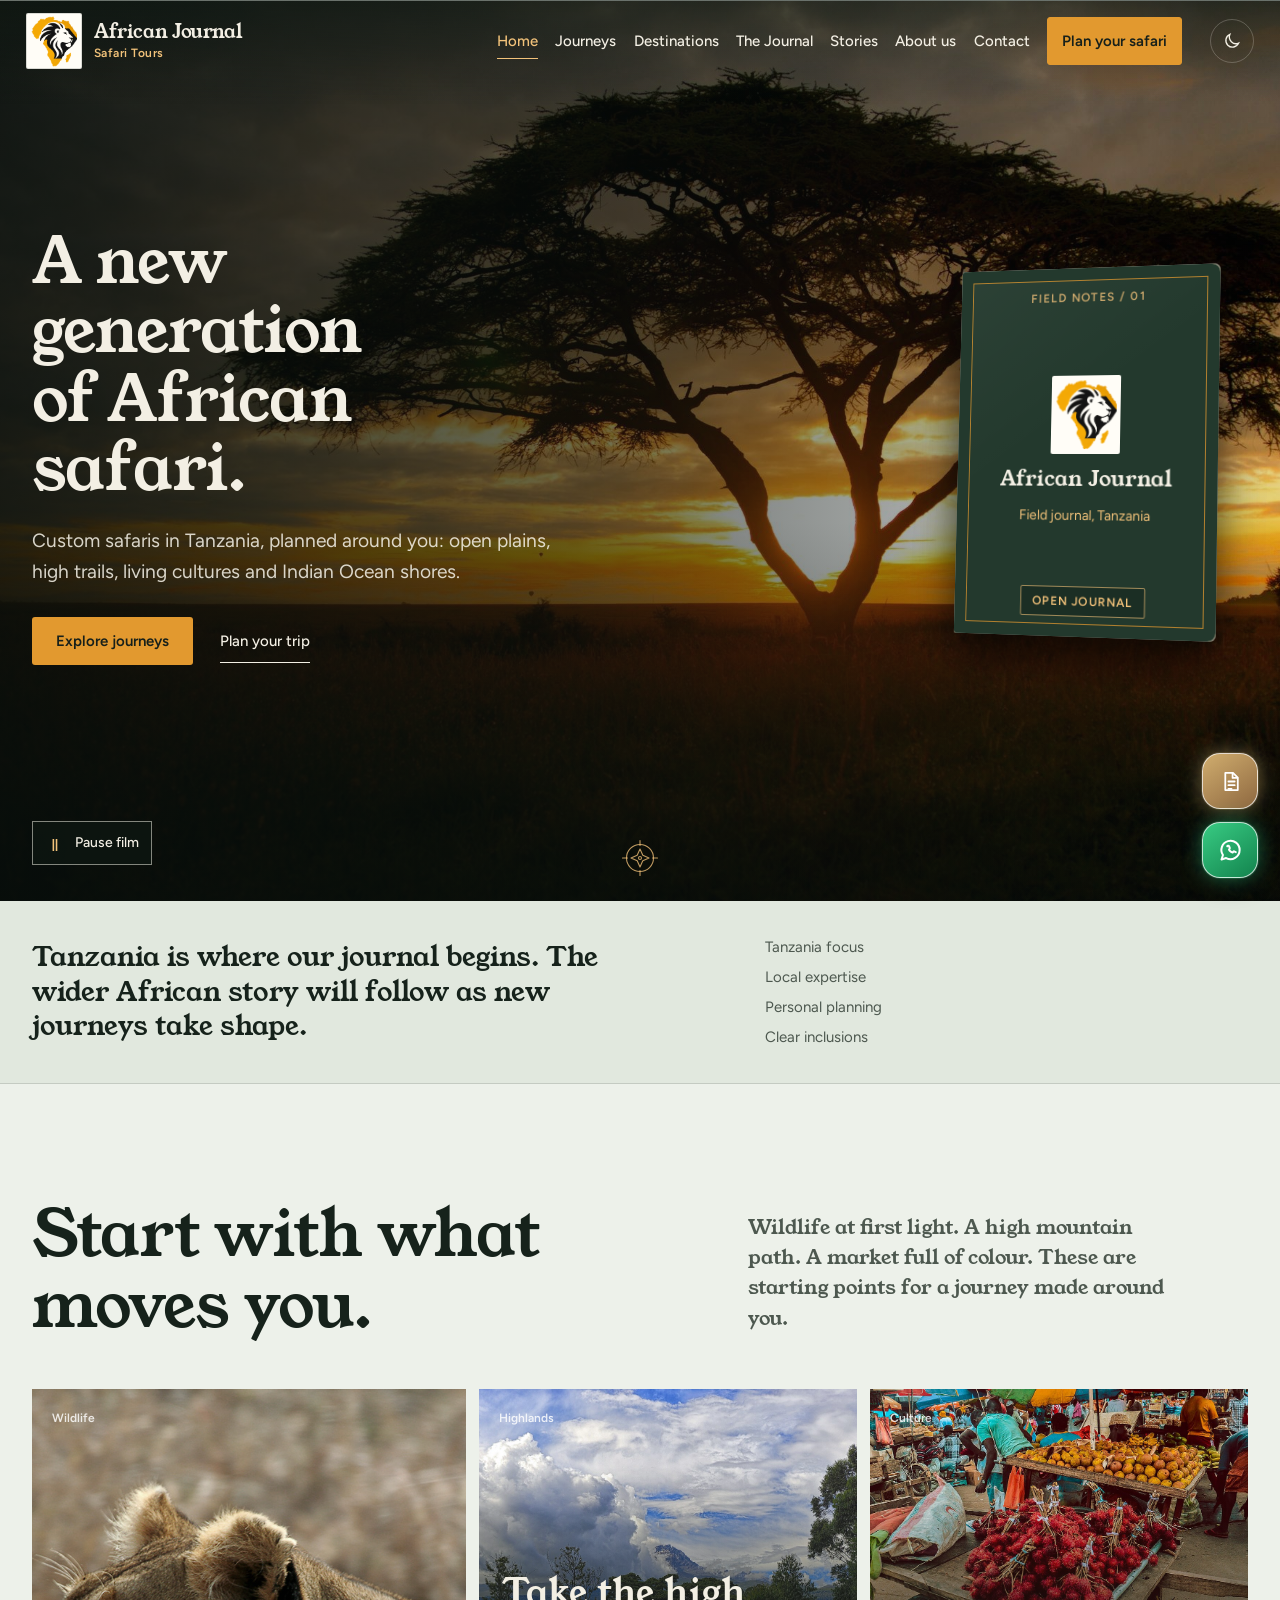
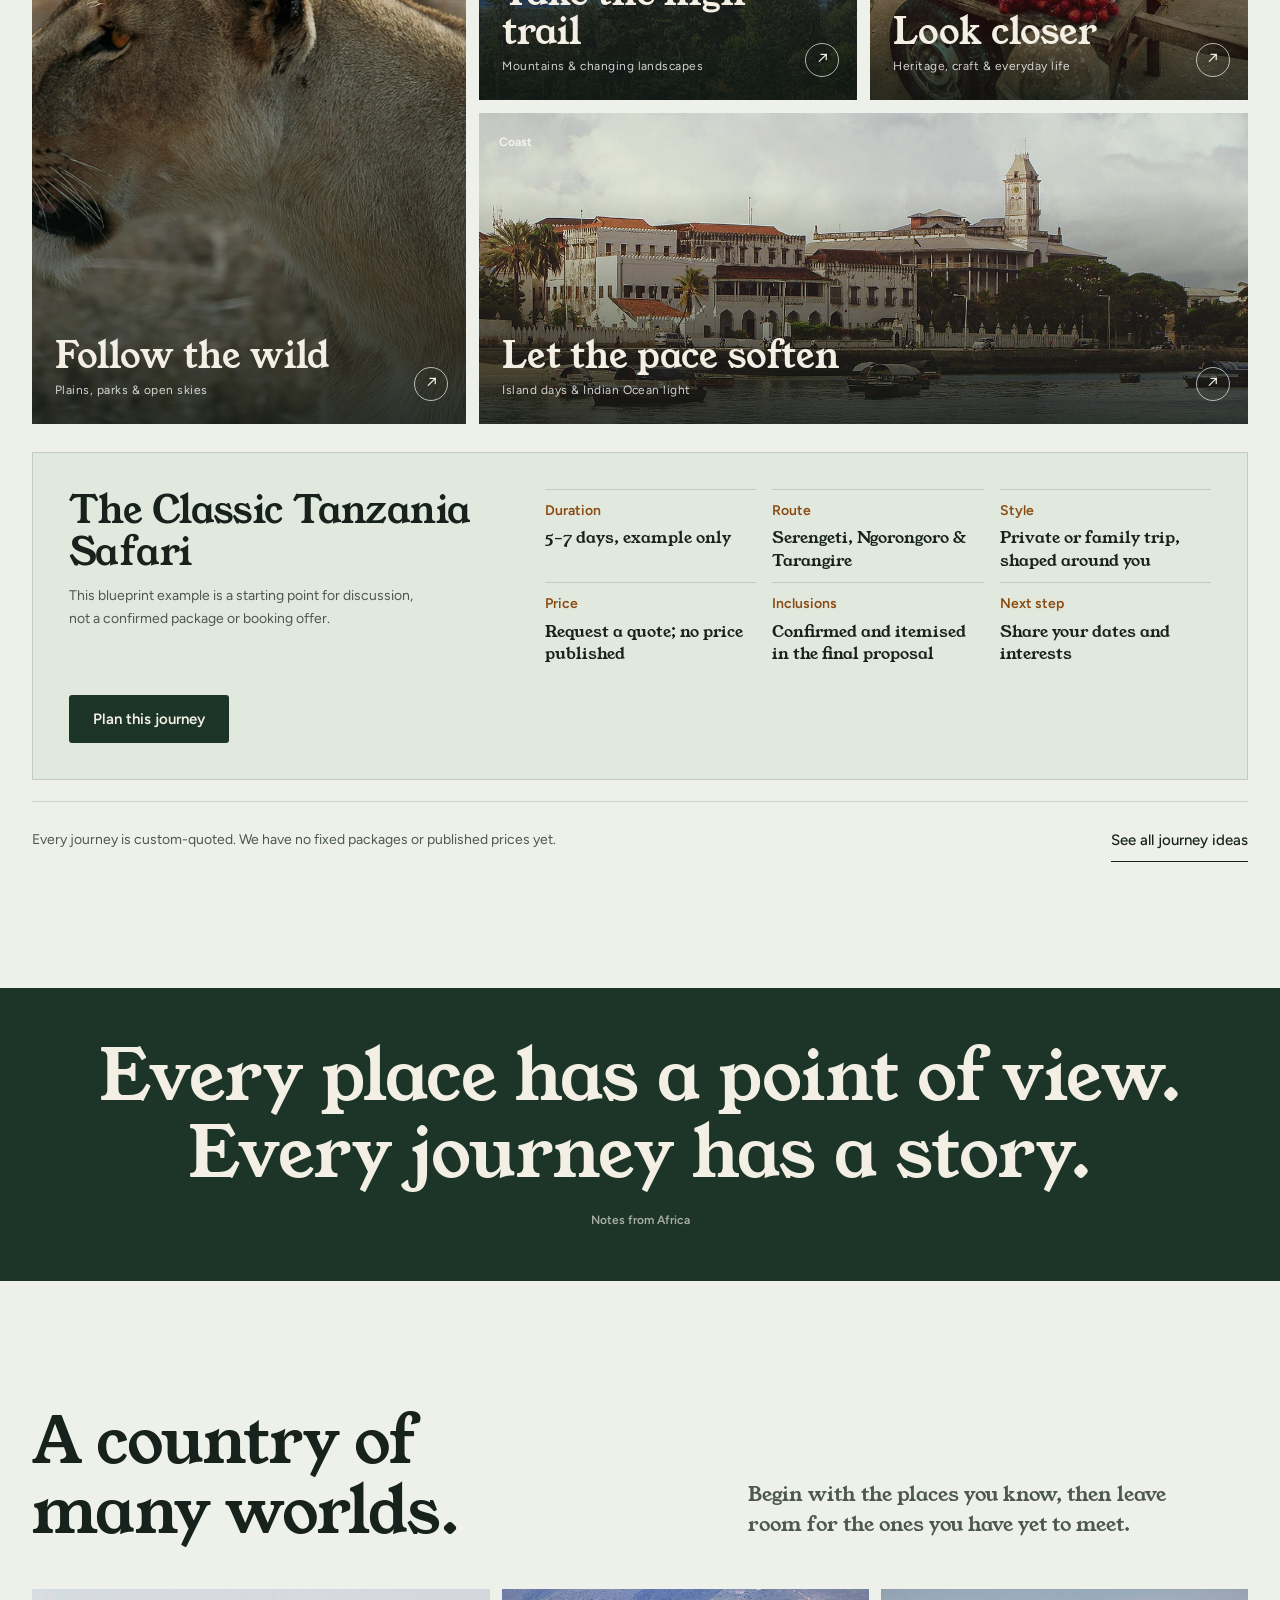
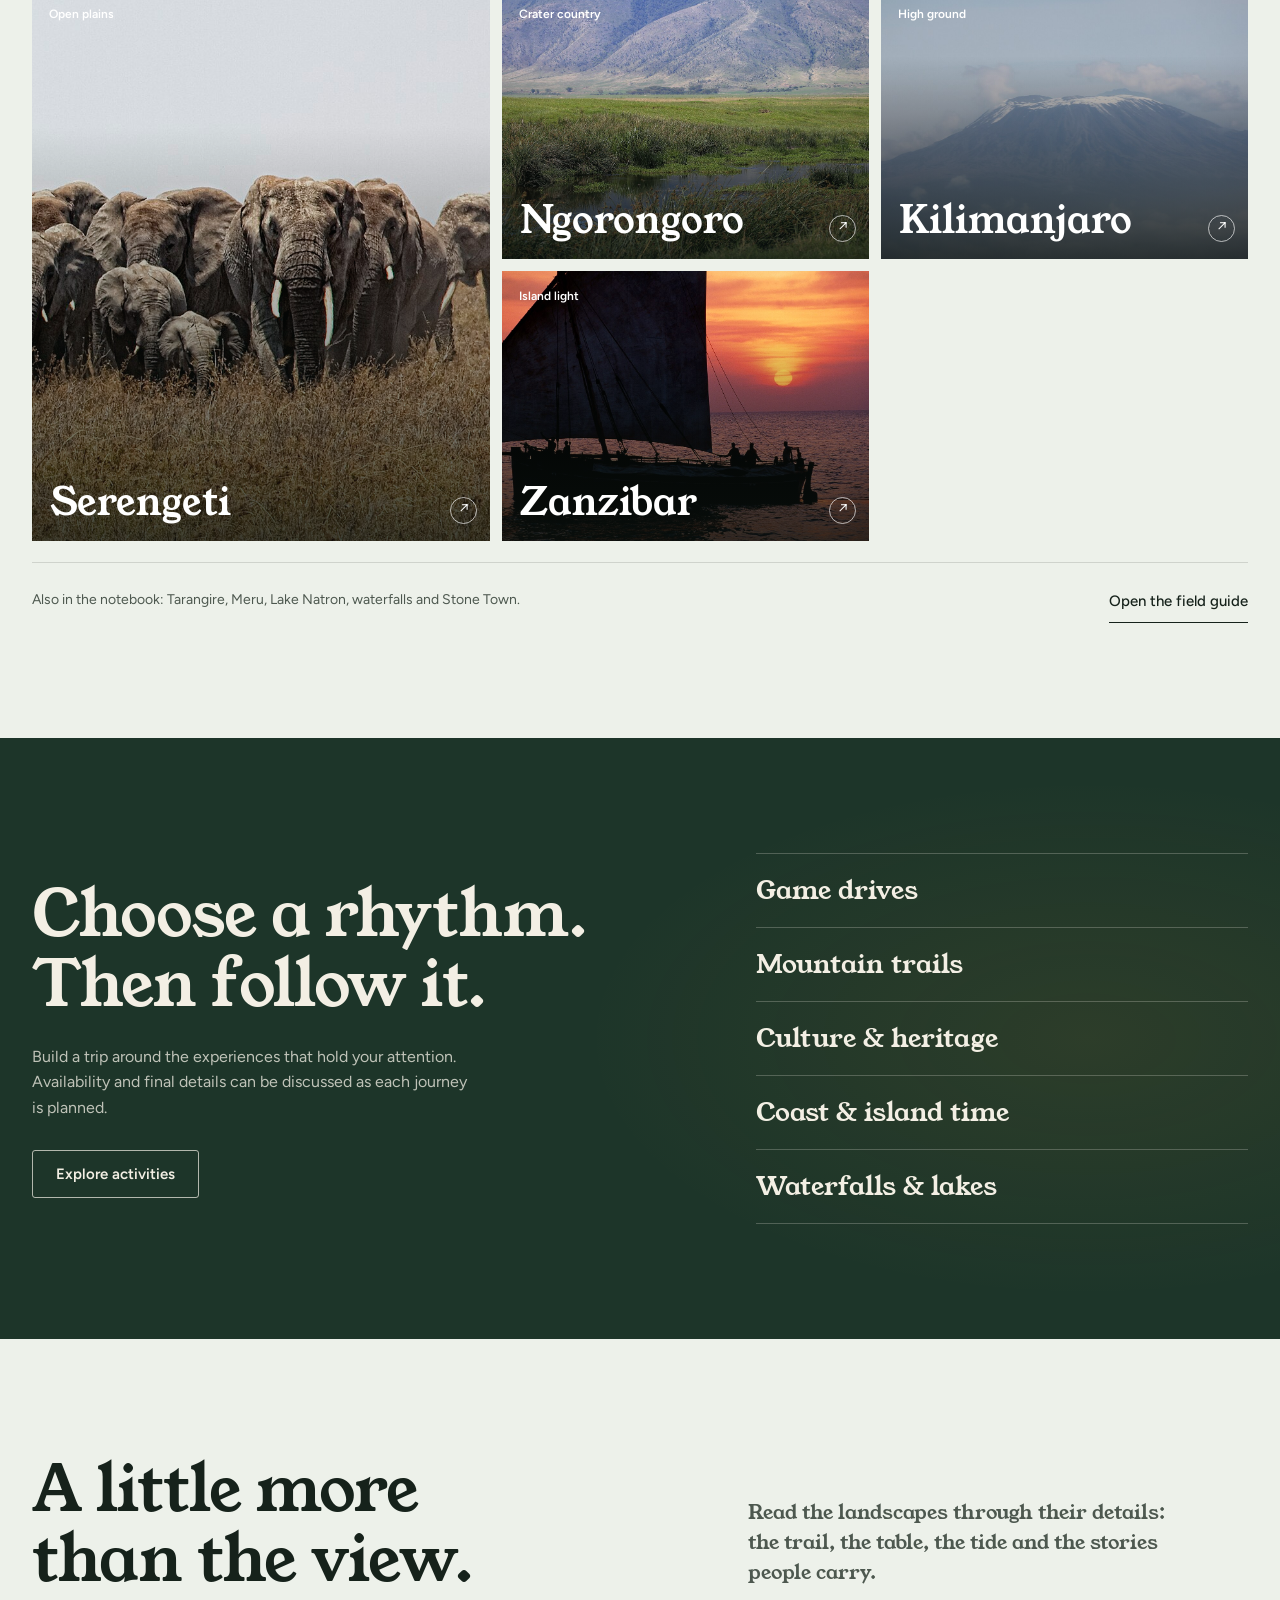
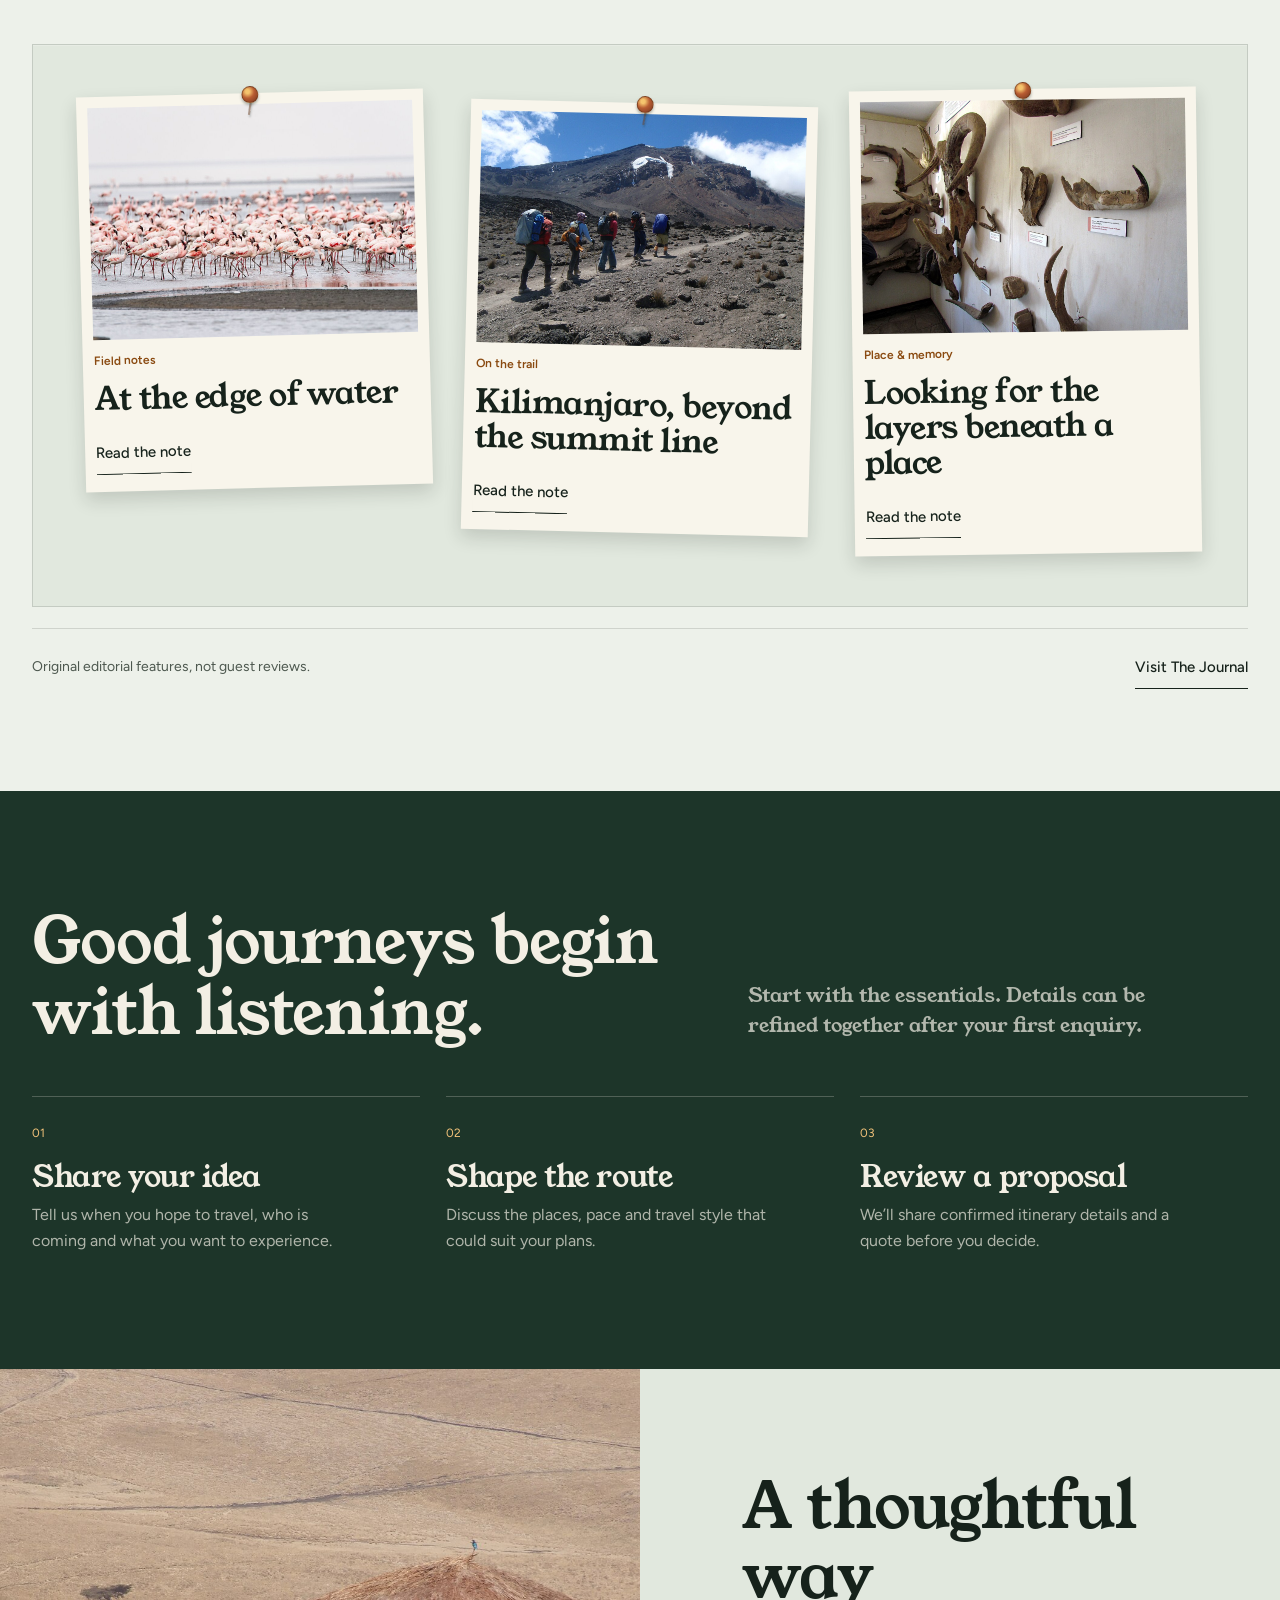
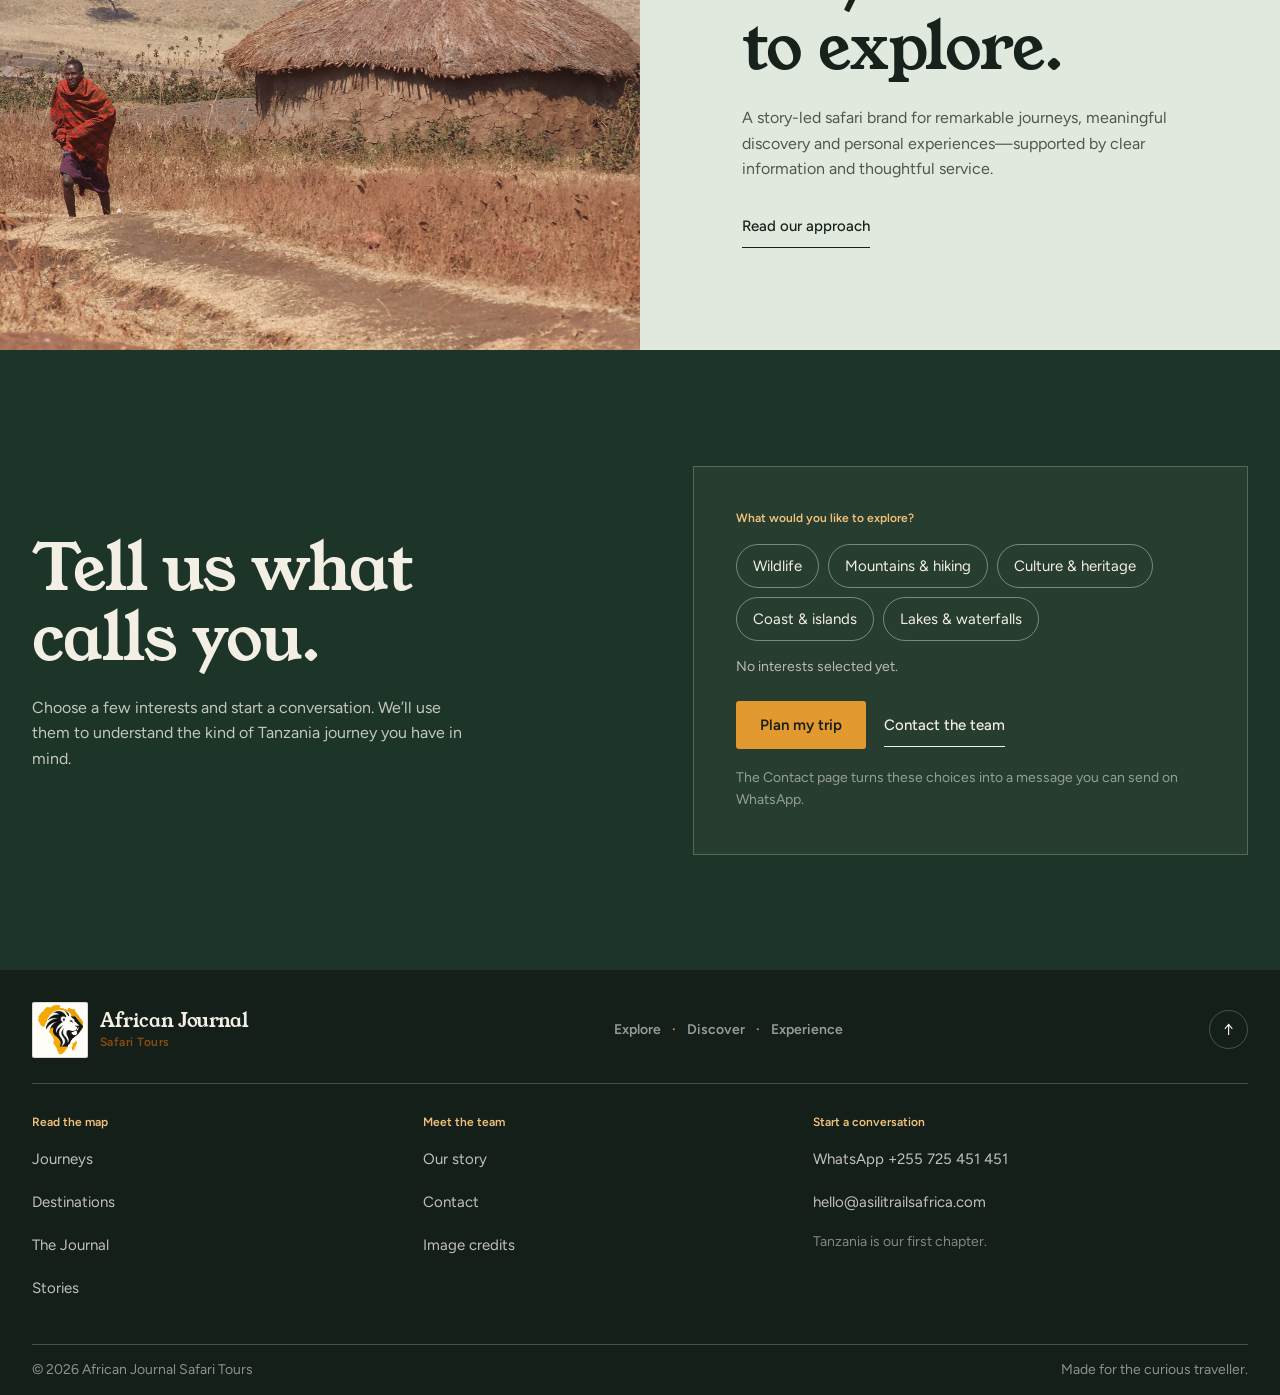
<file: index.html>
<!doctype html>
<html lang="en">
  <head>
    <meta charset="utf-8" />
    <meta name="viewport" content="width=device-width, initial-scale=1" />
    <meta name="color-scheme" content="light dark" /><meta name="theme-color" content="#17251f" />
    <meta name="description" content="The African Journal is a new generation of African safari, beginning in Tanzania. Explore places, field notes and custom journey ideas." />
    <meta property="og:title" content="African Journal Safari Tours | A new generation of African safari" />
    <meta property="og:description" content="Explore, discover and experience Tanzania through a more thoughtful safari journal." />
    <meta property="og:image" content="images/afj-social.png" />
    <link rel="icon" type="image/png" href="images/afj-emblem.png" />
    <link rel="apple-touch-icon" href="images/afj-emblem.png" />
    <link rel="preconnect" href="https://fonts.googleapis.com" /><link rel="preconnect" href="https://fonts.gstatic.com" crossorigin /><link rel="stylesheet" href="https://fonts.googleapis.com/css2?family=Figtree:wght@400;500;600&family=Young+Serif&display=swap" /><script>try{var t=localStorage.getItem("afj-theme")||(matchMedia("(prefers-color-scheme: dark)").matches?"dark":"light");document.documentElement.setAttribute("data-theme",t)}catch(e){}</script><link rel="stylesheet" href="css/styles.css" />

    <script defer src="js/script.js"></script>
    <title>African Journal Safari Tours | A new generation of African safari</title>
  </head>
  <body id="top">
    <canvas class="night-sky" aria-hidden="true"></canvas>
    <a class="skip-link" href="#main">Skip to content</a>
    <header class="site-header site-header-overlay">
      <div class="header-inner">
        <a class="brand" href="index.html" aria-label="African Journal Safari Tours home">
          <span class="brand-mark"><img src="images/afj-emblem.png" alt="" width="554" height="616" decoding="async" /></span>
          <span class="brand-words"><span>African Journal</span><small>Safari Tours</small></span>
        </a>
        <button class="menu-toggle" type="button" aria-label="Open navigation" aria-expanded="false" aria-controls="primary-nav">
          <span class="menu-label">Menu</span><span class="menu-icon" aria-hidden="true"><i></i><i></i></span>
        </button>
        <nav class="primary-nav" id="primary-nav" aria-label="Primary navigation">
          <a href="index.html" data-page="index.html">Home</a>
          <a href="journeys.html" data-page="journeys.html">Journeys</a>
          <a href="explore.html" data-page="explore.html">Destinations</a>
          <a href="journal.html" data-page="journal.html">The Journal</a>
          <a href="stories.html" data-page="stories.html">Stories</a>
          <a href="about.html" data-page="about.html">About us</a>
          <a href="contact.html" data-page="contact.html">Contact</a>
          <a class="nav-cta" href="contact.html">Plan your safari</a>
        </nav>
        <button class="theme-toggle" type="button" aria-pressed="false" aria-label="Switch to night theme"><svg class="i-moon" viewBox="0 0 24 24" aria-hidden="true"><path d="M20 14.5A8 8 0 0 1 9.5 4a8 8 0 1 0 10.5 10.5z"/></svg><svg class="i-sun" viewBox="0 0 24 24" aria-hidden="true"><circle cx="12" cy="12" r="4"/><path d="M12 2v2M12 20v2M4.9 4.9l1.4 1.4M17.7 17.7l1.4 1.4M2 12h2M20 12h2M4.9 19.1l1.4-1.4M17.7 6.3l1.4-1.4"/></svg></button>
      </div>
    </header>

    <main id="main">
      <section class="hero hero-home" aria-labelledby="home-title">
        <video class="hero-video" id="hero-video" autoplay muted loop playsinline preload="metadata" poster="wild_experience.jpg" aria-hidden="true">
          <source src="video.mp4" type="video/mp4" />
        </video>
        <div class="hero-shade"></div>
        <div class="hero-content shell">
          <h1 id="home-title">A new generation<br />of African safari.</h1>
          <p class="hero-deck">Custom safaris in Tanzania, planned around you: open plains, high trails, living cultures and Indian Ocean shores.</p>
          <div class="hero-actions">
            <a class="button button-gold" href="journeys.html">Explore journeys</a>
            <a class="text-link text-link-light" href="#plan">Plan your trip</a>
          </div>
          <div class="hero-journal">
            <div class="journal3d">
              <div class="jbook">
                <div class="jpage" aria-label="Field journal pages">
                  <div class="jpage-panels" aria-live="polite">
                    <article class="jpage-panel is-active" aria-hidden="false">
                      <span class="jpage-kicker">01 / WILDLIFE</span>
                      <h2>Open plains</h2>
                      <p>Shape a safari around Tanzania’s wildlife and wide horizons.</p>
                      <a href="journeys.html#wildlife">Explore safari ideas <span aria-hidden="true">↗</span></a>
                    </article>
                    <article class="jpage-panel" aria-hidden="true">
                      <span class="jpage-kicker">02 / MOUNTAINS</span>
                      <h2>Higher ground</h2>
                      <p>Find a trail and a pace that feel right for you.</p>
                      <a href="journeys.html#mountains">Explore mountain ideas <span aria-hidden="true">↗</span></a>
                    </article>
                    <article class="jpage-panel" aria-hidden="true">
                      <span class="jpage-kicker">03 / CULTURE</span>
                      <h2>Living stories</h2>
                      <p>Make room for local flavours, heritage and everyday life.</p>
                      <a href="journeys.html#culture">Explore culture ideas <span aria-hidden="true">↗</span></a>
                    </article>
                    <article class="jpage-panel" aria-hidden="true">
                      <span class="jpage-kicker">04 / THE COAST</span>
                      <h2>Island time</h2>
                      <p>Pair inland discovery with the Swahili coast or Zanzibar.</p>
                      <a href="journeys.html#coast">Explore coast ideas <span aria-hidden="true">↗</span></a>
                    </article>
                    <article class="jpage-panel" aria-hidden="true">
                      <span class="jpage-kicker">05 / YOUR JOURNEY</span>
                      <h2>Made for you</h2>
                      <p>Tell us what calls you. We’ll shape the details together.</p>
                      <a href="contact.html">Start planning <span aria-hidden="true">↗</span></a>
                    </article>
                  </div>
                  <div class="jpage-controls">
                    <button class="jpage-prev" type="button" aria-label="Previous journal page" disabled>←</button>
                    <span class="jpage-count" aria-live="polite">01 / 05</span>
                    <button class="jpage-next" type="button" aria-label="Next journal page">→</button>
                  </div>
                </div>
                <div class="jcover">
                  <div class="jface jfront"><img src="images/afj-emblem.png" alt="" width="554" height="616" /><strong>African Journal</strong><span>Field journal, Tanzania</span>
                    <button class="jtoggle" type="button" aria-expanded="false" aria-label="Open the field journal"></button></div>
                  <div class="jface jback">
                    <span class="jback-kicker">A FIELD GUIDE</span>
                    <p>Tanzania is our first chapter. Turn a page to find your starting point.</p>
                    <button class="jclose" type="button">Close journal</button>
                  </div>
                </div>
              </div>
            </div>
          </div>
        </div>
        <div class="hero-bottom-mark" aria-hidden="true">
          <svg viewBox="0 0 40 40" focusable="false">
            <circle cx="20" cy="20" r="13.5" />
            <path d="M20 2.5v5M20 32.5v5M2.5 20h5M32.5 20h5M20 11l2.8 6.2L29 20l-6.2 2.8L20 29l-2.8-6.2L11 20l6.2-2.8L20 11Z" />
            <circle cx="20" cy="20" r="1.5" />
          </svg>
        </div>
        <button class="video-toggle" type="button" data-video-toggle aria-pressed="false" aria-label="Pause background film">
          <span class="video-toggle-icon" aria-hidden="true">Ⅱ</span><span data-video-label>Pause film</span>
        </button>
      </section>

      <section class="intro-band" id="first-chapter" aria-label="Launch information">
        <div class="shell intro-band-grid">
          <p class="intro-statement">Tanzania is where our journal begins. The wider African story will follow as new journeys take shape.</p>
          <div class="proof-list" aria-label="About our launch">
            <span>Tanzania focus</span><span>Local expertise</span><span>Personal planning</span><span>Clear inclusions</span>
          </div>
        </div>
      </section>

      <section class="section shell section-journeys" id="journeys" aria-labelledby="journeys-title">
        <div class="section-heading">
          <div><h2 id="journeys-title">Start with what<br />moves you.</h2></div>
          <p class="section-intro">Wildlife at first light. A high mountain path. A market full of colour. These are starting points for a journey made around you.</p>
        </div>
        <div class="feature-grid">
          <a class="feature-card feature-card-tall" href="journeys.html#wildlife">
            <img src="images/journey-wildlife.jpg" alt="Lion in the grasses of the Serengeti" width="1000" height="667" loading="lazy" />
            <span class="feature-number">Wildlife</span><span class="feature-caption"><strong>Follow the wild</strong><small>Plains, parks &amp; open skies</small></span><span class="feature-arrow" aria-hidden="true">↗</span>
          </a>
          <a class="feature-card" href="journeys.html#mountains">
            <img src="images/journey-mountains.jpg" alt="Mount Kilimanjaro rising above the clouds" width="1000" height="667" loading="lazy" />
            <span class="feature-number">Highlands</span><span class="feature-caption"><strong>Take the high trail</strong><small>Mountains &amp; changing landscapes</small></span><span class="feature-arrow" aria-hidden="true">↗</span>
          </a>
          <a class="feature-card" href="journeys.html#culture">
            <img src="images/journey-culture.jpg" alt="Colourful produce at Darajani Market" width="1000" height="667" loading="lazy" />
            <span class="feature-number">Culture</span><span class="feature-caption"><strong>Look closer</strong><small>Heritage, craft &amp; everyday life</small></span><span class="feature-arrow" aria-hidden="true">↗</span>
          </a>
          <a class="feature-card feature-card-wide" href="journeys.html#coast">
            <img src="images/journey-coast.jpg" alt="Stone Town waterfront on Zanzibar" width="1000" height="667" loading="lazy" />
            <span class="feature-number">Coast</span><span class="feature-caption"><strong>Let the pace soften</strong><small>Island days &amp; Indian Ocean light</small></span><span class="feature-arrow" aria-hidden="true">↗</span>
          </a>
        </div>
        <article class="featured-itinerary" aria-labelledby="featured-itinerary-title">
          <div class="featured-itinerary-heading">
            <h3 id="featured-itinerary-title">The Classic Tanzania Safari</h3>
            <p>This blueprint example is a starting point for discussion, not a confirmed package or booking offer.</p>
          </div>
          <dl class="itinerary-facts">
            <div><dt>Duration</dt><dd>5–7 days, example only</dd></div>
            <div><dt>Route</dt><dd>Serengeti, Ngorongoro &amp; Tarangire</dd></div>
            <div><dt>Style</dt><dd>Private or family trip, shaped around you</dd></div>
            <div><dt>Price</dt><dd>Request a quote; no price published</dd></div>
            <div><dt>Inclusions</dt><dd>Confirmed and itemised in the final proposal</dd></div>
            <div><dt>Next step</dt><dd>Share your dates and interests</dd></div>
          </dl>
          <a class="button button-dark" href="contact.html">Plan this journey</a>
        </article>
        <div class="section-tail"><p>Every journey is custom-quoted. We have no fixed packages or published prices yet.</p><a class="text-link" href="journeys.html">See all journey ideas</a></div>
      </section>

      <section class="journal-rule-band" aria-label="Editorial motto"><p>Every place has a point of view.<br />Every journey has a story.</p><span>Notes from Africa</span></section>

      <section class="section shell section-destinations" id="destinations" aria-labelledby="destinations-title">
        <div class="section-heading section-heading-tight">
          <div><h2 id="destinations-title">A country of<br />many worlds.</h2></div>
          <p class="section-intro">Begin with the places you know, then leave room for the ones you have yet to meet.</p>
        </div>
        <div class="destination-grid">
          <a class="destination-card destination-card-large" href="explore.html#serengeti"><img src="images/ele.jpg" alt="Elephants moving across a Serengeti landscape" width="1000" height="667" loading="lazy" /><span class="destination-kicker" aria-hidden="true">Open plains</span><span class="destination-name">Serengeti</span><span class="destination-arrow" aria-hidden="true">↗</span></a>
          <a class="destination-card" href="explore.html#ngorongoro"><img src="images/ngorongoro-card.jpg" alt="The broad landscape of Ngorongoro Crater" width="1000" height="667" loading="lazy" /><span class="destination-kicker" aria-hidden="true">Crater country</span><span class="destination-name">Ngorongoro</span><span class="destination-arrow" aria-hidden="true">↗</span></a>
          <a class="destination-card" href="explore.html#kilimanjaro"><img src="images/kilimanjaro-card.jpg" alt="Mount Kilimanjaro viewed from above" width="1000" height="667" loading="lazy" /><span class="destination-kicker" aria-hidden="true">High ground</span><span class="destination-name">Kilimanjaro</span><span class="destination-arrow" aria-hidden="true">↗</span></a>
          <a class="destination-card" href="explore.html#zanzibar"><img src="images/dh.jpg" alt="A dhow sailing on the coast at sunset" width="1000" height="667" loading="lazy" /><span class="destination-kicker" aria-hidden="true">Island light</span><span class="destination-name">Zanzibar</span><span class="destination-arrow" aria-hidden="true">↗</span></a>
        </div>
        <div class="section-tail"><p>Also in the notebook: Tarangire, Meru, Lake Natron, waterfalls and Stone Town.</p><a class="text-link" href="explore.html">Open the field guide</a></div>
      </section>

      <section class="activities-band" aria-labelledby="activities-title">
        <div class="shell activities-layout">
          <div class="activities-copy"><h2 id="activities-title">Choose a rhythm.<br />Then follow it.</h2><p>Build a trip around the experiences that hold your attention. Availability and final details can be discussed as each journey is planned.</p><a class="button button-outline-light" href="explore.html#activities">Explore activities</a></div>
          <ul class="activity-list"><li><a href="explore.html#game-drives">Game drives</a></li><li><a href="explore.html#mountain-trails">Mountain trails</a></li><li><a href="explore.html#culture-experiences">Culture &amp; heritage</a></li><li><a href="explore.html#coast-experiences">Coast &amp; island time</a></li><li><a href="explore.html#water-and-land">Waterfalls &amp; lakes</a></li></ul>
        </div>
      </section>

      <section class="section shell journal-preview" aria-labelledby="journal-preview-title">
        <div class="section-heading">
          <div><h2 id="journal-preview-title">A little more<br />than the view.</h2></div>
          <p class="section-intro">Read the landscapes through their details: the trail, the table, the tide and the stories people carry.</p>
        </div>
        <div class="journal-cards">
          <article class="journal-card journal-card-lead"><a href="journal.html#natron"><img src="images/natron.jpg" alt="Flamingos on the shore of Lake Natron" width="1000" height="667" loading="lazy" /><span class="journal-card-meta">Field notes</span><h3>At the edge of water</h3><span class="text-link">Read the note</span></a></article>
          <article class="journal-card"><a href="journal.html#highlands"><img src="images/kil.jpg" alt="Mount Kilimanjaro above the clouds" width="1000" height="667" loading="lazy" /><span class="journal-card-meta">On the trail</span><h3>Kilimanjaro, beyond the summit line</h3><span class="text-link">Read the note</span></a></article>
          <article class="journal-card"><a href="journal.html#stone-town"><img src="images/museum.jpg" alt="An interior from Olduvai Museum" width="1000" height="667" loading="lazy" /><span class="journal-card-meta">Place &amp; memory</span><h3>Looking for the layers beneath a place</h3><span class="text-link">Read the note</span></a></article>
        </div>
        <div class="section-tail"><span>Original editorial features, not guest reviews.</span><a class="text-link" href="journal.html">Visit The Journal</a></div>
      </section>

      <section class="process-band" aria-labelledby="process-title"><div class="shell"><div class="section-heading section-heading-light"><div><h2 id="process-title">Good journeys begin with listening.</h2></div><p class="section-intro">Start with the essentials. Details can be refined together after your first enquiry.</p></div><ol class="process-steps"><li><span>01</span><h3>Share your idea</h3><p>Tell us when you hope to travel, who is coming and what you want to experience.</p></li><li><span>02</span><h3>Shape the route</h3><p>Discuss the places, pace and travel style that could suit your plans.</p></li><li><span>03</span><h3>Review a proposal</h3><p>We’ll share confirmed itinerary details and a quote before you decide.</p></li></ol></div></section>

      <section class="founders-band" aria-labelledby="founders-title">
        <div class="founders-image"><img src="images/maasai.jpg" alt="A traditional homestead in a Maasai village" width="1000" height="667" loading="lazy" /></div>
        <div class="founders-copy"><h2 id="founders-title">A thoughtful way<br />to explore.</h2><p>A story-led safari brand for remarkable journeys, meaningful discovery and personal experiences—supported by clear information and thoughtful service.</p><a class="text-link" href="about.html">Read our approach</a></div>
      </section>

      <section class="plan-section" id="plan" aria-labelledby="plan-title">
        <div class="shell plan-layout">
          <div class="plan-intro"><h2 id="plan-title">Tell us what<br />calls you.</h2><p>Choose a few interests and start a conversation. We’ll use them to understand the kind of Tanzania journey you have in mind.</p></div>
          <div class="plan-picker">
            <p class="picker-label">What would you like to explore?</p>
            <div class="interest-list" aria-label="Choose interests">
              <button type="button" class="interest-chip" data-interest="Wildlife" aria-pressed="false">Wildlife</button>
              <button type="button" class="interest-chip" data-interest="Mountains and hiking" aria-pressed="false">Mountains &amp; hiking</button>
              <button type="button" class="interest-chip" data-interest="Culture and heritage" aria-pressed="false">Culture &amp; heritage</button>
              <button type="button" class="interest-chip" data-interest="Coast and islands" aria-pressed="false">Coast &amp; islands</button>
              <button type="button" class="interest-chip" data-interest="Lakes and waterfalls" aria-pressed="false">Lakes &amp; waterfalls</button>
            </div>
            <p class="selected-interests" data-selected-interests aria-live="polite">No interests selected yet.</p>
            <div class="plan-actions"><a class="button button-gold" href="contact.html">Plan my trip</a><a class="text-link text-link-light" href="contact.html">Contact the team</a></div>
            <p class="privacy-note">The Contact page turns these choices into a message you can send on WhatsApp.</p>
          </div>
        </div>
      </section>
    </main>

    <footer class="site-footer">
      <div class="shell footer-top">
        <a class="brand brand-footer" href="index.html" aria-label="African Journal Safari Tours home"><span class="brand-mark"><img src="images/afj-emblem.png" alt="" width="554" height="616" loading="lazy" /></span><span class="brand-words"><span>African Journal</span><small>Safari Tours</small></span></a>
        <p class="footer-promise">Explore <span>·</span> Discover <span>·</span> Experience</p>
        <a class="back-top" href="#top" aria-label="Back to top">↑</a>
      </div>
      <div class="shell footer-links">
        <div><h2>Read the map</h2><a href="journeys.html">Journeys</a><a href="explore.html">Destinations</a><a href="journal.html">The Journal</a><a href="stories.html">Stories</a></div>
        <div><h2>Meet the team</h2><a href="about.html">Our story</a><a href="contact.html">Contact</a><a href="image-credits.html">Image credits</a></div>
        <div class="footer-contact"><h2>Start a conversation</h2><a href="https://wa.me/255725451451" data-whatsapp target="_blank" rel="noopener">WhatsApp +255 725 451 451</a><a href="mailto:hello@asilitrailsafrica.com">hello@asilitrailsafrica.com</a><small>Tanzania is our first chapter.</small></div>
      </div>
      <div class="shell footer-bottom"><span>© <span data-year>2026</span> African Journal Safari Tours</span><span>Made for the curious traveller.</span></div>
    </footer>
    <div class="floating-actions" role="group" aria-label="Quick contact">
      <span class="floating-status" data-contact-status role="status" aria-live="polite" hidden></span>
      <a class="contact-fab contact-fab-form" href="contact.html#contact-intro" data-tally-form aria-label="Open travel enquiry form" title="Travel enquiry form">
        <svg class="contact-fab-icon" viewBox="0 0 24 24" aria-hidden="true" focusable="false"><path d="M7 3.75h7.4L19 8.3v11.95H7z"/><path d="M14 4v4.6h4.6M10 12h6M10 15.5h6M10 19h3"/></svg>
        <span class="visually-hidden">Travel enquiry form</span>
      </a>
      <a class="contact-fab contact-fab-whatsapp" href="https://wa.me/255725451451" data-whatsapp target="_blank" rel="noopener" aria-label="Chat with African Journal Safari Tours on WhatsApp" title="Chat on WhatsApp">
        <svg class="contact-fab-icon" viewBox="0 0 24 24" aria-hidden="true" focusable="false"><path d="M20.1 11.65a8.1 8.1 0 0 1-11.98 7.1L4 20l1.29-4.02A8.1 8.1 0 1 1 20.1 11.65Z"/><path d="M9.12 8.22c.19-.43.39-.44.57-.44h.49c.16 0 .37.02.51.4l.64 1.55c.08.2.06.37-.05.53l-.44.55c-.12.14-.22.29-.1.51.12.22.53.86 1.14 1.4.78.69 1.43.9 1.66 1.01.22.1.35.09.49-.08l.65-.76c.16-.19.33-.22.53-.13l1.5.71"/></svg>
        <span class="visually-hidden">Chat on WhatsApp</span>
      </a>
    </div>
  </body>
</html>
</file>
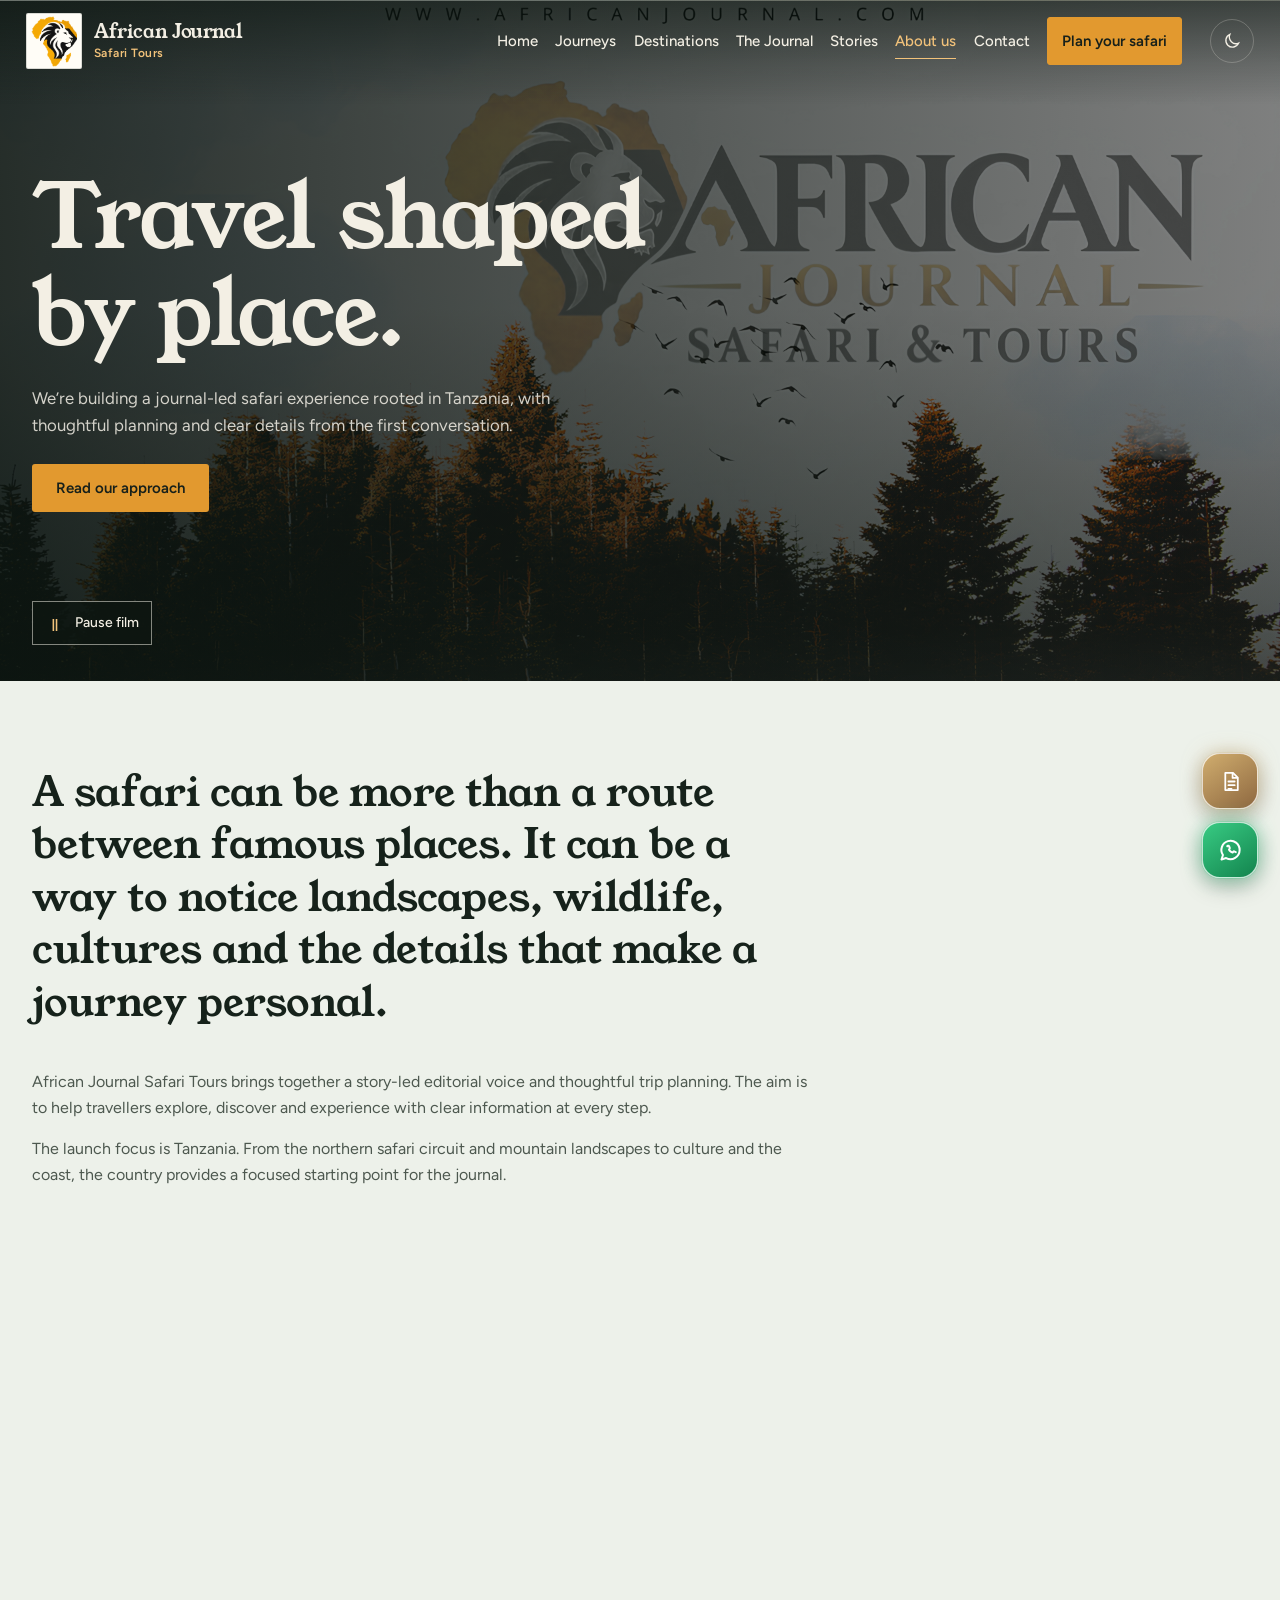
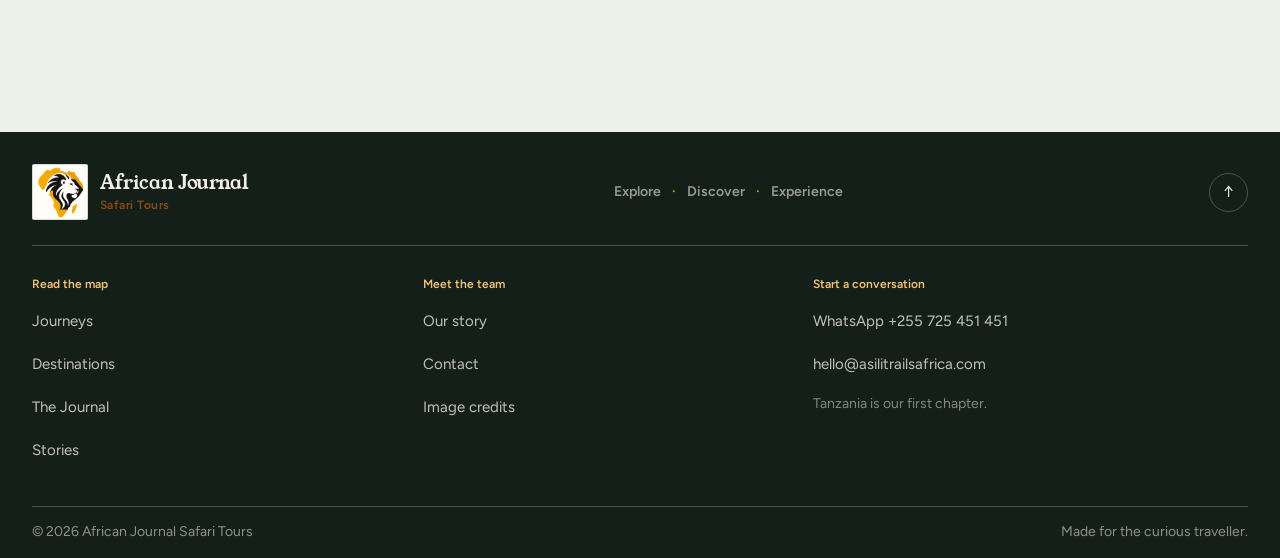
<file: about.html>
<!doctype html>
<html lang="en">
  <head>
    <meta charset="utf-8" />
    <meta name="viewport" content="width=device-width, initial-scale=1" />
    <meta name="color-scheme" content="light dark" />
    <meta name="theme-color" content="#17251f" />
    <meta
      name="description"
      content="Learn about the African Journal Safari Tours brand direction, planning approach, and Tanzania-first launch focus."
    />
    <meta
      property="og:title"
      content="Our approach | African Journal Safari Tours"
    />
    <meta
      property="og:description"
      content="A story-led safari brand built around thoughtful planning, local expertise and clear expectations."
    />
    <meta property="og:image" content="images/afj-social.png" />
    <link rel="icon" type="image/png" href="images/afj-emblem.png" />
    <link rel="preconnect" href="https://fonts.googleapis.com" />
    <link rel="preconnect" href="https://fonts.gstatic.com" crossorigin />
    <link
      rel="stylesheet"
      href="https://fonts.googleapis.com/css2?family=Figtree:wght@400;500;600&family=Young+Serif&display=swap"
    />
    <script>
      try {
        var t =
          localStorage.getItem("afj-theme") ||
          (matchMedia("(prefers-color-scheme: dark)").matches
            ? "dark"
            : "light");
        document.documentElement.setAttribute("data-theme", t);
      } catch (e) {}
    </script>
    <link rel="stylesheet" href="css/styles.css" />
    <script defer src="js/script.js"></script>
    <title>Our story | African Journal Safari Tours</title>
  </head>
  <body id="top">
    <canvas class="night-sky" aria-hidden="true"></canvas>
    <a class="skip-link" href="#main">Skip to content</a>
    <header class="site-header site-header-overlay">
      <div class="header-inner">
        <a
          class="brand"
          href="index.html"
          aria-label="African Journal Safari Tours home"
        >
          <span class="brand-mark"
            ><img
              src="images/afj-emblem.png"
              alt=""
              width="554"
              height="616"
              decoding="async"
          /></span>
          <span class="brand-words"
            ><span>African Journal</span><small>Safari Tours</small></span
          >
        </a>
        <button
          class="menu-toggle"
          type="button"
          aria-label="Open navigation"
          aria-expanded="false"
          aria-controls="primary-nav"
        >
          <span class="menu-label">Menu</span
          ><span class="menu-icon" aria-hidden="true"><i></i><i></i></span>
        </button>
        <nav
          class="primary-nav"
          id="primary-nav"
          aria-label="Primary navigation"
        >
          <a href="index.html" data-page="index.html">Home</a>
          <a href="journeys.html" data-page="journeys.html">Journeys</a>
          <a href="explore.html" data-page="explore.html">Destinations</a>
          <a href="journal.html" data-page="journal.html">The Journal</a>
          <a href="stories.html" data-page="stories.html">Stories</a>
          <a href="about.html" data-page="about.html">About us</a>
          <a href="contact.html" data-page="contact.html">Contact</a>
          <a class="nav-cta" href="contact.html">Plan your safari</a>
        </nav>
        <button
          class="theme-toggle"
          type="button"
          aria-pressed="false"
          aria-label="Switch to night theme"
        >
          <svg class="i-moon" viewBox="0 0 24 24" aria-hidden="true">
            <path d="M20 14.5A8 8 0 0 1 9.5 4a8 8 0 1 0 10.5 10.5z" /></svg
          ><svg class="i-sun" viewBox="0 0 24 24" aria-hidden="true">
            <circle cx="12" cy="12" r="4" />
            <path
              d="M12 2v2M12 20v2M4.9 4.9l1.4 1.4M17.7 17.7l1.4 1.4M2 12h2M20 12h2M4.9 19.1l1.4-1.4M17.7 6.3l1.4-1.4"
            />
          </svg>
        </button>
      </div>
    </header>
    <main id="main">
      <section class="page-hero page-hero-about" aria-labelledby="page-title">
        <video
          class="hero-video"
          id="hero-video"
          autoplay
          muted
          loop
          playsinline
          preload="metadata"
          poster="images/African_journal.jpg"
          aria-hidden="true"
        >
          <source src="about-hero.mp4" type="video/mp4" />
        </video>
        <div class="page-hero-shade"></div>
        <div class="shell page-hero-copy">
          <h1 id="page-title">Travel shaped<br />by place.</h1>
          <p>
            We’re building a journal-led safari experience rooted in Tanzania,
            with thoughtful planning and clear details from the first
            conversation.
          </p>
          <a class="button button-gold" href="#story">Read our approach</a>
        </div>
        <button
          class="video-toggle"
          type="button"
          data-video-toggle
          aria-pressed="false"
          aria-label="Pause background film"
        >
          <span class="video-toggle-icon" aria-hidden="true">Ⅱ</span
          ><span data-video-label>Pause film</span>
        </button>
      </section>
      <section class="story-opening shell" id="story">
        <div class="story-opening-copy">
          <p class="story-lead">
            A safari can be more than a route between famous places. It can be a
            way to notice landscapes, wildlife, cultures and the details that
            make a journey personal.
          </p>
          <p>
            African Journal Safari Tours brings together a story-led editorial
            voice and thoughtful trip planning. The aim is to help travellers
            explore, discover and experience with clear information at every
            step.
          </p>
          <p>
            The launch focus is Tanzania. From the northern safari circuit and
            mountain landscapes to culture and the coast, the country provides a
            focused starting point for the journal.
          </p>
        </div>
      </section>
      <section class="about-image-band">
        <img
          src="images/first-chapter.jpg"
          alt="A Maasai village landscape"
          width="1200"
          height="800"
          loading="lazy"
        />
        <p>Our first chapter starts in Tanzania.</p>
      </section>
      <section
        class="section shell about-principles"
        aria-labelledby="principles-title"
      >
        <div class="section-heading">
          <div>
            <h2 id="principles-title">Personal by<br />design.</h2>
          </div>
          <p class="section-intro">
            A good first plan begins by listening. We want to understand your
            interests and share clear details before anything is confirmed.
          </p>
        </div>
        <div class="principle-grid">
          <article>
            <h3>Start with you</h3>
            <p>
              Dates, interests, pace and priorities make a better starting point
              than a one-size-fits-all itinerary.
            </p>
          </article>
          <article>
            <h3>Keep it clear</h3>
            <p>
              Journey details and quotes should be discussed before a plan is
              confirmed.
            </p>
          </article>
          <article>
            <h3>Stay curious</h3>
            <p>
              Look beyond the familiar highlights to the landscapes, cultures
              and everyday details of a place.
            </p>
          </article>
        </div>
      </section>
      <section class="vision-band">
        <div class="shell vision-layout">
          <div>
            <h2>Tanzania first.<br />Africa in time.</h2>
            <p>
              The launch focus is Tanzania. New destinations should be added
              only as routes and operations are confirmed.
            </p>
          </div>
          <a class="button button-outline-light" href="journeys.html"
            >Explore Tanzania ideas</a
          >
        </div>
      </section>
      <section class="section shell plan-inline">
        <div class="plan-inline-copy">
          <h2>Let’s begin<br />with your idea.</h2>
          <p>
            Tell us what you would like to discover in Tanzania. We’ll start
            with a conversation and share a quote once your trip details are
            understood.
          </p>
        </div>
        <div class="plan-inline-actions">
          <a class="button button-dark" href="contact.html">Plan your trip</a
          ><a class="text-link" href="contact.html">Contact details</a>
        </div>
      </section>
    </main>
    <footer class="site-footer">
      <div class="shell footer-top">
        <a
          class="brand brand-footer"
          href="index.html"
          aria-label="African Journal Safari Tours home"
          ><span class="brand-mark"
            ><img
              src="images/afj-emblem.png"
              alt=""
              width="554"
              height="616"
              loading="lazy" /></span
          ><span class="brand-words"
            ><span>African Journal</span><small>Safari Tours</small></span
          ></a
        >
        <p class="footer-promise">
          Explore <span>·</span> Discover <span>·</span> Experience
        </p>
        <a class="back-top" href="#top" aria-label="Back to top">↑</a>
      </div>
      <div class="shell footer-links">
        <div>
          <h2>Read the map</h2>
          <a href="journeys.html">Journeys</a
          ><a href="explore.html">Destinations</a
          ><a href="journal.html">The Journal</a
          ><a href="stories.html">Stories</a>
        </div>
        <div>
          <h2>Meet the team</h2>
          <a href="about.html">Our story</a><a href="contact.html">Contact</a
          ><a href="image-credits.html">Image credits</a>
        </div>
        <div class="footer-contact">
          <h2>Start a conversation</h2>
          <a
            href="https://wa.me/255725451451"
            data-whatsapp
            target="_blank"
            rel="noopener"
            >WhatsApp +255 725 451 451</a
          ><a href="mailto:hello@asilitrailsafrica.com"
            >hello@asilitrailsafrica.com</a
          ><small>Tanzania is our first chapter.</small>
        </div>
      </div>
      <div class="shell footer-bottom">
        <span>© <span data-year>2026</span> African Journal Safari Tours</span
        ><span>Made for the curious traveller.</span>
      </div>
    </footer>
    <div class="floating-actions" role="group" aria-label="Quick contact">
      <span
        class="floating-status"
        data-contact-status
        role="status"
        aria-live="polite"
        hidden
      ></span>
      <a
        class="contact-fab contact-fab-form"
        href="contact.html#contact-intro"
        data-tally-form
        aria-label="Open travel enquiry form"
        title="Travel enquiry form"
      >
        <svg
          class="contact-fab-icon"
          viewBox="0 0 24 24"
          aria-hidden="true"
          focusable="false"
        >
          <path d="M7 3.75h7.4L19 8.3v11.95H7z" />
          <path d="M14 4v4.6h4.6M10 12h6M10 15.5h6M10 19h3" />
        </svg>
        <span class="visually-hidden">Travel enquiry form</span>
      </a>
      <a
        class="contact-fab contact-fab-whatsapp"
        href="https://wa.me/255725451451"
        data-whatsapp
        target="_blank"
        rel="noopener"
        aria-label="Chat with African Journal Safari Tours on WhatsApp"
        title="Chat on WhatsApp"
      >
        <svg
          class="contact-fab-icon"
          viewBox="0 0 24 24"
          aria-hidden="true"
          focusable="false"
        >
          <path
            d="M20.1 11.65a8.1 8.1 0 0 1-11.98 7.1L4 20l1.29-4.02A8.1 8.1 0 1 1 20.1 11.65Z"
          />
          <path
            d="M9.12 8.22c.19-.43.39-.44.57-.44h.49c.16 0 .37.02.51.4l.64 1.55c.08.2.06.37-.05.53l-.44.55c-.12.14-.22.29-.1.51.12.22.53.86 1.14 1.4.78.69 1.43.9 1.66 1.01.22.1.35.09.49-.08l.65-.76c.16-.19.33-.22.53-.13l1.5.71"
          />
        </svg>
        <span class="visually-hidden">Chat on WhatsApp</span>
      </a>
    </div>
  </body>
</html>
</file>
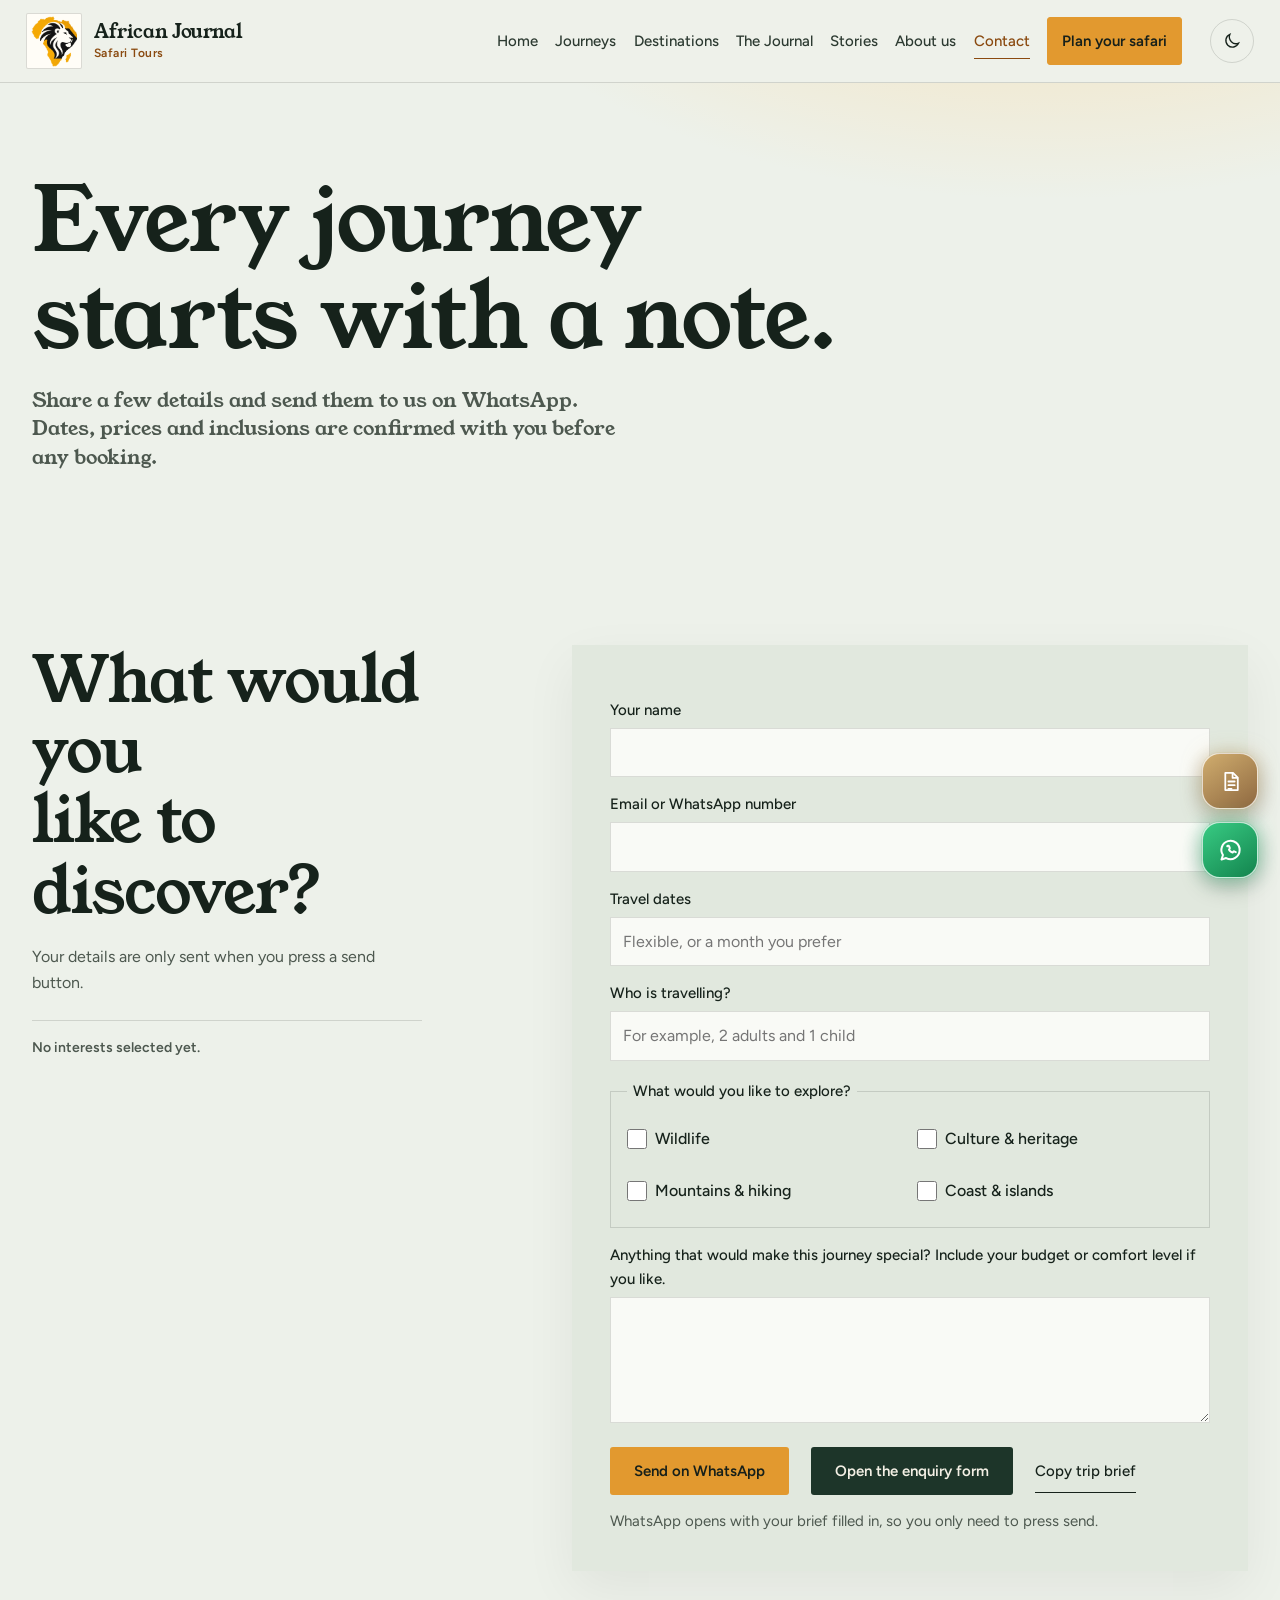
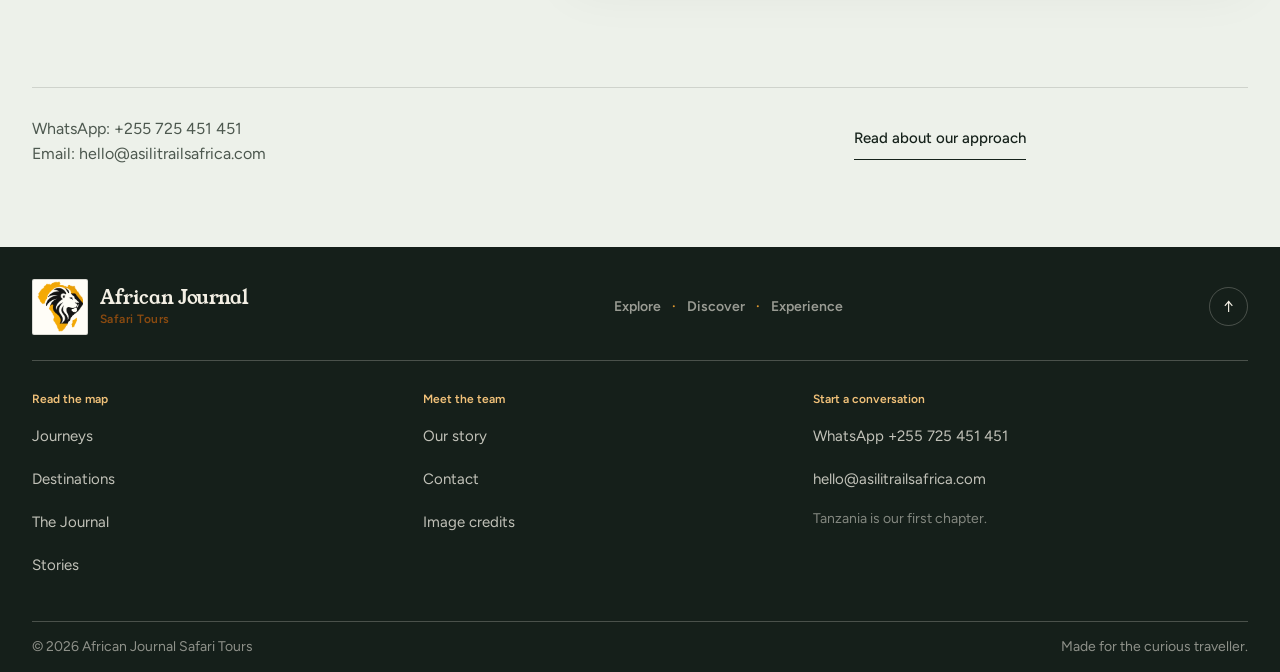
<file: contact.html>
<!doctype html>
<html lang="en">
  <head>
    <meta charset="utf-8" /><meta name="viewport" content="width=device-width, initial-scale=1" /><meta name="color-scheme" content="light dark" /><meta name="theme-color" content="#17251f" />
    <meta name="description" content="Contact African Journal Safari Tours to discuss a custom Tanzania journey." />
    <meta property="og:title" content="Contact | African Journal Safari Tours" /><meta property="og:description" content="Start a conversation about your Tanzania journey." /><meta property="og:image" content="images/afj-social.png" />
    <link rel="icon" type="image/png" href="images/afj-emblem.png" /><link rel="preconnect" href="https://fonts.googleapis.com" /><link rel="preconnect" href="https://fonts.gstatic.com" crossorigin /><link rel="stylesheet" href="https://fonts.googleapis.com/css2?family=Figtree:wght@400;500;600&family=Young+Serif&display=swap" /><script>try{var t=localStorage.getItem("afj-theme")||(matchMedia("(prefers-color-scheme: dark)").matches?"dark":"light");document.documentElement.setAttribute("data-theme",t)}catch(e){}</script><link rel="stylesheet" href="css/styles.css" /><script defer src="js/script.js"></script>
    <title>Contact | African Journal Safari Tours</title>
  </head>
  <body id="top">
    <canvas class="night-sky" aria-hidden="true"></canvas>
    <a class="skip-link" href="#main">Skip to content</a>
    <header class="site-header">
      <div class="header-inner">
        <a class="brand" href="index.html" aria-label="African Journal Safari Tours home">
          <span class="brand-mark"><img src="images/afj-emblem.png" alt="" width="554" height="616" decoding="async" /></span>
          <span class="brand-words"><span>African Journal</span><small>Safari Tours</small></span>
        </a>
        <button class="menu-toggle" type="button" aria-label="Open navigation" aria-expanded="false" aria-controls="primary-nav">
          <span class="menu-label">Menu</span><span class="menu-icon" aria-hidden="true"><i></i><i></i></span>
        </button>
        <nav class="primary-nav" id="primary-nav" aria-label="Primary navigation">
          <a href="index.html" data-page="index.html">Home</a>
          <a href="journeys.html" data-page="journeys.html">Journeys</a>
          <a href="explore.html" data-page="explore.html">Destinations</a>
          <a href="journal.html" data-page="journal.html">The Journal</a>
          <a href="stories.html" data-page="stories.html">Stories</a>
          <a href="about.html" data-page="about.html">About us</a>
          <a href="contact.html" data-page="contact.html">Contact</a>
          <a class="nav-cta" href="contact.html">Plan your safari</a>
        </nav>
        <button class="theme-toggle" type="button" aria-pressed="false" aria-label="Switch to night theme"><svg class="i-moon" viewBox="0 0 24 24" aria-hidden="true"><path d="M20 14.5A8 8 0 0 1 9.5 4a8 8 0 1 0 10.5 10.5z"/></svg><svg class="i-sun" viewBox="0 0 24 24" aria-hidden="true"><circle cx="12" cy="12" r="4"/><path d="M12 2v2M12 20v2M4.9 4.9l1.4 1.4M17.7 17.7l1.4 1.4M2 12h2M20 12h2M4.9 19.1l1.4-1.4M17.7 6.3l1.4-1.4"/></svg></button>
      </div>
    </header>
    <main id="main">
      <section class="contact-intro shell" id="contact-intro"><h1>Every journey<br />starts with a note.</h1><p class="contact-deck">Share a few details and send them to us on WhatsApp. Dates, prices and inclusions are confirmed with you before any booking.</p></section>
      <section class="section shell trip-planner" aria-labelledby="trip-planner-title">
        <div class="trip-planner-heading"><h2 id="trip-planner-title">What would you<br />like to discover?</h2><p>Your details are only sent when you press a send button.</p><p class="trip-interests" data-selected-interests aria-live="polite">No interests selected yet.</p></div>
        <form class="trip-form" id="trip-form" novalidate>
          <div><label for="traveller-name">Your name</label><input id="traveller-name" name="name" autocomplete="name" required /></div>
          <div><label for="traveller-contact">Email or WhatsApp number</label><input id="traveller-contact" name="contact" autocomplete="email" required /></div>
          <div><label for="travel-dates">Travel dates</label><input id="travel-dates" name="dates" placeholder="Flexible, or a month you prefer" /></div>
          <div><label for="travellers">Who is travelling?</label><input id="travellers" name="travellers" placeholder="For example, 2 adults and 1 child" /></div>
          <fieldset class="trip-interest-options">
            <legend>What would you like to explore?</legend>
            <label><input type="checkbox" name="interest" value="Wildlife" data-interest="Wildlife" /> Wildlife</label>
            <label><input type="checkbox" name="interest" value="Culture and heritage" data-interest="Culture and heritage" /> Culture &amp; heritage</label>
            <label><input type="checkbox" name="interest" value="Mountains and hiking" data-interest="Mountains and hiking" /> Mountains &amp; hiking</label>
            <label><input type="checkbox" name="interest" value="Coast and islands" data-interest="Coast and islands" /> Coast &amp; islands</label>
          </fieldset>
          <div><label for="trip-notes">Anything that would make this journey special? Include your budget or comfort level if you like.</label><textarea id="trip-notes" name="notes" rows="4"></textarea></div>
          <div class="trip-actions">
            <button class="button button-gold" type="submit">Send on WhatsApp</button>
            <button class="button button-dark" type="button" id="open-tally">Open the enquiry form</button>
            <button class="text-link" type="button" id="copy-trip-brief">Copy trip brief</button>
          </div>
          <p class="trip-status" id="trip-status" role="status">WhatsApp opens with your brief filled in, so you only need to press send.</p>
          <div class="trip-draft" id="trip-draft" hidden><textarea id="trip-draft-text" rows="8" readonly aria-label="Trip brief to copy"></textarea></div>
        </form>
      </section>
      <section class="contact-note shell"><p>WhatsApp: <a href="https://wa.me/255725451451" data-whatsapp target="_blank" rel="noopener">+255 725 451 451</a><br />Email: <a href="mailto:hello@asilitrailsafrica.com">hello@asilitrailsafrica.com</a></p><a class="text-link" href="about.html">Read about our approach</a></section>
    </main>
    <footer class="site-footer"><div class="shell footer-top"><a class="brand brand-footer" href="index.html" aria-label="African Journal Safari Tours home"><span class="brand-mark"><img src="images/afj-emblem.png" alt="" width="554" height="616" loading="lazy" /></span><span class="brand-words"><span>African Journal</span><small>Safari Tours</small></span></a><p class="footer-promise">Explore <span>·</span> Discover <span>·</span> Experience</p><a class="back-top" href="#top" aria-label="Back to top">↑</a></div><div class="shell footer-links"><div><h2>Read the map</h2><a href="journeys.html">Journeys</a><a href="explore.html">Destinations</a><a href="journal.html">The Journal</a><a href="stories.html">Stories</a></div><div><h2>Meet the team</h2><a href="about.html">Our story</a><a href="contact.html">Contact</a><a href="image-credits.html">Image credits</a></div><div class="footer-contact"><h2>Start a conversation</h2><a href="https://wa.me/255725451451" data-whatsapp target="_blank" rel="noopener">WhatsApp +255 725 451 451</a><a href="mailto:hello@asilitrailsafrica.com">hello@asilitrailsafrica.com</a><small>Tanzania is our first chapter.</small></div></div><div class="shell footer-bottom"><span>© <span data-year>2026</span> African Journal Safari Tours</span><span>Made for the curious traveller.</span></div></footer>
    <div class="floating-actions" role="group" aria-label="Quick contact">
      <span class="floating-status" data-contact-status role="status" aria-live="polite" hidden></span>
      <a class="contact-fab contact-fab-form" href="contact.html#contact-intro" data-tally-form aria-label="Open travel enquiry form" title="Travel enquiry form">
        <svg class="contact-fab-icon" viewBox="0 0 24 24" aria-hidden="true" focusable="false"><path d="M7 3.75h7.4L19 8.3v11.95H7z"/><path d="M14 4v4.6h4.6M10 12h6M10 15.5h6M10 19h3"/></svg>
        <span class="visually-hidden">Travel enquiry form</span>
      </a>
      <a class="contact-fab contact-fab-whatsapp" href="https://wa.me/255725451451" data-whatsapp target="_blank" rel="noopener" aria-label="Chat with African Journal Safari Tours on WhatsApp" title="Chat on WhatsApp">
        <svg class="contact-fab-icon" viewBox="0 0 24 24" aria-hidden="true" focusable="false"><path d="M20.1 11.65a8.1 8.1 0 0 1-11.98 7.1L4 20l1.29-4.02A8.1 8.1 0 1 1 20.1 11.65Z"/><path d="M9.12 8.22c.19-.43.39-.44.57-.44h.49c.16 0 .37.02.51.4l.64 1.55c.08.2.06.37-.05.53l-.44.55c-.12.14-.22.29-.1.51.12.22.53.86 1.14 1.4.78.69 1.43.9 1.66 1.01.22.1.35.09.49-.08l.65-.76c.16-.19.33-.22.53-.13l1.5.71"/></svg>
        <span class="visually-hidden">Chat on WhatsApp</span>
      </a>
    </div>
  </body>
</html>
</file>
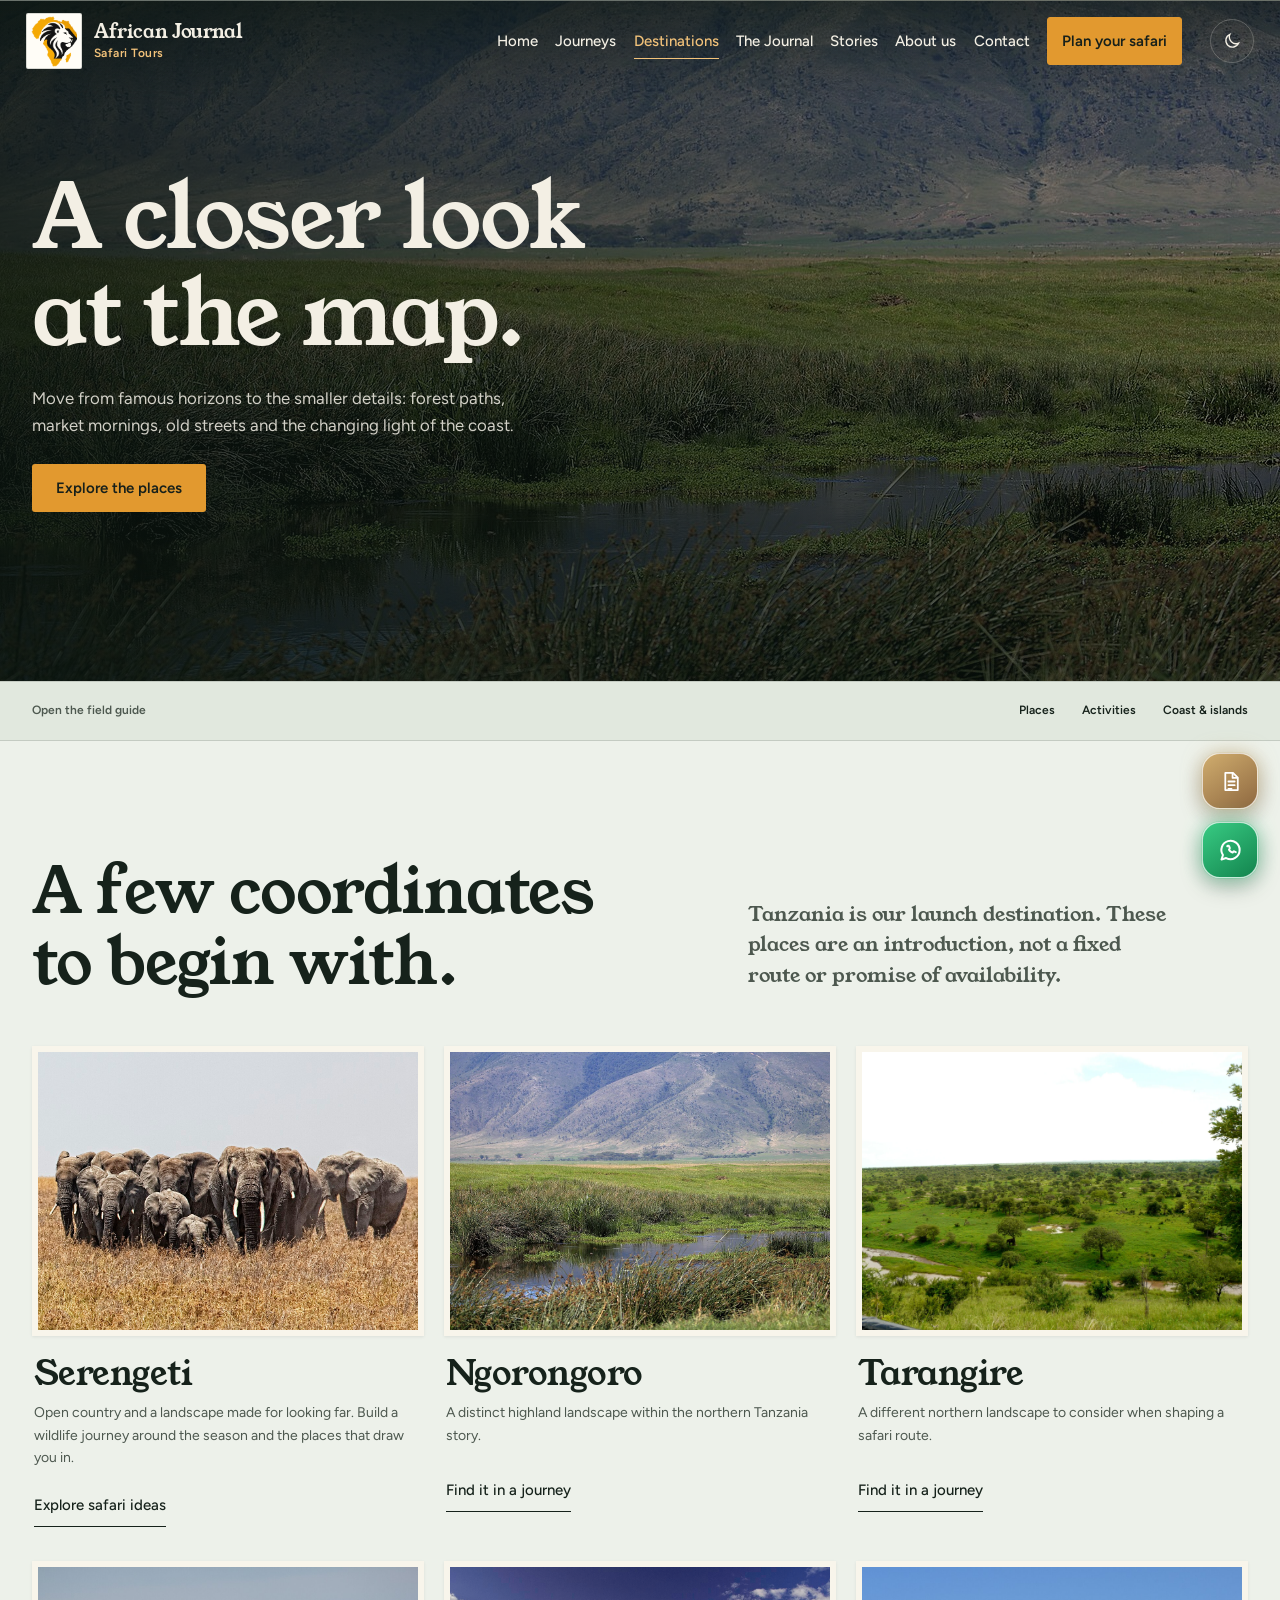
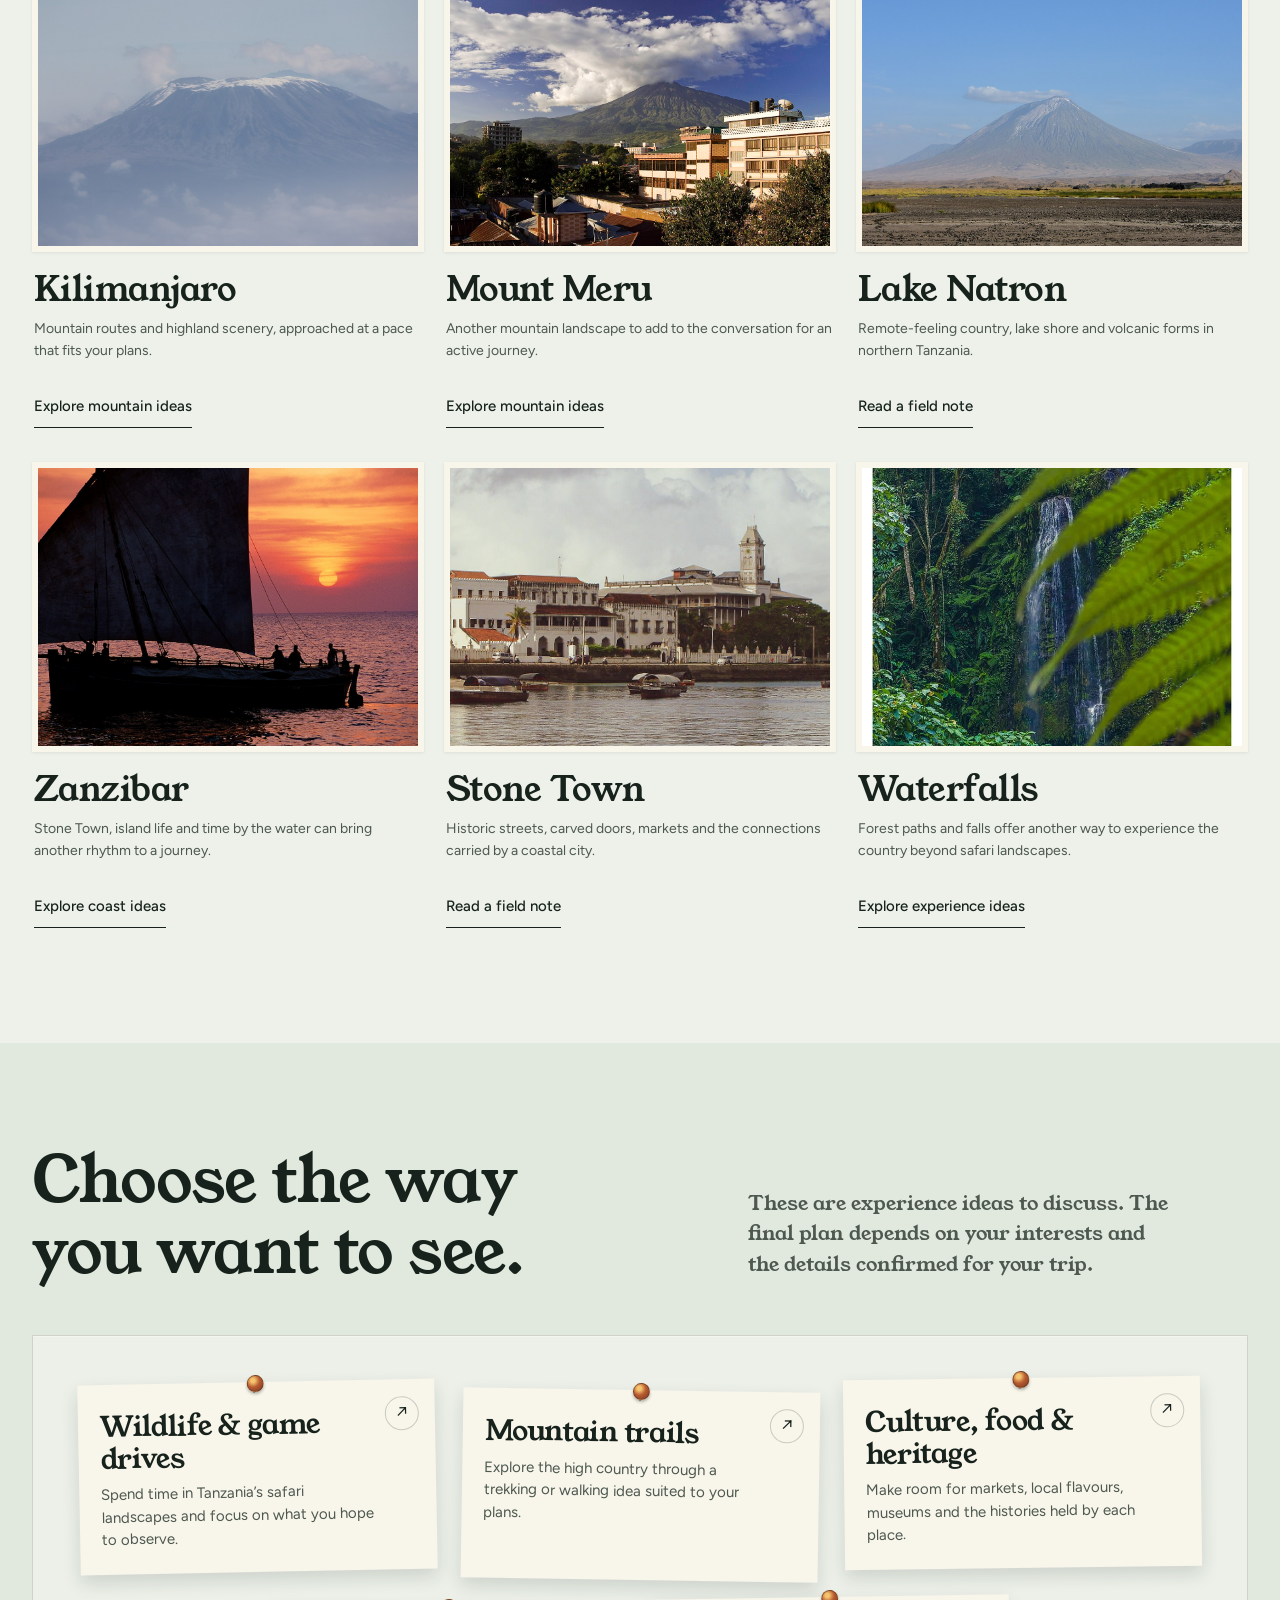
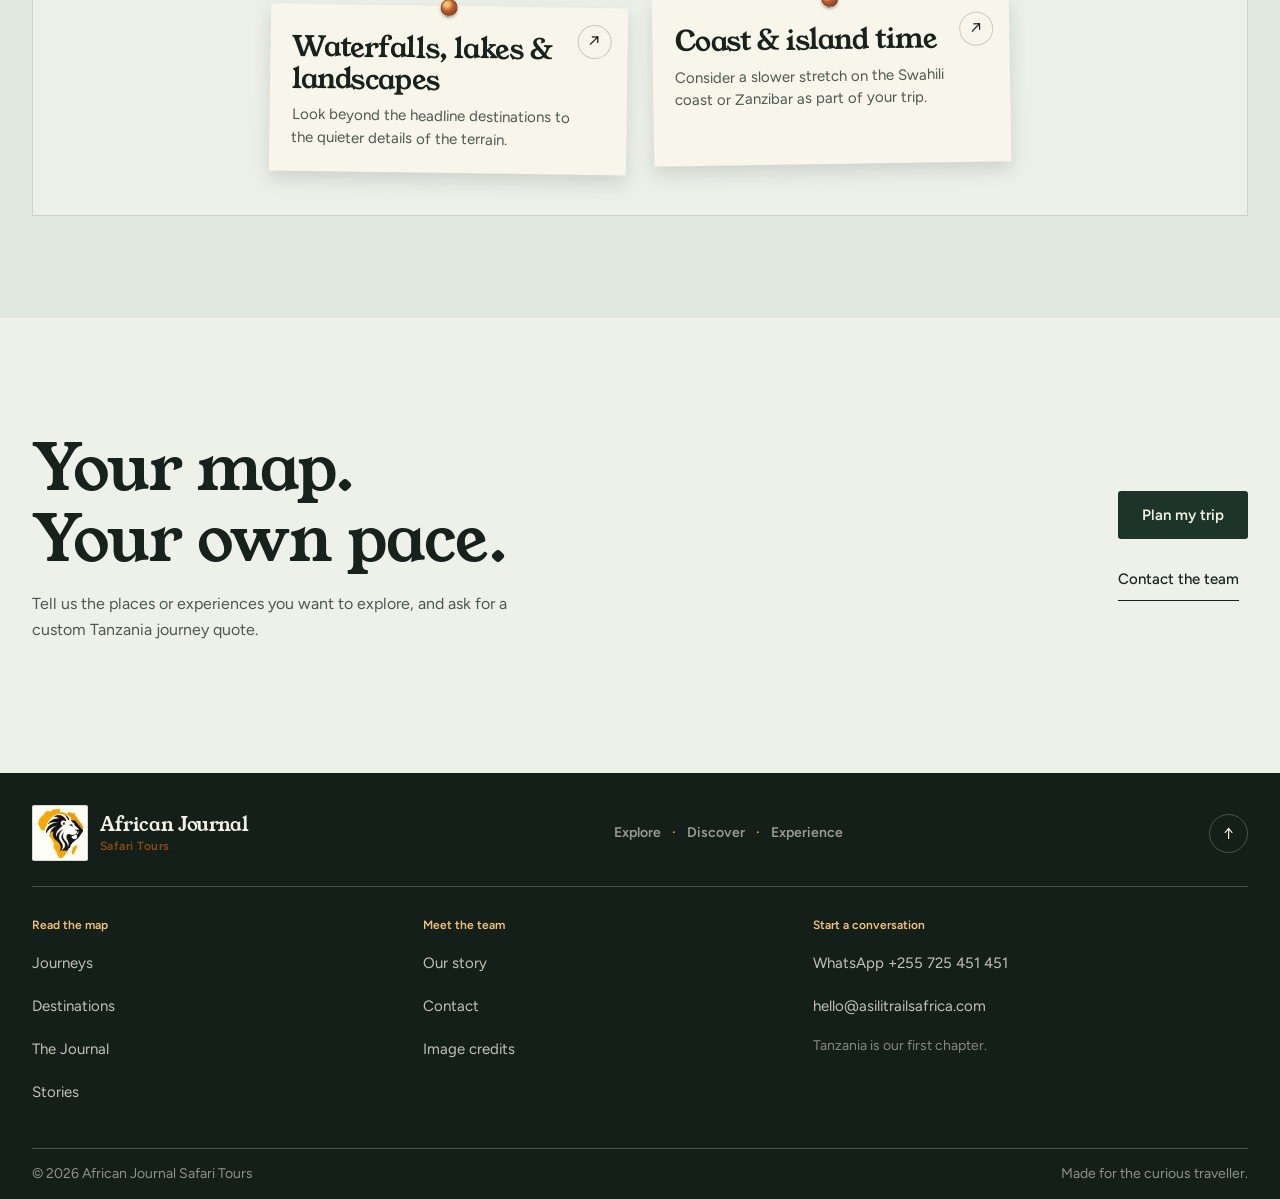
<file: explore.html>
<!doctype html>
<html lang="en">
  <head>
    <meta charset="utf-8" />
    <meta name="viewport" content="width=device-width, initial-scale=1" />
    <meta name="color-scheme" content="light dark" /><meta name="theme-color" content="#17251f" />
    <meta name="description" content="A field guide to Tanzania destinations and experiences, from safari landscapes and mountain trails to culture and the coast." />
    <meta property="og:title" content="Explore Tanzania | African Journal Safari Tours" />
    <meta property="og:description" content="Discover the places and experiences that could shape a custom Tanzania journey." />
    <meta property="og:image" content="images/afj-social.png" />
    <link rel="icon" type="image/png" href="images/afj-emblem.png" />
    <link rel="preconnect" href="https://fonts.googleapis.com" /><link rel="preconnect" href="https://fonts.gstatic.com" crossorigin /><link rel="stylesheet" href="https://fonts.googleapis.com/css2?family=Figtree:wght@400;500;600&family=Young+Serif&display=swap" /><script>try{var t=localStorage.getItem("afj-theme")||(matchMedia("(prefers-color-scheme: dark)").matches?"dark":"light");document.documentElement.setAttribute("data-theme",t)}catch(e){}</script><link rel="stylesheet" href="css/styles.css" />

    <script defer src="js/script.js"></script>
    <title>Explore Tanzania | African Journal Safari Tours</title>
  </head>
  <body id="top">
    <canvas class="night-sky" aria-hidden="true"></canvas>
    <a class="skip-link" href="#main">Skip to content</a>
    <header class="site-header site-header-overlay">
      <div class="header-inner">
        <a class="brand" href="index.html" aria-label="African Journal Safari Tours home">
          <span class="brand-mark"><img src="images/afj-emblem.png" alt="" width="554" height="616" decoding="async" /></span>
          <span class="brand-words"><span>African Journal</span><small>Safari Tours</small></span>
        </a>
        <button class="menu-toggle" type="button" aria-label="Open navigation" aria-expanded="false" aria-controls="primary-nav">
          <span class="menu-label">Menu</span><span class="menu-icon" aria-hidden="true"><i></i><i></i></span>
        </button>
        <nav class="primary-nav" id="primary-nav" aria-label="Primary navigation">
          <a href="index.html" data-page="index.html">Home</a>
          <a href="journeys.html" data-page="journeys.html">Journeys</a>
          <a href="explore.html" data-page="explore.html">Destinations</a>
          <a href="journal.html" data-page="journal.html">The Journal</a>
          <a href="stories.html" data-page="stories.html">Stories</a>
          <a href="about.html" data-page="about.html">About us</a>
          <a href="contact.html" data-page="contact.html">Contact</a>
          <a class="nav-cta" href="contact.html">Plan your safari</a>
        </nav>
        <button class="theme-toggle" type="button" aria-pressed="false" aria-label="Switch to night theme"><svg class="i-moon" viewBox="0 0 24 24" aria-hidden="true"><path d="M20 14.5A8 8 0 0 1 9.5 4a8 8 0 1 0 10.5 10.5z"/></svg><svg class="i-sun" viewBox="0 0 24 24" aria-hidden="true"><circle cx="12" cy="12" r="4"/><path d="M12 2v2M12 20v2M4.9 4.9l1.4 1.4M17.7 17.7l1.4 1.4M2 12h2M20 12h2M4.9 19.1l1.4-1.4M17.7 6.3l1.4-1.4"/></svg></button>
      </div>
    </header>
    <main id="main">
      <section class="page-hero page-hero-explore" aria-labelledby="page-title"><img src="images/ngorongoro-card.jpg" alt="A wide view across Ngorongoro Crater" width="1000" height="667" fetchpriority="high" /><div class="page-hero-shade"></div><div class="shell page-hero-copy"><h1 id="page-title">A closer look<br />at the map.</h1><p>Move from famous horizons to the smaller details: forest paths, market mornings, old streets and the changing light of the coast.</p><a class="button button-gold" href="#places">Explore the places</a></div></section>
      <nav class="field-index" aria-label="On this page"><div class="shell"><span>Open the field guide</span><a href="#places">Places</a><a href="#activities">Activities</a><a href="#coast-experiences">Coast &amp; islands</a></div></nav>
      <section class="section shell" id="places" aria-labelledby="places-title"><div class="section-heading"><div><h2 id="places-title">A few coordinates<br />to begin with.</h2></div><p class="section-intro">Tanzania is our launch destination. These places are an introduction, not a fixed route or promise of availability.</p></div>
        <div class="place-grid">
          <article class="place-card place-card-feature" id="serengeti"><img src="images/ele.jpg" alt="Elephants in a grassy Serengeti landscape" width="1000" height="667" loading="lazy" /><div class="place-card-copy"><h3>Serengeti</h3><p>Open country and a landscape made for looking far. Build a wildlife journey around the season and the places that draw you in.</p><a class="text-link" href="journeys.html#wildlife">Explore safari ideas</a></div></article>
          <article class="place-card" id="ngorongoro"><img src="images/ngorongoro-card.jpg" alt="The broad volcanic landscape of Ngorongoro" width="1000" height="667" loading="lazy" /><div class="place-card-copy"><h3>Ngorongoro</h3><p>A distinct highland landscape within the northern Tanzania story.</p><a class="text-link" href="journeys.html#wildlife">Find it in a journey</a></div></article>
          <article class="place-card" id="tarangire"><img src="images/tarangire-landscape.webp" alt="Open green landscape and scattered trees in Tarangire National Park" width="1000" height="750" loading="lazy" /><div class="place-card-copy"><h3>Tarangire</h3><p>A different northern landscape to consider when shaping a safari route.</p><a class="text-link" href="journeys.html#wildlife">Find it in a journey</a></div></article>
          <article class="place-card" id="kilimanjaro"><img src="images/kilimanjaro-card.jpg" alt="Mount Kilimanjaro above the clouds" width="1000" height="667" loading="lazy" /><div class="place-card-copy"><h3>Kilimanjaro</h3><p>Mountain routes and highland scenery, approached at a pace that fits your plans.</p><a class="text-link" href="journeys.html#mountains">Explore mountain ideas</a></div></article>
          <article class="place-card" id="meru"><img src="images/meru.jpg" alt="Mount Meru near Arusha" width="1000" height="667" loading="lazy" /><div class="place-card-copy"><h3>Mount Meru</h3><p>Another mountain landscape to add to the conversation for an active journey.</p><a class="text-link" href="journeys.html#mountains">Explore mountain ideas</a></div></article>
          <article class="place-card" id="natron"><img src="images/lengai.jpg" alt="Ol Doinyo Lengai rising above the landscape near Lake Natron" width="1000" height="667" loading="lazy" /><div class="place-card-copy"><h3>Lake Natron</h3><p>Remote-feeling country, lake shore and volcanic forms in northern Tanzania.</p><a class="text-link" href="journal.html#natron">Read a field note</a></div></article>
          <article class="place-card" id="zanzibar"><img src="images/dh.jpg" alt="A dhow at sunset off the Zanzibar coast" width="1000" height="667" loading="lazy" /><div class="place-card-copy"><h3>Zanzibar</h3><p>Stone Town, island life and time by the water can bring another rhythm to a journey.</p><a class="text-link" href="journeys.html#coast">Explore coast ideas</a></div></article>
          <article class="place-card" id="stone-town"><img src="images/journey-coast.jpg" alt="Stone Town buildings beside the water" width="1000" height="667" loading="lazy" /><div class="place-card-copy"><h3>Stone Town</h3><p>Historic streets, carved doors, markets and the connections carried by a coastal city.</p><a class="text-link" href="journal.html#stone-town">Read a field note</a></div></article>
          <article class="place-card" id="waterfalls"><img src="images/forest.jpg" alt="A waterfall framed by green forest" width="1000" height="667" loading="lazy" /><div class="place-card-copy"><h3>Waterfalls</h3><p>Forest paths and falls offer another way to experience the country beyond safari landscapes.</p><a class="text-link" href="#water-and-land">Explore experience ideas</a></div></article>
        </div>
      </section>
      <section class="activity-editorial" id="activities" aria-labelledby="activities-title"><div class="shell"><div class="section-heading"><div><h2 id="activities-title">Choose the way<br />you want to see.</h2></div><p class="section-intro">These are experience ideas to discuss. The final plan depends on your interests and the details confirmed for your trip.</p></div>
        <div class="activity-rows">
          <article class="activity-row" id="game-drives"><div><h3>Wildlife &amp; game drives</h3><p>Spend time in Tanzania’s safari landscapes and focus on what you hope to observe.</p></div><a href="journeys.html#wildlife" aria-label="Explore wildlife journey ideas">↗</a></article>
          <article class="activity-row" id="mountain-trails"><div><h3>Mountain trails</h3><p>Explore the high country through a trekking or walking idea suited to your plans.</p></div><a href="journeys.html#mountains" aria-label="Explore mountain journey ideas">↗</a></article>
          <article class="activity-row" id="culture-experiences"><div><h3>Culture, food &amp; heritage</h3><p>Make room for markets, local flavours, museums and the histories held by each place.</p></div><a href="journeys.html#culture" aria-label="Explore culture journey ideas">↗</a></article>
          <article class="activity-row" id="water-and-land"><div><h3>Waterfalls, lakes &amp; landscapes</h3><p>Look beyond the headline destinations to the quieter details of the terrain.</p></div><a href="journeys.html" aria-label="Explore journey ideas">↗</a></article>
          <article class="activity-row" id="coast-experiences"><div><h3>Coast &amp; island time</h3><p>Consider a slower stretch on the Swahili coast or Zanzibar as part of your trip.</p></div><a href="journeys.html#coast" aria-label="Explore coast journey ideas">↗</a></article>
        </div>
      </div></section>
      <section class="section shell plan-inline"><div class="plan-inline-copy"><h2>Your map.<br />Your own pace.</h2><p>Tell us the places or experiences you want to explore, and ask for a custom Tanzania journey quote.</p></div><div class="plan-inline-actions"><a class="button button-dark" href="contact.html" data-theme="Tanzania destinations and activities">Plan my trip</a><a class="text-link" href="contact.html">Contact the team</a></div></section>
    </main>
    <footer class="site-footer"><div class="shell footer-top"><a class="brand brand-footer" href="index.html" aria-label="African Journal Safari Tours home"><span class="brand-mark"><img src="images/afj-emblem.png" alt="" width="554" height="616" loading="lazy" /></span><span class="brand-words"><span>African Journal</span><small>Safari Tours</small></span></a><p class="footer-promise">Explore <span>·</span> Discover <span>·</span> Experience</p><a class="back-top" href="#top" aria-label="Back to top">↑</a></div><div class="shell footer-links"><div><h2>Read the map</h2><a href="journeys.html">Journeys</a><a href="explore.html">Destinations</a><a href="journal.html">The Journal</a><a href="stories.html">Stories</a></div><div><h2>Meet the team</h2><a href="about.html">Our story</a><a href="contact.html">Contact</a><a href="image-credits.html">Image credits</a></div><div class="footer-contact"><h2>Start a conversation</h2><a href="https://wa.me/255725451451" data-whatsapp target="_blank" rel="noopener">WhatsApp +255 725 451 451</a><a href="mailto:hello@asilitrailsafrica.com">hello@asilitrailsafrica.com</a><small>Tanzania is our first chapter.</small></div></div><div class="shell footer-bottom"><span>© <span data-year>2026</span> African Journal Safari Tours</span><span>Made for the curious traveller.</span></div></footer>
    <div class="floating-actions" role="group" aria-label="Quick contact">
      <span class="floating-status" data-contact-status role="status" aria-live="polite" hidden></span>
      <a class="contact-fab contact-fab-form" href="contact.html#contact-intro" data-tally-form aria-label="Open travel enquiry form" title="Travel enquiry form">
        <svg class="contact-fab-icon" viewBox="0 0 24 24" aria-hidden="true" focusable="false"><path d="M7 3.75h7.4L19 8.3v11.95H7z"/><path d="M14 4v4.6h4.6M10 12h6M10 15.5h6M10 19h3"/></svg>
        <span class="visually-hidden">Travel enquiry form</span>
      </a>
      <a class="contact-fab contact-fab-whatsapp" href="https://wa.me/255725451451" data-whatsapp target="_blank" rel="noopener" aria-label="Chat with African Journal Safari Tours on WhatsApp" title="Chat on WhatsApp">
        <svg class="contact-fab-icon" viewBox="0 0 24 24" aria-hidden="true" focusable="false"><path d="M20.1 11.65a8.1 8.1 0 0 1-11.98 7.1L4 20l1.29-4.02A8.1 8.1 0 1 1 20.1 11.65Z"/><path d="M9.12 8.22c.19-.43.39-.44.57-.44h.49c.16 0 .37.02.51.4l.64 1.55c.08.2.06.37-.05.53l-.44.55c-.12.14-.22.29-.1.51.12.22.53.86 1.14 1.4.78.69 1.43.9 1.66 1.01.22.1.35.09.49-.08l.65-.76c.16-.19.33-.22.53-.13l1.5.71"/></svg>
        <span class="visually-hidden">Chat on WhatsApp</span>
      </a>
    </div>
  </body>
</html>
</file>
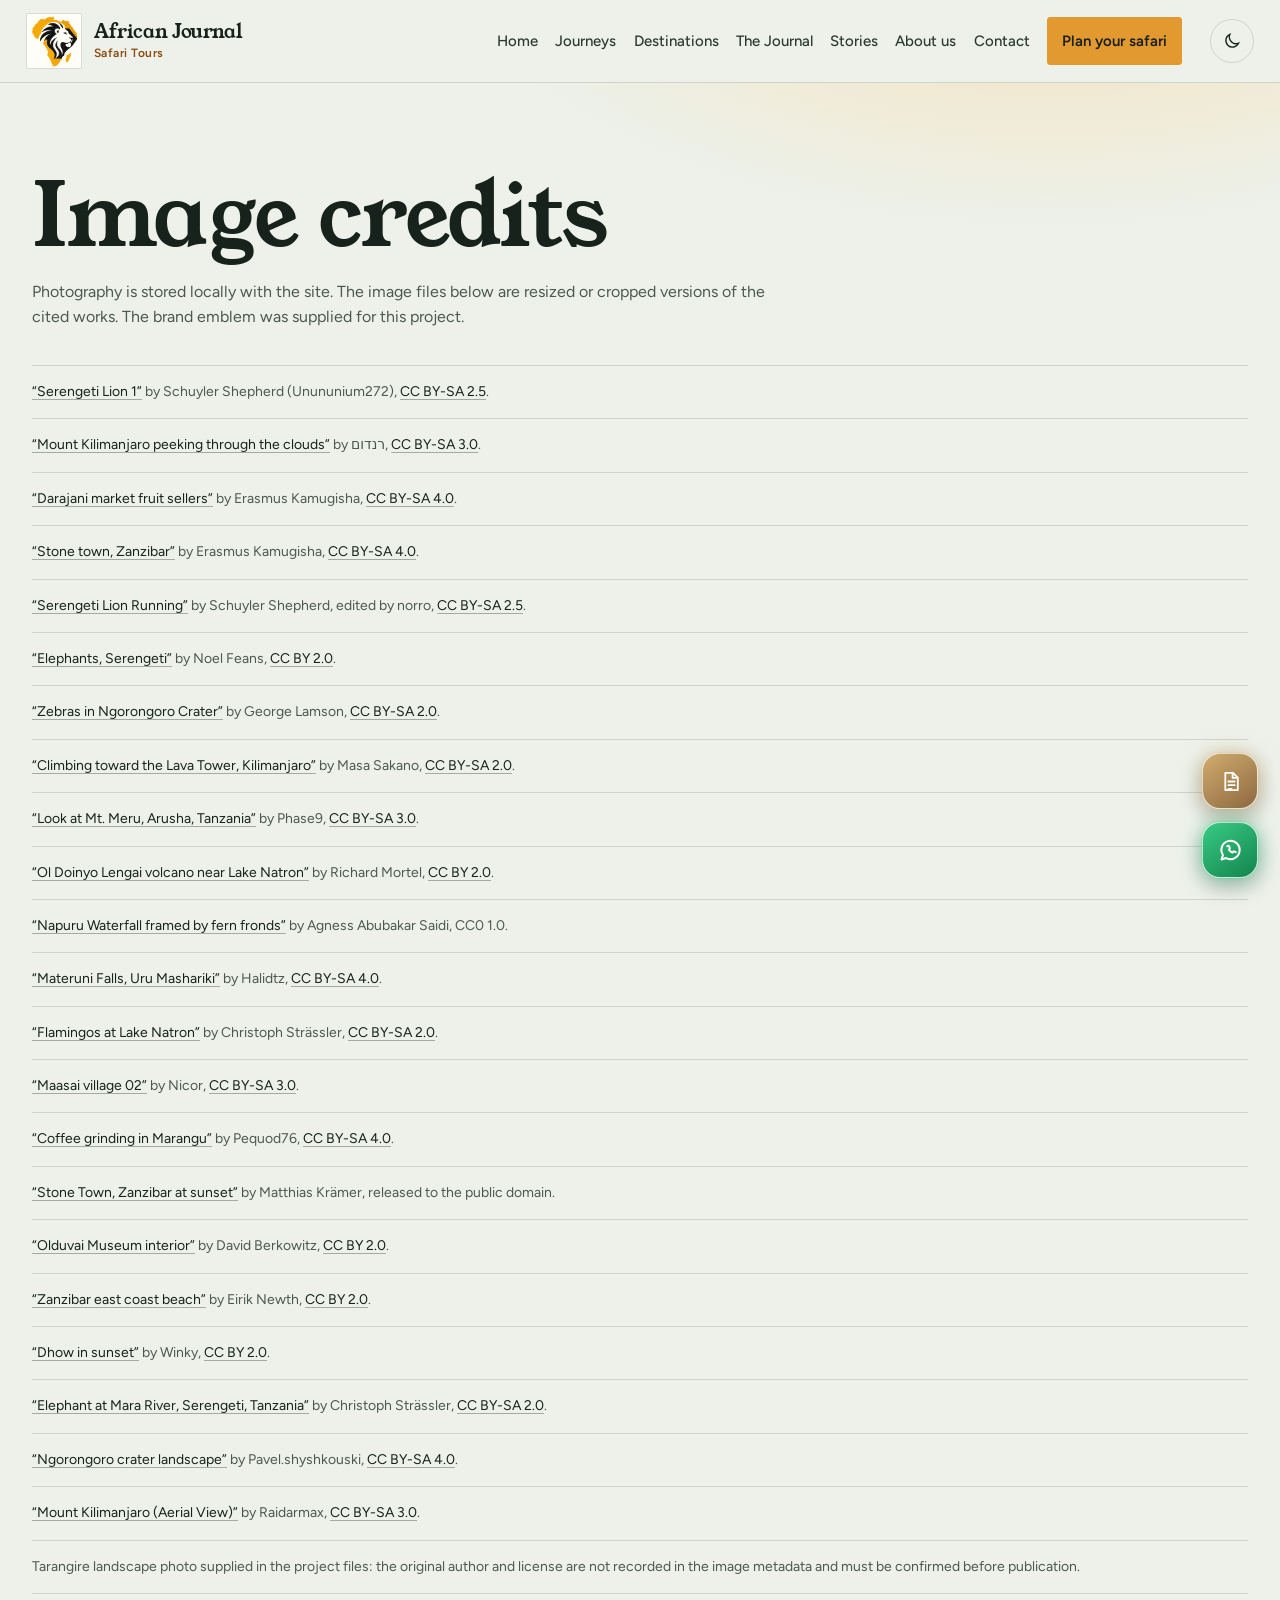
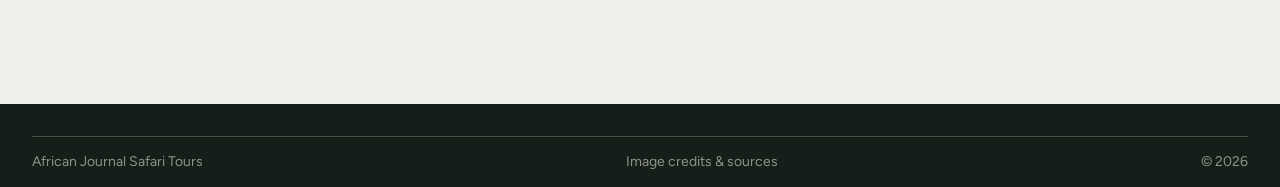
<file: image-credits.html>
<!doctype html>
<html lang="en">
  <head>
    <meta charset="utf-8" /><meta name="viewport" content="width=device-width, initial-scale=1" /><meta name="color-scheme" content="light dark" /><meta name="theme-color" content="#17251f" />
    <meta name="description" content="Sources and image attributions for the African Journal Safari Tours website." />
    <link rel="icon" type="image/png" href="images/afj-emblem.png" /><link rel="preconnect" href="https://fonts.googleapis.com" /><link rel="preconnect" href="https://fonts.gstatic.com" crossorigin /><link rel="stylesheet" href="https://fonts.googleapis.com/css2?family=Figtree:wght@400;500;600&family=Young+Serif&display=swap" /><script>try{var t=localStorage.getItem("afj-theme")||(matchMedia("(prefers-color-scheme: dark)").matches?"dark":"light");document.documentElement.setAttribute("data-theme",t)}catch(e){}</script><link rel="stylesheet" href="css/styles.css" />
    <script defer src="js/script.js"></script>
    <title>Image credits | African Journal Safari Tours</title>
  </head>
  <body id="top">
    <canvas class="night-sky" aria-hidden="true"></canvas>
    <a class="skip-link" href="#main">Skip to content</a>
    <header class="site-header">
      <div class="header-inner">
        <a class="brand" href="index.html" aria-label="African Journal Safari Tours home">
          <span class="brand-mark"><img src="images/afj-emblem.png" alt="" width="554" height="616" decoding="async" /></span>
          <span class="brand-words"><span>African Journal</span><small>Safari Tours</small></span>
        </a>
        <button class="menu-toggle" type="button" aria-label="Open navigation" aria-expanded="false" aria-controls="primary-nav">
          <span class="menu-label">Menu</span><span class="menu-icon" aria-hidden="true"><i></i><i></i></span>
        </button>
        <nav class="primary-nav" id="primary-nav" aria-label="Primary navigation">
          <a href="index.html" data-page="index.html">Home</a>
          <a href="journeys.html" data-page="journeys.html">Journeys</a>
          <a href="explore.html" data-page="explore.html">Destinations</a>
          <a href="journal.html" data-page="journal.html">The Journal</a>
          <a href="stories.html" data-page="stories.html">Stories</a>
          <a href="about.html" data-page="about.html">About us</a>
          <a href="contact.html" data-page="contact.html">Contact</a>
          <a class="nav-cta" href="contact.html">Plan your safari</a>
        </nav>
        <button class="theme-toggle" type="button" aria-pressed="false" aria-label="Switch to night theme"><svg class="i-moon" viewBox="0 0 24 24" aria-hidden="true"><path d="M20 14.5A8 8 0 0 1 9.5 4a8 8 0 1 0 10.5 10.5z"/></svg><svg class="i-sun" viewBox="0 0 24 24" aria-hidden="true"><circle cx="12" cy="12" r="4"/><path d="M12 2v2M12 20v2M4.9 4.9l1.4 1.4M17.7 17.7l1.4 1.4M2 12h2M20 12h2M4.9 19.1l1.4-1.4M17.7 6.3l1.4-1.4"/></svg></button>
      </div>
    </header>
    <main id="main" class="credits-page shell"><h1>Image credits</h1><p class="credits-intro">Photography is stored locally with the site. The image files below are resized or cropped versions of the cited works. The brand emblem was supplied for this project.</p>
      <ul class="credit-list">
        <li><a href="https://commons.wikimedia.org/wiki/File:Serengeti_Lion_1.jpg">“Serengeti Lion 1”</a> by Schuyler Shepherd (Unununium272), <a href="https://creativecommons.org/licenses/by-sa/2.5/">CC BY-SA 2.5</a>.</li>
        <li><a href="https://commons.wikimedia.org/wiki/File:Mount_Kilimanjaro_peeking_through_the_clouds.jpg">“Mount Kilimanjaro peeking through the clouds”</a> by רנדום, <a href="https://creativecommons.org/licenses/by-sa/3.0/">CC BY-SA 3.0</a>.</li>
        <li><a href="https://commons.wikimedia.org/wiki/File:Darajani_market_fruit_sellers.jpg">“Darajani market fruit sellers”</a> by Erasmus Kamugisha, <a href="https://creativecommons.org/licenses/by-sa/4.0/">CC BY-SA 4.0</a>.</li>
        <li><a href="https://commons.wikimedia.org/wiki/File:Stone_town_,Zanzibar.jpg">“Stone town, Zanzibar”</a> by Erasmus Kamugisha, <a href="https://creativecommons.org/licenses/by-sa/4.0/">CC BY-SA 4.0</a>.</li>
        <li><a href="https://commons.wikimedia.org/wiki/File:Serengeti_Lion_Running_saturated.jpg">“Serengeti Lion Running”</a> by Schuyler Shepherd, edited by norro, <a href="https://creativecommons.org/licenses/by-sa/2.5/">CC BY-SA 2.5</a>.</li>
        <li><a href="https://commons.wikimedia.org/wiki/File:Elephants,_Serengeti.jpg">“Elephants, Serengeti”</a> by Noel Feans, <a href="https://creativecommons.org/licenses/by/2.0/">CC BY 2.0</a>.</li>
        <li><a href="https://commons.wikimedia.org/wiki/File:Zebras_in_Ngorongoro_Crater.jpg">“Zebras in Ngorongoro Crater”</a> by George Lamson, <a href="https://creativecommons.org/licenses/by-sa/2.0/">CC BY-SA 2.0</a>.</li>
        <li><a href="https://commons.wikimedia.org/wiki/File:Climbing_toward_the_Lava_Tower_site,_Kilimanjaro,_-25_Aug._2009_a.jpg">“Climbing toward the Lava Tower, Kilimanjaro”</a> by Masa Sakano, <a href="https://creativecommons.org/licenses/by-sa/2.0/">CC BY-SA 2.0</a>.</li>
        <li><a href="https://commons.wikimedia.org/wiki/File:Look_at_Mt._Meru_Arusha_Tanzania.jpg">“Look at Mt. Meru, Arusha, Tanzania”</a> by Phase9, <a href="https://creativecommons.org/licenses/by-sa/3.0/">CC BY-SA 3.0</a>.</li>
        <li><a href="https://commons.wikimedia.org/wiki/File:Ol_Doinyo_Lengai_volcano_near_Lake_Natron_(5)_(27972424374).jpg">“Ol Doinyo Lengai volcano near Lake Natron”</a> by Richard Mortel, <a href="https://creativecommons.org/licenses/by/2.0/">CC BY 2.0</a>.</li>
        <li><a href="https://commons.wikimedia.org/wiki/File:Napuru_Waterfall_framed_by_fern_fronds,_Arusha.jpg">“Napuru Waterfall framed by fern fronds”</a> by Agness Abubakar Saidi, CC0 1.0.</li>
        <li><a href="https://commons.wikimedia.org/wiki/File:Materuni_Falls,_Uru_mashariki.jpg">“Materuni Falls, Uru Mashariki”</a> by Halidtz, <a href="https://creativecommons.org/licenses/by-sa/4.0/">CC BY-SA 4.0</a>.</li>
        <li><a href="https://commons.wikimedia.org/wiki/File:Flamingos_at_Lake_Natron,_Tanzania.jpg">“Flamingos at Lake Natron”</a> by Christoph Strässler, <a href="https://creativecommons.org/licenses/by-sa/2.0/">CC BY-SA 2.0</a>.</li>
        <li><a href="https://commons.wikimedia.org/wiki/File:Maasai_village_02.JPG">“Maasai village 02”</a> by Nicor, <a href="https://creativecommons.org/licenses/by-sa/3.0/">CC BY-SA 3.0</a>.</li>
        <li><a href="https://commons.wikimedia.org/wiki/File:Molitura_del_caff%C3%A8_a_Marangu,_Regione_del_Kilimangiaro,_Tanzania.JPG">“Coffee grinding in Marangu”</a> by Pequod76, <a href="https://creativecommons.org/licenses/by-sa/4.0/">CC BY-SA 4.0</a>.</li>
        <li><a href="https://commons.wikimedia.org/wiki/File:StoneTown-Zanzibar.jpg">“Stone Town, Zanzibar at sunset”</a> by Matthias Krämer, released to the public domain.</li>
        <li><a href="https://commons.wikimedia.org/wiki/File:Olduvai_Museum.jpg">“Olduvai Museum interior”</a> by David Berkowitz, <a href="https://creativecommons.org/licenses/by/2.0/">CC BY 2.0</a>.</li>
        <li><a href="https://commons.wikimedia.org/wiki/File:Zanzibar_east_coast_beach.jpg">“Zanzibar east coast beach”</a> by Eirik Newth, <a href="https://creativecommons.org/licenses/by/2.0/">CC BY 2.0</a>.</li>
        <li><a href="https://commons.wikimedia.org/wiki/File:Dhow_in_sunset.jpg">“Dhow in sunset”</a> by Winky, <a href="https://creativecommons.org/licenses/by/2.0/">CC BY 2.0</a>.</li>
        <li><a href="https://commons.wikimedia.org/wiki/File:Elephant_at_Mara_River,_Serengeti,_Tanzania.jpg">“Elephant at Mara River, Serengeti, Tanzania”</a> by Christoph Strässler, <a href="https://creativecommons.org/licenses/by-sa/2.0/">CC BY-SA 2.0</a>.</li>
        <li><a href="https://commons.wikimedia.org/wiki/File:Ngorongoro_crater_landscape.jpg">“Ngorongoro crater landscape”</a> by Pavel.shyshkouski, <a href="https://creativecommons.org/licenses/by-sa/4.0/">CC BY-SA 4.0</a>.</li>
        <li><a href="https://commons.wikimedia.org/wiki/File:Mount_Kilimanjaro_(Aerial_View).JPG">“Mount Kilimanjaro (Aerial View)”</a> by Raidarmax, <a href="https://creativecommons.org/licenses/by-sa/3.0/">CC BY-SA 3.0</a>.</li>
        <li>Tarangire landscape photo supplied in the project files: the original author and license are not recorded in the image metadata and must be confirmed before publication.</li>
      </ul>
    </main>
    <footer class="site-footer"><div class="shell footer-bottom"><a href="index.html">African Journal Safari Tours</a><span>Image credits &amp; sources</span><span>© <span data-year>2026</span></span></div></footer>
  <div class="floating-actions" role="group" aria-label="Quick contact">
    <span class="floating-status" data-contact-status role="status" aria-live="polite" hidden></span>
    <a class="contact-fab contact-fab-form" href="contact.html#contact-intro" data-tally-form aria-label="Open travel enquiry form" title="Travel enquiry form">
      <svg class="contact-fab-icon" viewBox="0 0 24 24" aria-hidden="true" focusable="false"><path d="M7 3.75h7.4L19 8.3v11.95H7z"/><path d="M14 4v4.6h4.6M10 12h6M10 15.5h6M10 19h3"/></svg>
      <span class="visually-hidden">Travel enquiry form</span>
    </a>
    <a class="contact-fab contact-fab-whatsapp" href="https://wa.me/255725451451" data-whatsapp target="_blank" rel="noopener" aria-label="Chat with African Journal Safari Tours on WhatsApp" title="Chat on WhatsApp">
      <svg class="contact-fab-icon" viewBox="0 0 24 24" aria-hidden="true" focusable="false"><path d="M20.1 11.65a8.1 8.1 0 0 1-11.98 7.1L4 20l1.29-4.02A8.1 8.1 0 1 1 20.1 11.65Z"/><path d="M9.12 8.22c.19-.43.39-.44.57-.44h.49c.16 0 .37.02.51.4l.64 1.55c.08.2.06.37-.05.53l-.44.55c-.12.14-.22.29-.1.51.12.22.53.86 1.14 1.4.78.69 1.43.9 1.66 1.01.22.1.35.09.49-.08l.65-.76c.16-.19.33-.22.53-.13l1.5.71"/></svg>
      <span class="visually-hidden">Chat on WhatsApp</span>
    </a>
  </div>
  </body>
</html>
</file>
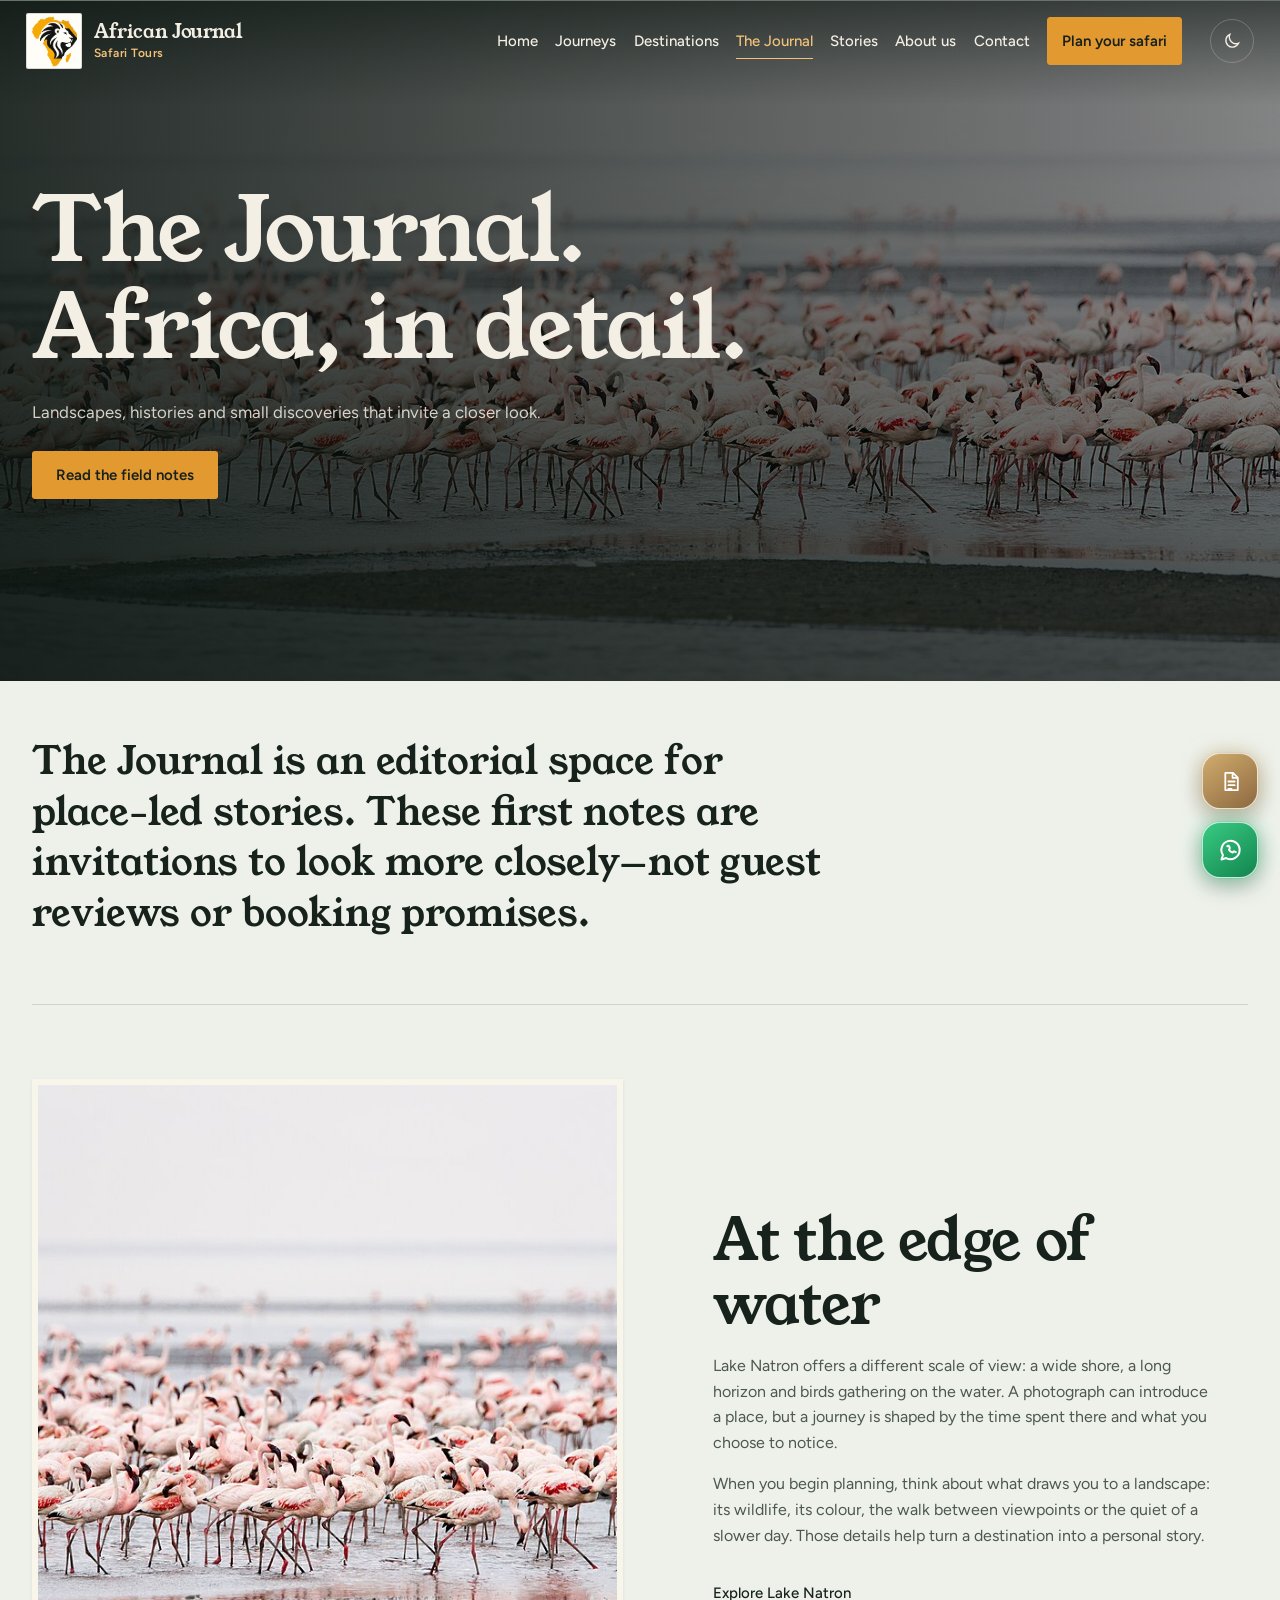
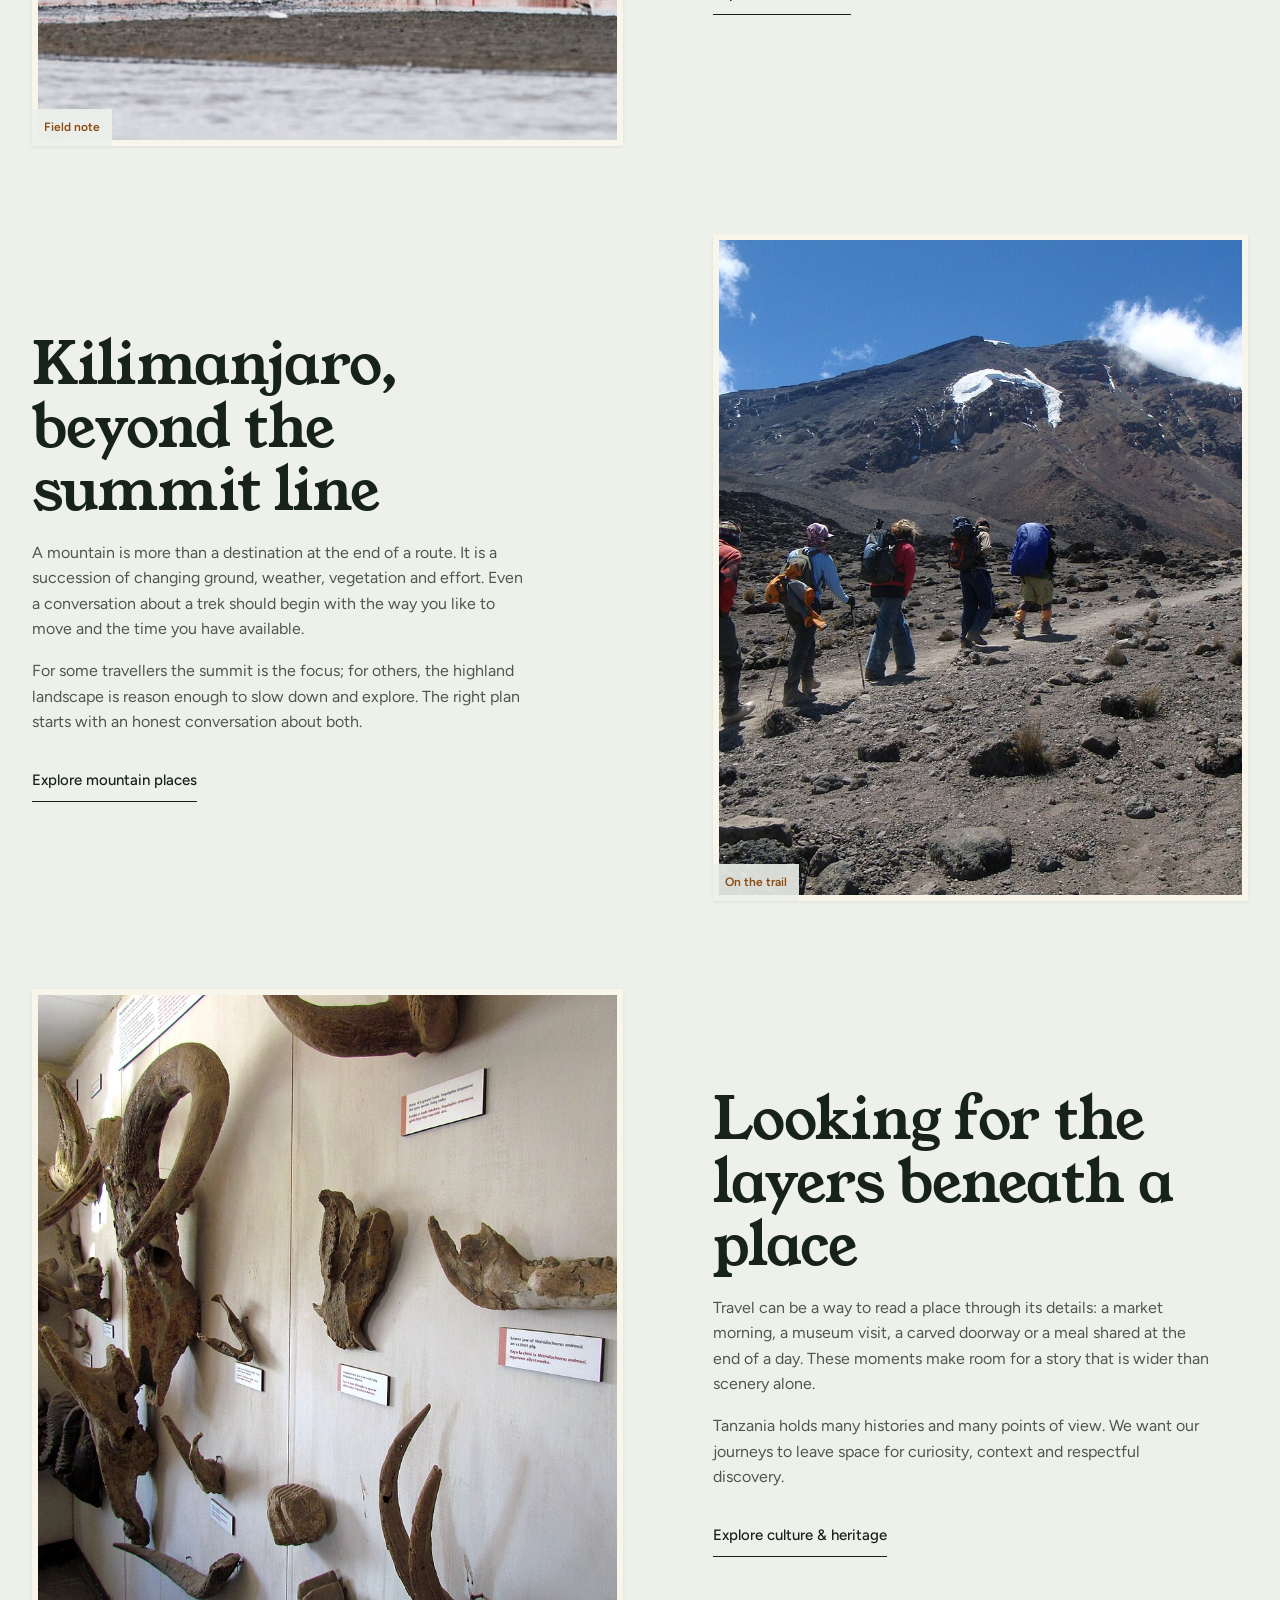
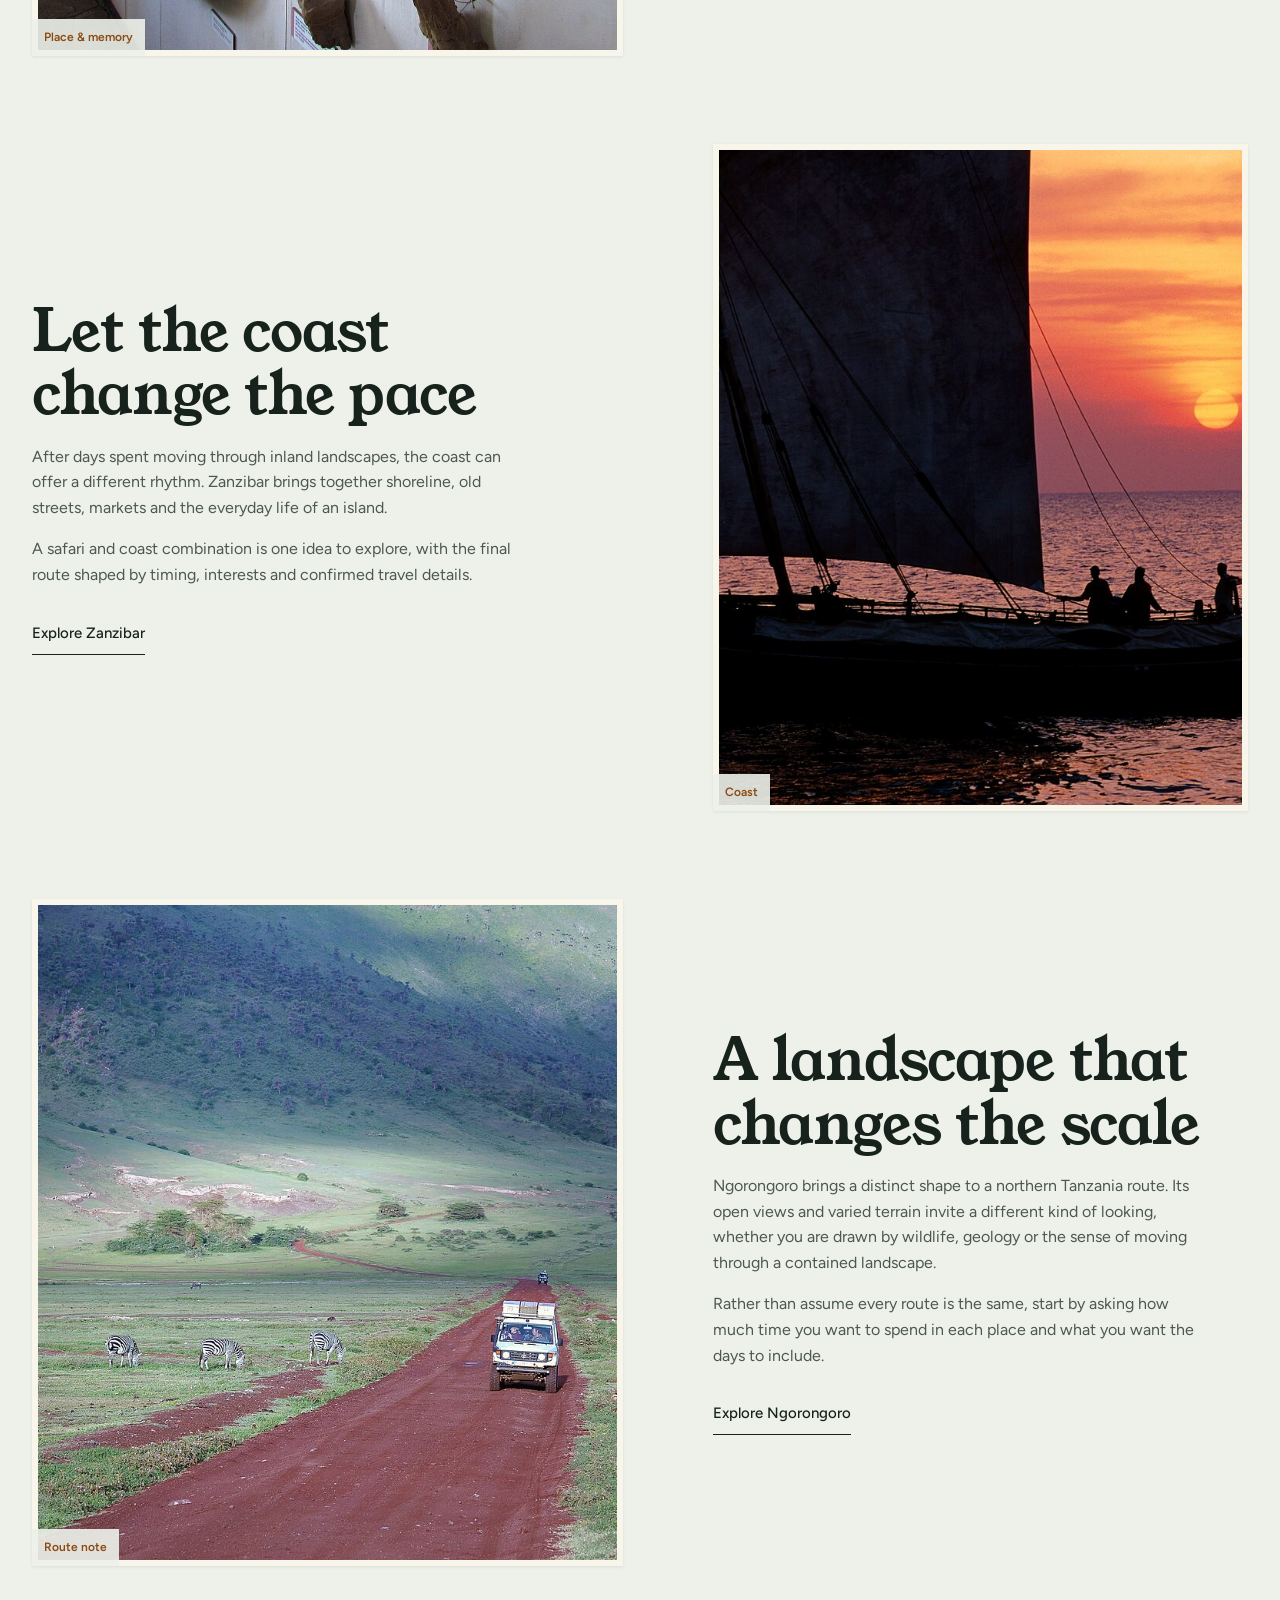
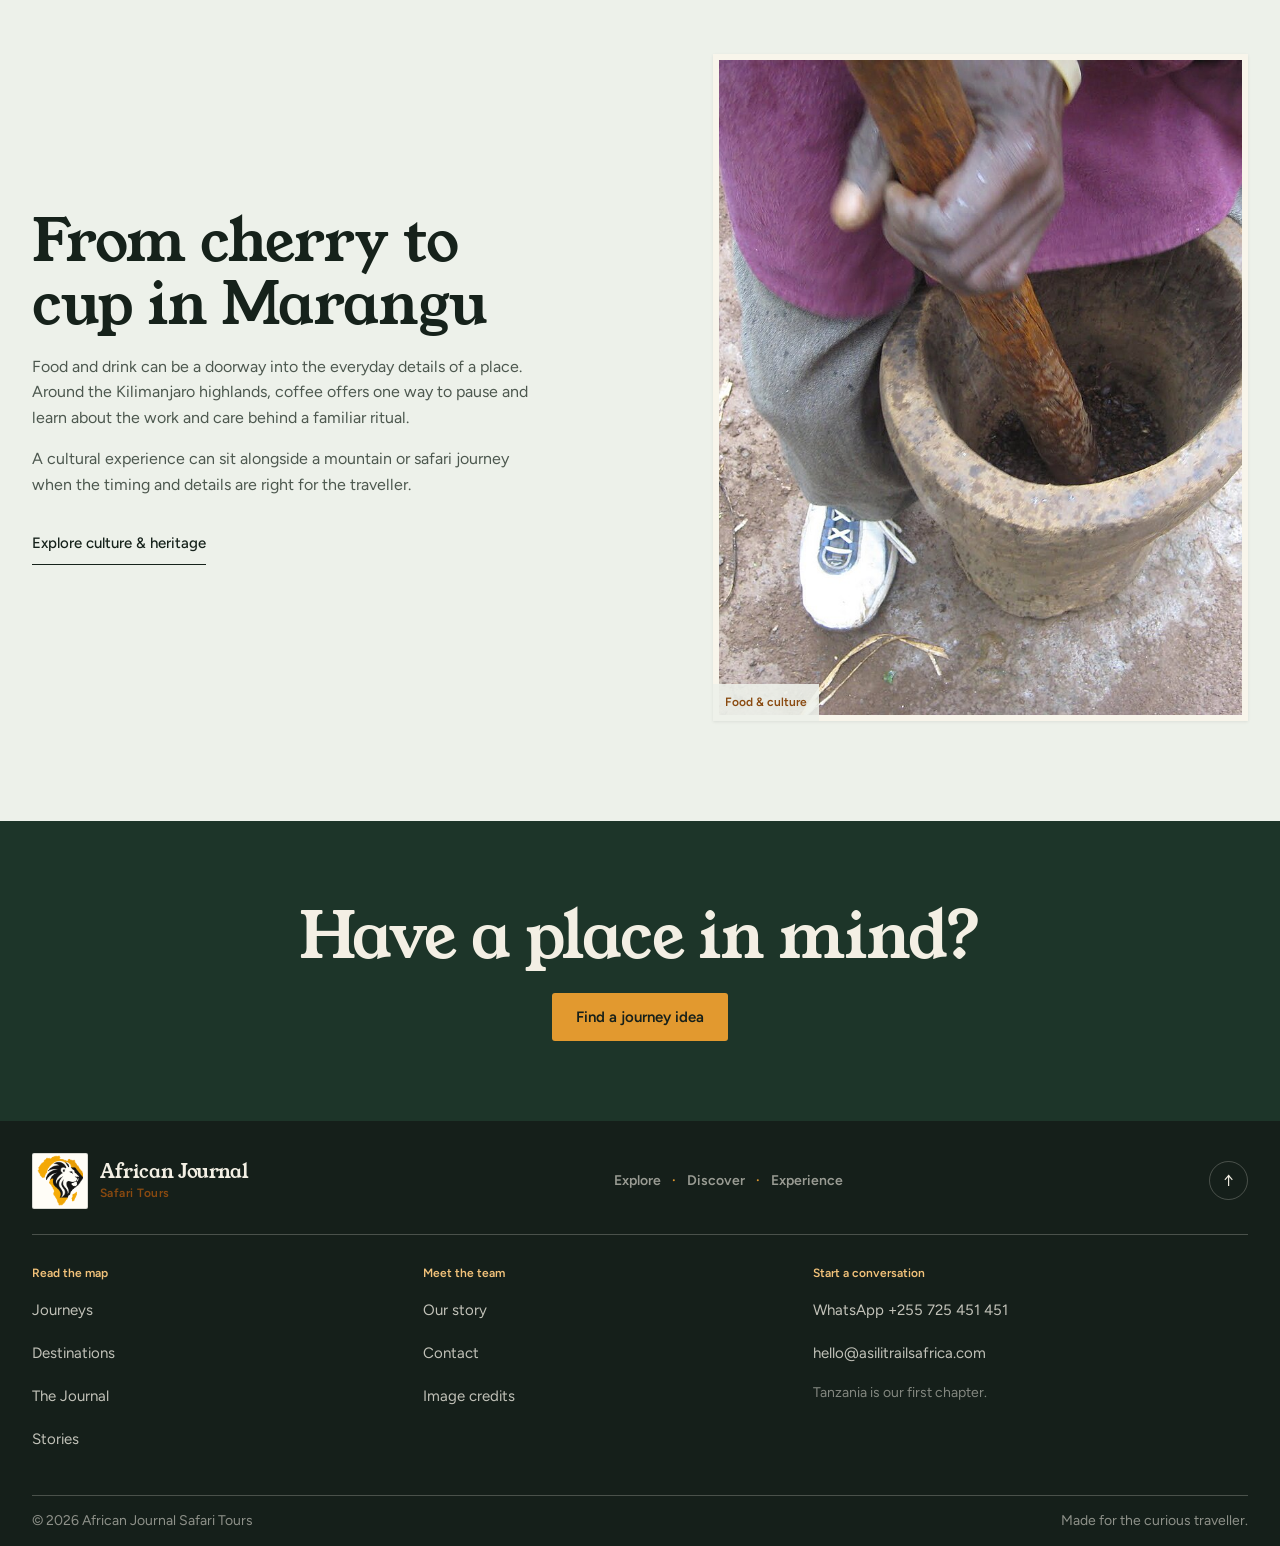
<file: journal.html>
<!doctype html>
<html lang="en">
  <head>
    <meta charset="utf-8" /><meta name="viewport" content="width=device-width, initial-scale=1" /><meta name="color-scheme" content="light dark" /><meta name="theme-color" content="#17251f" />
    <meta name="description" content="Editorial field notes from Tanzania on landscapes, trails, culture and the details that make a place memorable." />
    <meta property="og:title" content="The Journal | African Journal Safari Tours" /><meta property="og:description" content="Field notes and stories from Tanzania, written for the curious traveller." /><meta property="og:image" content="images/afj-social.png" />
    <link rel="icon" type="image/png" href="images/afj-emblem.png" /><link rel="preconnect" href="https://fonts.googleapis.com" /><link rel="preconnect" href="https://fonts.gstatic.com" crossorigin /><link rel="stylesheet" href="https://fonts.googleapis.com/css2?family=Figtree:wght@400;500;600&family=Young+Serif&display=swap" /><script>try{var t=localStorage.getItem("afj-theme")||(matchMedia("(prefers-color-scheme: dark)").matches?"dark":"light");document.documentElement.setAttribute("data-theme",t)}catch(e){}</script><link rel="stylesheet" href="css/styles.css" /><script defer src="js/script.js"></script>
    <title>The Journal | African Journal Safari Tours</title>
  </head>
  <body id="top">
    <canvas class="night-sky" aria-hidden="true"></canvas>
    <a class="skip-link" href="#main">Skip to content</a>
    <header class="site-header site-header-overlay">
      <div class="header-inner">
        <a class="brand" href="index.html" aria-label="African Journal Safari Tours home">
          <span class="brand-mark"><img src="images/afj-emblem.png" alt="" width="554" height="616" decoding="async" /></span>
          <span class="brand-words"><span>African Journal</span><small>Safari Tours</small></span>
        </a>
        <button class="menu-toggle" type="button" aria-label="Open navigation" aria-expanded="false" aria-controls="primary-nav">
          <span class="menu-label">Menu</span><span class="menu-icon" aria-hidden="true"><i></i><i></i></span>
        </button>
        <nav class="primary-nav" id="primary-nav" aria-label="Primary navigation">
          <a href="index.html" data-page="index.html">Home</a>
          <a href="journeys.html" data-page="journeys.html">Journeys</a>
          <a href="explore.html" data-page="explore.html">Destinations</a>
          <a href="journal.html" data-page="journal.html">The Journal</a>
          <a href="stories.html" data-page="stories.html">Stories</a>
          <a href="about.html" data-page="about.html">About us</a>
          <a href="contact.html" data-page="contact.html">Contact</a>
          <a class="nav-cta" href="contact.html">Plan your safari</a>
        </nav>
        <button class="theme-toggle" type="button" aria-pressed="false" aria-label="Switch to night theme"><svg class="i-moon" viewBox="0 0 24 24" aria-hidden="true"><path d="M20 14.5A8 8 0 0 1 9.5 4a8 8 0 1 0 10.5 10.5z"/></svg><svg class="i-sun" viewBox="0 0 24 24" aria-hidden="true"><circle cx="12" cy="12" r="4"/><path d="M12 2v2M12 20v2M4.9 4.9l1.4 1.4M17.7 17.7l1.4 1.4M2 12h2M20 12h2M4.9 19.1l1.4-1.4M17.7 6.3l1.4-1.4"/></svg></button>
      </div>
    </header>
    <main id="main">
      <section class="page-hero page-hero-journal" aria-labelledby="page-title"><img src="images/natron.jpg" alt="Flamingos gathered on the edge of Lake Natron" width="1000" height="667" fetchpriority="high" /><div class="page-hero-shade"></div><div class="shell page-hero-copy"><h1 id="page-title">The Journal.<br />Africa, in detail.</h1><p>Landscapes, histories and small discoveries that invite a closer look.</p><a class="button button-gold" href="#field-notes">Read the field notes</a></div></section>
      <section class="journal-lead shell" id="field-notes"><p class="journal-lead-copy">The Journal is an editorial space for place-led stories. These first notes are invitations to look more closely—not guest reviews or booking promises.</p></section>
      <section class="journal-articles shell" aria-label="Journal articles">
        <article class="journal-article" id="natron"><div class="journal-article-image"><img src="images/natron.jpg" alt="Flamingos gathering along Lake Natron" width="1000" height="667" loading="lazy" /><span>Field note</span></div><div class="journal-article-copy"><h2>At the edge of water</h2><p>Lake Natron offers a different scale of view: a wide shore, a long horizon and birds gathering on the water. A photograph can introduce a place, but a journey is shaped by the time spent there and what you choose to notice.</p><p>When you begin planning, think about what draws you to a landscape: its wildlife, its colour, the walk between viewpoints or the quiet of a slower day. Those details help turn a destination into a personal story.</p><a class="text-link" href="explore.html#natron">Explore Lake Natron</a></div></article>
        <article class="journal-article journal-article-reverse" id="highlands"><div class="journal-article-image"><img src="images/kil.jpg" alt="Mount Kilimanjaro above the clouds" width="1000" height="667" loading="lazy" /><span>On the trail</span></div><div class="journal-article-copy"><h2>Kilimanjaro, beyond the summit line</h2><p>A mountain is more than a destination at the end of a route. It is a succession of changing ground, weather, vegetation and effort. Even a conversation about a trek should begin with the way you like to move and the time you have available.</p><p>For some travellers the summit is the focus; for others, the highland landscape is reason enough to slow down and explore. The right plan starts with an honest conversation about both.</p><a class="text-link" href="explore.html#kilimanjaro">Explore mountain places</a></div></article>
        <article class="journal-article" id="stone-town"><div class="journal-article-image"><img src="images/museum.jpg" alt="Objects and exhibits at Olduvai Museum" width="1000" height="667" loading="lazy" /><span>Place &amp; memory</span></div><div class="journal-article-copy"><h2>Looking for the layers beneath a place</h2><p>Travel can be a way to read a place through its details: a market morning, a museum visit, a carved doorway or a meal shared at the end of a day. These moments make room for a story that is wider than scenery alone.</p><p>Tanzania holds many histories and many points of view. We want our journeys to leave space for curiosity, context and respectful discovery.</p><a class="text-link" href="explore.html#culture-experiences">Explore culture &amp; heritage</a></div></article>
        <article class="journal-article journal-article-reverse" id="coast-note"><div class="journal-article-image"><img src="images/dh.jpg" alt="A dhow sailing at dusk along the coast" width="1000" height="667" loading="lazy" /><span>Coast</span></div><div class="journal-article-copy"><h2>Let the coast change the pace</h2><p>After days spent moving through inland landscapes, the coast can offer a different rhythm. Zanzibar brings together shoreline, old streets, markets and the everyday life of an island.</p><p>A safari and coast combination is one idea to explore, with the final route shaped by timing, interests and confirmed travel details.</p><a class="text-link" href="explore.html#zanzibar">Explore Zanzibar</a></div></article>
        <article class="journal-article" id="crater-country"><div class="journal-article-image"><img src="images/ngo.jpg" alt="Zebras and a safari vehicle on a crater landscape" width="1000" height="667" loading="lazy" /><span>Route note</span></div><div class="journal-article-copy"><h2>A landscape that changes the scale</h2><p>Ngorongoro brings a distinct shape to a northern Tanzania route. Its open views and varied terrain invite a different kind of looking, whether you are drawn by wildlife, geology or the sense of moving through a contained landscape.</p><p>Rather than assume every route is the same, start by asking how much time you want to spend in each place and what you want the days to include.</p><a class="text-link" href="explore.html#ngorongoro">Explore Ngorongoro</a></div></article>
        <article class="journal-article journal-article-reverse" id="marangu"><div class="journal-article-image"><img src="images/mk.jpg" alt="Coffee being ground by hand in Marangu" width="1000" height="667" loading="lazy" /><span>Food &amp; culture</span></div><div class="journal-article-copy"><h2>From cherry to cup in Marangu</h2><p>Food and drink can be a doorway into the everyday details of a place. Around the Kilimanjaro highlands, coffee offers one way to pause and learn about the work and care behind a familiar ritual.</p><p>A cultural experience can sit alongside a mountain or safari journey when the timing and details are right for the traveller.</p><a class="text-link" href="explore.html#culture-experiences">Explore culture &amp; heritage</a></div></article>
      </section>
      <section class="journal-signoff"><h2>Have a place in mind?</h2><a class="button button-gold" href="journeys.html">Find a journey idea</a></section>
    </main>
    <footer class="site-footer"><div class="shell footer-top"><a class="brand brand-footer" href="index.html" aria-label="African Journal Safari Tours home"><span class="brand-mark"><img src="images/afj-emblem.png" alt="" width="554" height="616" loading="lazy" /></span><span class="brand-words"><span>African Journal</span><small>Safari Tours</small></span></a><p class="footer-promise">Explore <span>·</span> Discover <span>·</span> Experience</p><a class="back-top" href="#top" aria-label="Back to top">↑</a></div><div class="shell footer-links"><div><h2>Read the map</h2><a href="journeys.html">Journeys</a><a href="explore.html">Destinations</a><a href="journal.html">The Journal</a><a href="stories.html">Stories</a></div><div><h2>Meet the team</h2><a href="about.html">Our story</a><a href="contact.html">Contact</a><a href="image-credits.html">Image credits</a></div><div class="footer-contact"><h2>Start a conversation</h2><a href="https://wa.me/255725451451" data-whatsapp target="_blank" rel="noopener">WhatsApp +255 725 451 451</a><a href="mailto:hello@asilitrailsafrica.com">hello@asilitrailsafrica.com</a><small>Tanzania is our first chapter.</small></div></div><div class="shell footer-bottom"><span>© <span data-year>2026</span> African Journal Safari Tours</span><span>Made for the curious traveller.</span></div></footer>
    <div class="floating-actions" role="group" aria-label="Quick contact">
      <span class="floating-status" data-contact-status role="status" aria-live="polite" hidden></span>
      <a class="contact-fab contact-fab-form" href="contact.html#contact-intro" data-tally-form aria-label="Open travel enquiry form" title="Travel enquiry form">
        <svg class="contact-fab-icon" viewBox="0 0 24 24" aria-hidden="true" focusable="false"><path d="M7 3.75h7.4L19 8.3v11.95H7z"/><path d="M14 4v4.6h4.6M10 12h6M10 15.5h6M10 19h3"/></svg>
        <span class="visually-hidden">Travel enquiry form</span>
      </a>
      <a class="contact-fab contact-fab-whatsapp" href="https://wa.me/255725451451" data-whatsapp target="_blank" rel="noopener" aria-label="Chat with African Journal Safari Tours on WhatsApp" title="Chat on WhatsApp">
        <svg class="contact-fab-icon" viewBox="0 0 24 24" aria-hidden="true" focusable="false"><path d="M20.1 11.65a8.1 8.1 0 0 1-11.98 7.1L4 20l1.29-4.02A8.1 8.1 0 1 1 20.1 11.65Z"/><path d="M9.12 8.22c.19-.43.39-.44.57-.44h.49c.16 0 .37.02.51.4l.64 1.55c.08.2.06.37-.05.53l-.44.55c-.12.14-.22.29-.1.51.12.22.53.86 1.14 1.4.78.69 1.43.9 1.66 1.01.22.1.35.09.49-.08l.65-.76c.16-.19.33-.22.53-.13l1.5.71"/></svg>
        <span class="visually-hidden">Chat on WhatsApp</span>
      </a>
    </div>
  </body>
</html>
</file>
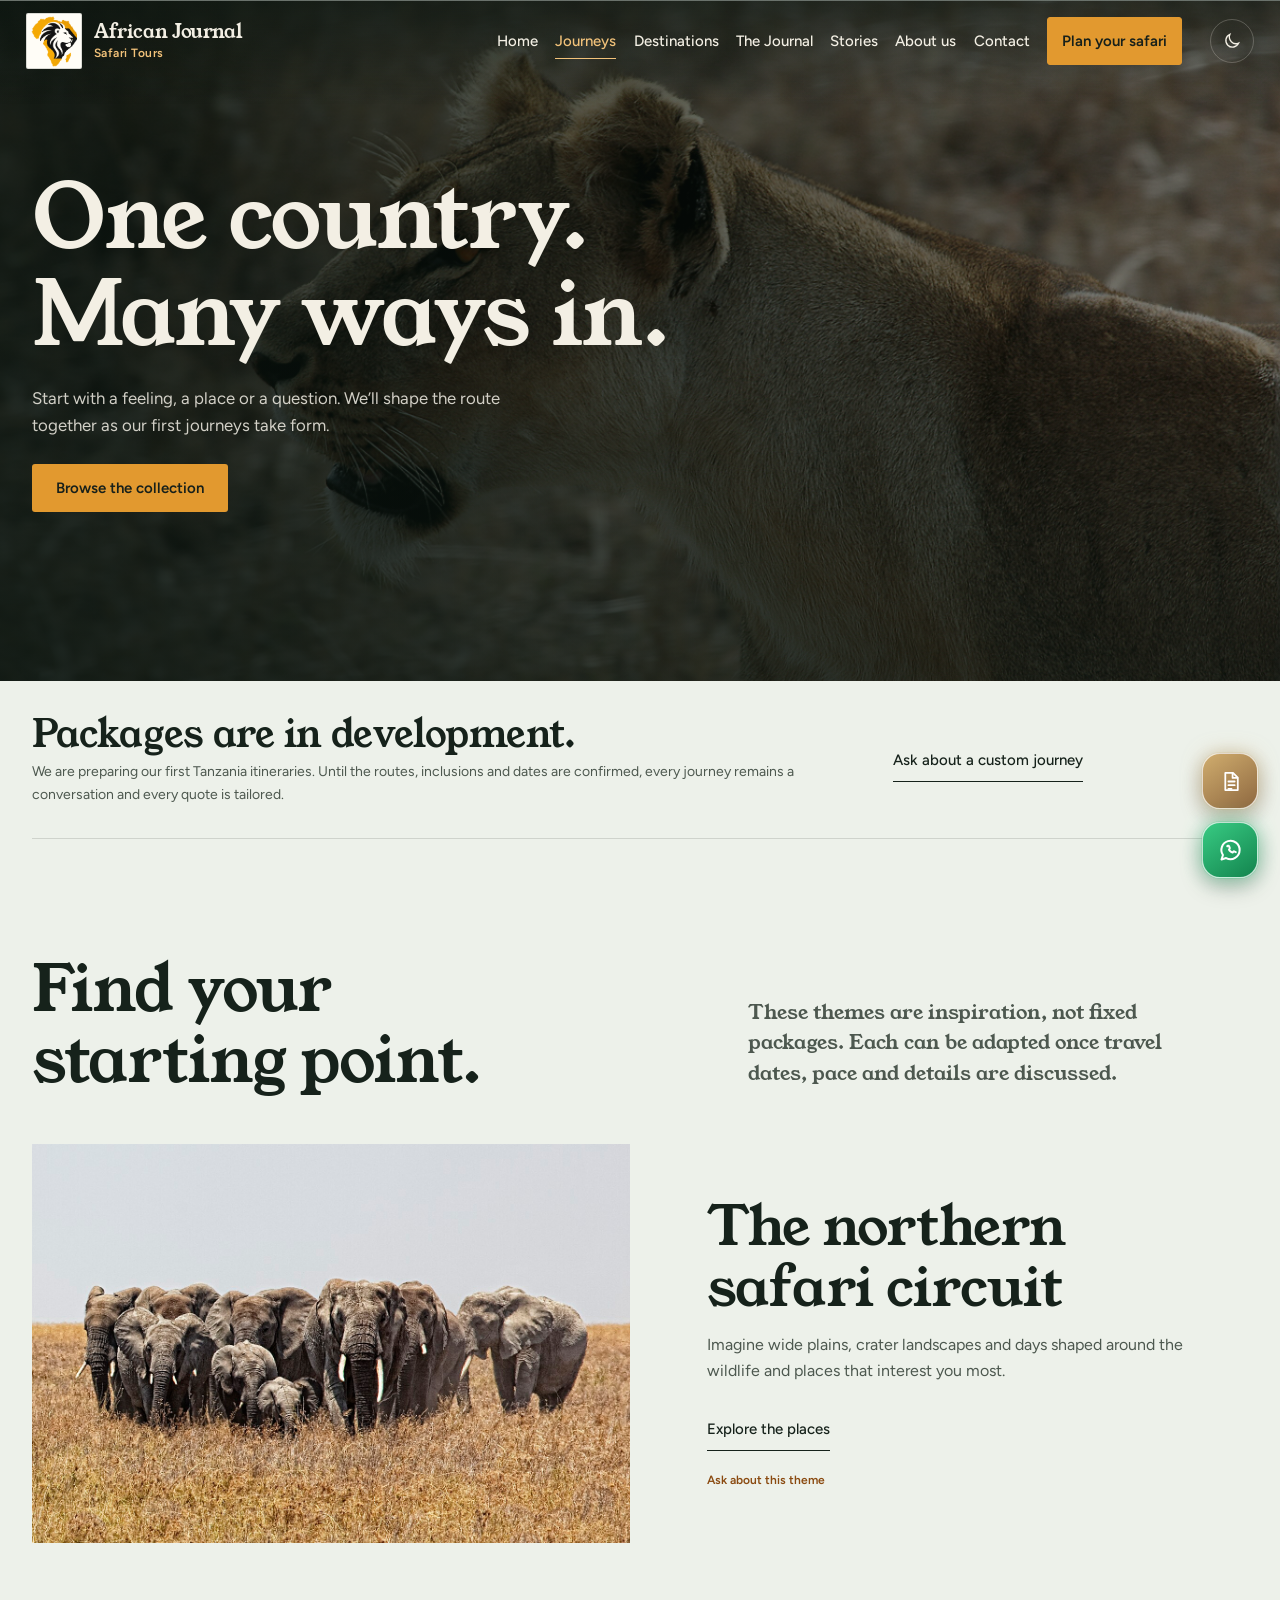
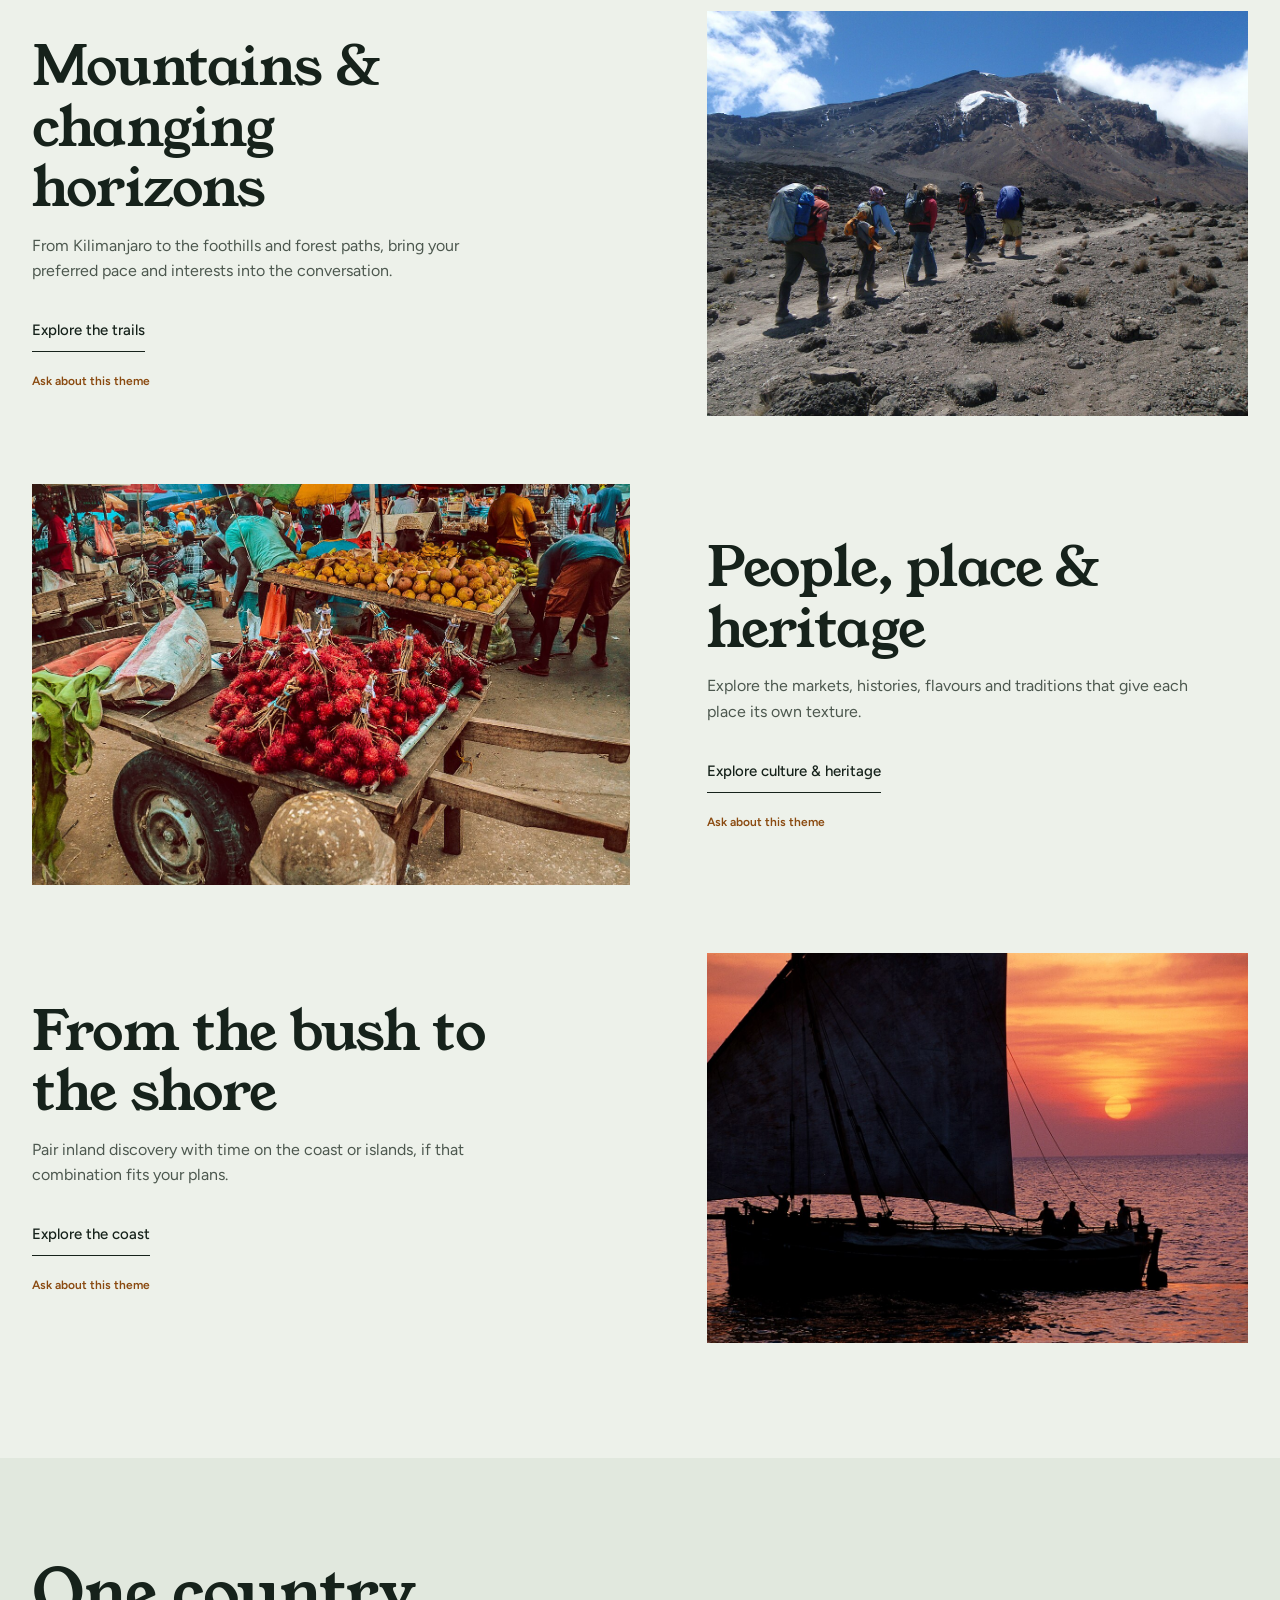
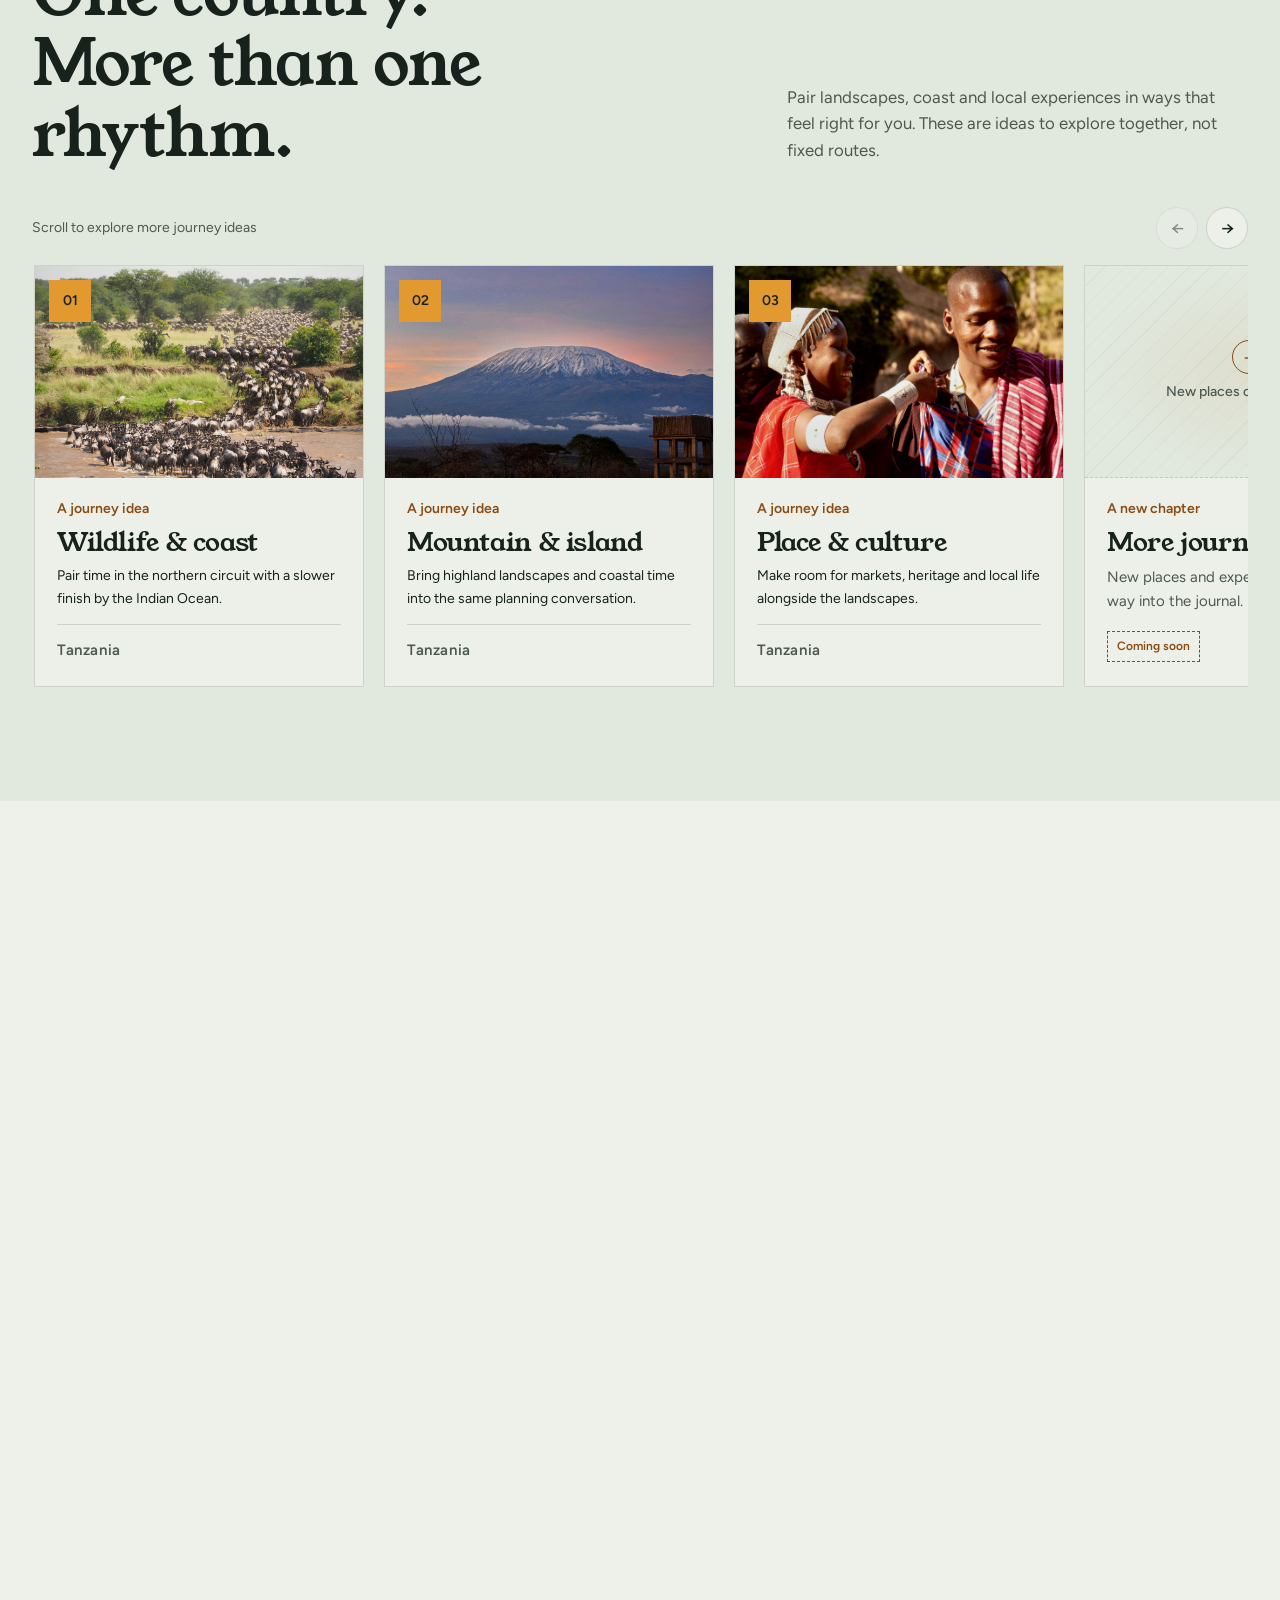
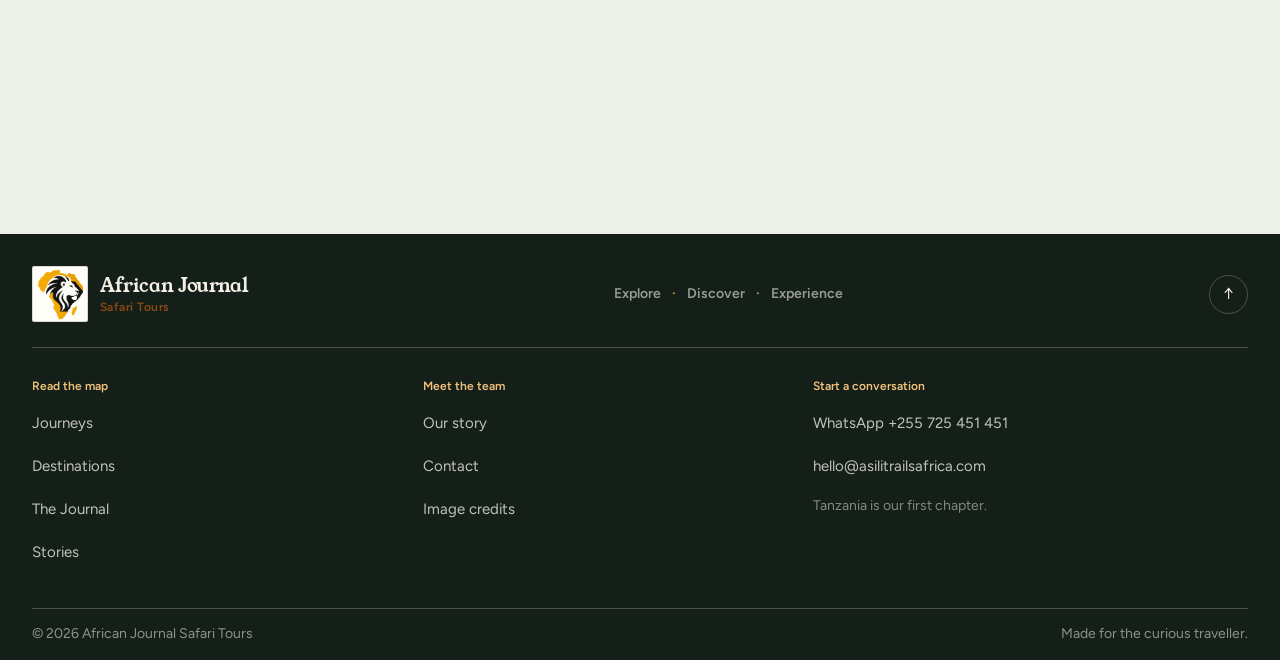
<file: journeys.html>
<!doctype html>
<html lang="en">
  <head>
    <meta charset="utf-8" />
    <meta name="viewport" content="width=device-width, initial-scale=1" />
    <meta name="color-scheme" content="light dark" /><meta name="theme-color" content="#17251f" />
    <meta name="description" content="Explore custom Tanzania journey ideas from African Journal Safari Tours. Our first packages are in development; request a tailored quote." />
    <meta property="og:title" content="Journeys | African Journal Safari Tours" />
    <meta property="og:description" content="Tanzania journey ideas, collected by theme and shaped around your interests." />
    <meta property="og:image" content="images/afj-social.png" />
    <link rel="icon" type="image/png" href="images/afj-emblem.png" />
    <link rel="preconnect" href="https://fonts.googleapis.com" /><link rel="preconnect" href="https://fonts.gstatic.com" crossorigin /><link rel="stylesheet" href="https://fonts.googleapis.com/css2?family=Figtree:wght@400;500;600&family=Young+Serif&display=swap" /><script>try{var t=localStorage.getItem("afj-theme")||(matchMedia("(prefers-color-scheme: dark)").matches?"dark":"light");document.documentElement.setAttribute("data-theme",t)}catch(e){}</script><link rel="stylesheet" href="css/styles.css" />

    <script defer src="js/script.js"></script>
    <title>Journeys | African Journal Safari Tours</title>
  </head>
  <body id="top">
    <canvas class="night-sky" aria-hidden="true"></canvas>
    <a class="skip-link" href="#main">Skip to content</a>
    <header class="site-header site-header-overlay">
      <div class="header-inner">
        <a class="brand" href="index.html" aria-label="African Journal Safari Tours home">
          <span class="brand-mark"><img src="images/afj-emblem.png" alt="" width="554" height="616" decoding="async" /></span>
          <span class="brand-words"><span>African Journal</span><small>Safari Tours</small></span>
        </a>
        <button class="menu-toggle" type="button" aria-label="Open navigation" aria-expanded="false" aria-controls="primary-nav">
          <span class="menu-label">Menu</span><span class="menu-icon" aria-hidden="true"><i></i><i></i></span>
        </button>
        <nav class="primary-nav" id="primary-nav" aria-label="Primary navigation">
          <a href="index.html" data-page="index.html">Home</a>
          <a href="journeys.html" data-page="journeys.html">Journeys</a>
          <a href="explore.html" data-page="explore.html">Destinations</a>
          <a href="journal.html" data-page="journal.html">The Journal</a>
          <a href="stories.html" data-page="stories.html">Stories</a>
          <a href="about.html" data-page="about.html">About us</a>
          <a href="contact.html" data-page="contact.html">Contact</a>
          <a class="nav-cta" href="contact.html">Plan your safari</a>
        </nav>
        <button class="theme-toggle" type="button" aria-pressed="false" aria-label="Switch to night theme"><svg class="i-moon" viewBox="0 0 24 24" aria-hidden="true"><path d="M20 14.5A8 8 0 0 1 9.5 4a8 8 0 1 0 10.5 10.5z"/></svg><svg class="i-sun" viewBox="0 0 24 24" aria-hidden="true"><circle cx="12" cy="12" r="4"/><path d="M12 2v2M12 20v2M4.9 4.9l1.4 1.4M17.7 17.7l1.4 1.4M2 12h2M20 12h2M4.9 19.1l1.4-1.4M17.7 6.3l1.4-1.4"/></svg></button>
      </div>
    </header>
    <main id="main">
      <section class="page-hero page-hero-journeys" aria-labelledby="page-title">
        <img src="images/journey-wildlife.jpg" alt="A lion resting in tall grass" width="1000" height="667" fetchpriority="high" />
        <div class="page-hero-shade"></div>
        <div class="shell page-hero-copy"><h1 id="page-title">One country.<br />Many ways in.</h1><p>Start with a feeling, a place or a question. We’ll shape the route together as our first journeys take form.</p><a class="button button-gold" href="#collections">Browse the collection</a></div>
      </section>

      <section class="editorial-note shell" aria-label="Package status">
        <div><h2>Packages are in development.</h2><p>We are preparing our first Tanzania itineraries. Until the routes, inclusions and dates are confirmed, every journey remains a conversation and every quote is tailored.</p></div>
        <a class="text-link" href="#plan">Ask about a custom journey</a>
      </section>

      <section class="section shell" id="collections" aria-labelledby="collections-title">
        <div class="section-heading"><div><h2 id="collections-title">Find your<br />starting point.</h2></div><p class="section-intro">These themes are inspiration, not fixed packages. Each can be adapted once travel dates, pace and details are discussed.</p></div>
        <div class="collection-list">
          <article class="collection-card" id="wildlife"><a class="collection-image" href="explore.html#serengeti"><img src="images/ele.jpg" alt="Elephants crossing the grasslands" width="1000" height="667" loading="lazy" /></a><div class="collection-copy"><h3>The northern safari circuit</h3><p>Imagine wide plains, crater landscapes and days shaped around the wildlife and places that interest you most.</p><a class="text-link" href="explore.html#serengeti">Explore the places</a><a class="collection-enquire" href="contact.html" data-theme="Wildlife safari and the northern circuit">Ask about this theme</a></div></article>
          <article class="collection-card collection-card-reverse" id="mountains"><a class="collection-image" href="explore.html#kilimanjaro"><img src="images/kil.jpg" alt="Mount Kilimanjaro above the clouds" width="1000" height="667" loading="lazy" /></a><div class="collection-copy"><h3>Mountains &amp; changing horizons</h3><p>From Kilimanjaro to the foothills and forest paths, bring your preferred pace and interests into the conversation.</p><a class="text-link" href="explore.html#mountain-trails">Explore the trails</a><a class="collection-enquire" href="contact.html" data-theme="Mountains and hiking">Ask about this theme</a></div></article>
          <article class="collection-card" id="culture"><a class="collection-image" href="explore.html#culture-experiences"><img src="images/journey-culture.jpg" alt="Fruit and produce at a Zanzibar market" width="1000" height="667" loading="lazy" /></a><div class="collection-copy"><h3>People, place &amp; heritage</h3><p>Explore the markets, histories, flavours and traditions that give each place its own texture.</p><a class="text-link" href="explore.html#culture-experiences">Explore culture &amp; heritage</a><a class="collection-enquire" href="contact.html" data-theme="Culture and heritage">Ask about this theme</a></div></article>
          <article class="collection-card collection-card-reverse" id="coast"><a class="collection-image" href="explore.html#zanzibar"><img src="images/dh.jpg" alt="A dhow sailing along the coast at sunset" width="1000" height="667" loading="lazy" /></a><div class="collection-copy"><h3>From the bush to the shore</h3><p>Pair inland discovery with time on the coast or islands, if that combination fits your plans.</p><a class="text-link" href="explore.html#zanzibar">Explore the coast</a><a class="collection-enquire" href="contact.html" data-theme="Coast and islands">Ask about this theme</a></div></article>
        </div>
      </section>

      <section class="route-notes" aria-labelledby="route-notes-title">
        <div class="shell route-notes-inner">
          <div class="route-notes-heading">
            <h2 id="route-notes-title">One country.<br />More than one rhythm.</h2>
            <p>Pair landscapes, coast and local experiences in ways that feel right for you. These are ideas to explore together, not fixed routes.</p>
          </div>
          <div class="route-ideas-controls" role="group" aria-label="Journey ideas navigation" hidden>
            <p class="route-ideas-hint">Scroll to explore more journey ideas</p>
            <div>
              <button class="route-ideas-prev" type="button" aria-label="Scroll to previous journey ideas" aria-controls="route-ideas-track" disabled>←</button>
              <button class="route-ideas-next" type="button" aria-label="Scroll to more journey ideas" aria-controls="route-ideas-track">→</button>
            </div>
          </div>
          <div class="route-ideas-viewport" id="route-ideas-track" role="region" aria-label="Scrollable journey ideas" tabindex="0">
            <ol class="route-ideas">
              <li class="route-idea">
                <div class="route-idea-image">
                  <img src="images/wildlife.jpg" alt="Wildlife in Tanzania" width="1000" height="667" loading="eager" />
                  <span class="route-idea-number" aria-hidden="true">01</span>
                </div>
                <div class="route-idea-copy">
                  <p class="route-idea-label">A journey idea</p>
                  <h3>Wildlife &amp; coast</h3>
                  <p>Pair time in the northern circuit with a slower finish by the Indian Ocean.</p>
                  <p class="route-idea-country">Tanzania</p>
                </div>
              </li>
              <li class="route-idea">
                <div class="route-idea-image">
                  <img src="images/kilimanjaro.jpg" alt="Mount Kilimanjaro in Tanzania" width="1000" height="667" loading="eager" />
                  <span class="route-idea-number" aria-hidden="true">02</span>
                </div>
                <div class="route-idea-copy">
                  <p class="route-idea-label">A journey idea</p>
                  <h3>Mountain &amp; island</h3>
                  <p>Bring highland landscapes and coastal time into the same planning conversation.</p>
                  <p class="route-idea-country">Tanzania</p>
                </div>
              </li>
              <li class="route-idea">
                <div class="route-idea-image">
                  <img src="images/culture.jpg" alt="Culture and local life in Tanzania" width="1000" height="667" loading="eager" />
                  <span class="route-idea-number" aria-hidden="true">03</span>
                </div>
                <div class="route-idea-copy">
                  <p class="route-idea-label">A journey idea</p>
                  <h3>Place &amp; culture</h3>
                  <p>Make room for markets, heritage and local life alongside the landscapes.</p>
                  <p class="route-idea-country">Tanzania</p>
                </div>
              </li>
              <li class="route-idea route-idea-upcoming" aria-label="Future journey idea">
                <div class="route-idea-image route-idea-image-empty">
                  <span aria-hidden="true">+</span>
                  <p>New places on the horizon</p>
                </div>
                <div class="route-idea-upcoming-copy">
                  <p class="route-idea-label">A new chapter</p>
                  <h3>More journeys ahead</h3>
                  <p>New places and experiences will find their way into the journal.</p>
                  <span class="route-idea-coming-soon">Coming soon</span>
                </div>
              </li>
              <li class="route-idea route-idea-upcoming" aria-label="Future journey idea">
                <div class="route-idea-image route-idea-image-empty">
                  <span aria-hidden="true">+</span>
                  <p>Space for discovery</p>
                </div>
                <div class="route-idea-upcoming-copy">
                  <h3>What comes next?</h3>
                  <p>Keep an eye out for more routes as our story grows.</p>
                  <span class="route-idea-coming-soon">Coming soon</span>
                </div>
              </li>
            </ol>
          </div>
        </div>
      </section>

      <section class="process-band" aria-labelledby="process-title"><div class="shell"><div class="section-heading section-heading-light"><div><h2 id="process-title">Good journeys<br />begin with listening.</h2></div><p class="section-intro">Start with the essentials. Details can be refined together after your first enquiry.</p></div><ol class="process-steps"><li><span>01</span><h3>Share your idea</h3><p>Tell us when you hope to travel, who is coming and what you want to experience.</p></li><li><span>02</span><h3>Shape the route</h3><p>Discuss the places, pace and travel style that could suit your plans.</p></li><li><span>03</span><h3>Review a proposal</h3><p>We’ll share confirmed itinerary details and a quote before you decide.</p></li></ol></div></section>

      <section class="section shell plan-inline" id="plan"><div class="plan-inline-copy"><h2>What would you<br />like to discover?</h2><p>Send a short enquiry and we can begin with your interests. No prices or package details are assumed in advance.</p></div><div class="plan-inline-actions"><a class="button button-dark" href="contact.html" data-theme="Custom Tanzania journey">Plan a custom journey</a><a class="text-link" href="contact.html">Contact the team</a></div></section>
    </main>
    <footer class="site-footer"><div class="shell footer-top"><a class="brand brand-footer" href="index.html" aria-label="African Journal Safari Tours home"><span class="brand-mark"><img src="images/afj-emblem.png" alt="" width="554" height="616" loading="lazy" /></span><span class="brand-words"><span>African Journal</span><small>Safari Tours</small></span></a><p class="footer-promise">Explore <span>·</span> Discover <span>·</span> Experience</p><a class="back-top" href="#top" aria-label="Back to top">↑</a></div><div class="shell footer-links"><div><h2>Read the map</h2><a href="journeys.html">Journeys</a><a href="explore.html">Destinations</a><a href="journal.html">The Journal</a><a href="stories.html">Stories</a></div><div><h2>Meet the team</h2><a href="about.html">Our story</a><a href="contact.html">Contact</a><a href="image-credits.html">Image credits</a></div><div class="footer-contact"><h2>Start a conversation</h2><a href="https://wa.me/255725451451" data-whatsapp target="_blank" rel="noopener">WhatsApp +255 725 451 451</a><a href="mailto:hello@asilitrailsafrica.com">hello@asilitrailsafrica.com</a><small>Tanzania is our first chapter.</small></div></div><div class="shell footer-bottom"><span>© <span data-year>2026</span> African Journal Safari Tours</span><span>Made for the curious traveller.</span></div></footer>
    <div class="floating-actions" role="group" aria-label="Quick contact">
      <span class="floating-status" data-contact-status role="status" aria-live="polite" hidden></span>
      <a class="contact-fab contact-fab-form" href="contact.html#contact-intro" data-tally-form aria-label="Open travel enquiry form" title="Travel enquiry form">
        <svg class="contact-fab-icon" viewBox="0 0 24 24" aria-hidden="true" focusable="false"><path d="M7 3.75h7.4L19 8.3v11.95H7z"/><path d="M14 4v4.6h4.6M10 12h6M10 15.5h6M10 19h3"/></svg>
        <span class="visually-hidden">Travel enquiry form</span>
      </a>
      <a class="contact-fab contact-fab-whatsapp" href="https://wa.me/255725451451" data-whatsapp target="_blank" rel="noopener" aria-label="Chat with African Journal Safari Tours on WhatsApp" title="Chat on WhatsApp">
        <svg class="contact-fab-icon" viewBox="0 0 24 24" aria-hidden="true" focusable="false"><path d="M20.1 11.65a8.1 8.1 0 0 1-11.98 7.1L4 20l1.29-4.02A8.1 8.1 0 1 1 20.1 11.65Z"/><path d="M9.12 8.22c.19-.43.39-.44.57-.44h.49c.16 0 .37.02.51.4l.64 1.55c.08.2.06.37-.05.53l-.44.55c-.12.14-.22.29-.1.51.12.22.53.86 1.14 1.4.78.69 1.43.9 1.66 1.01.22.1.35.09.49-.08l.65-.76c.16-.19.33-.22.53-.13l1.5.71"/></svg>
        <span class="visually-hidden">Chat on WhatsApp</span>
      </a>
    </div>
  </body>
</html>
</file>
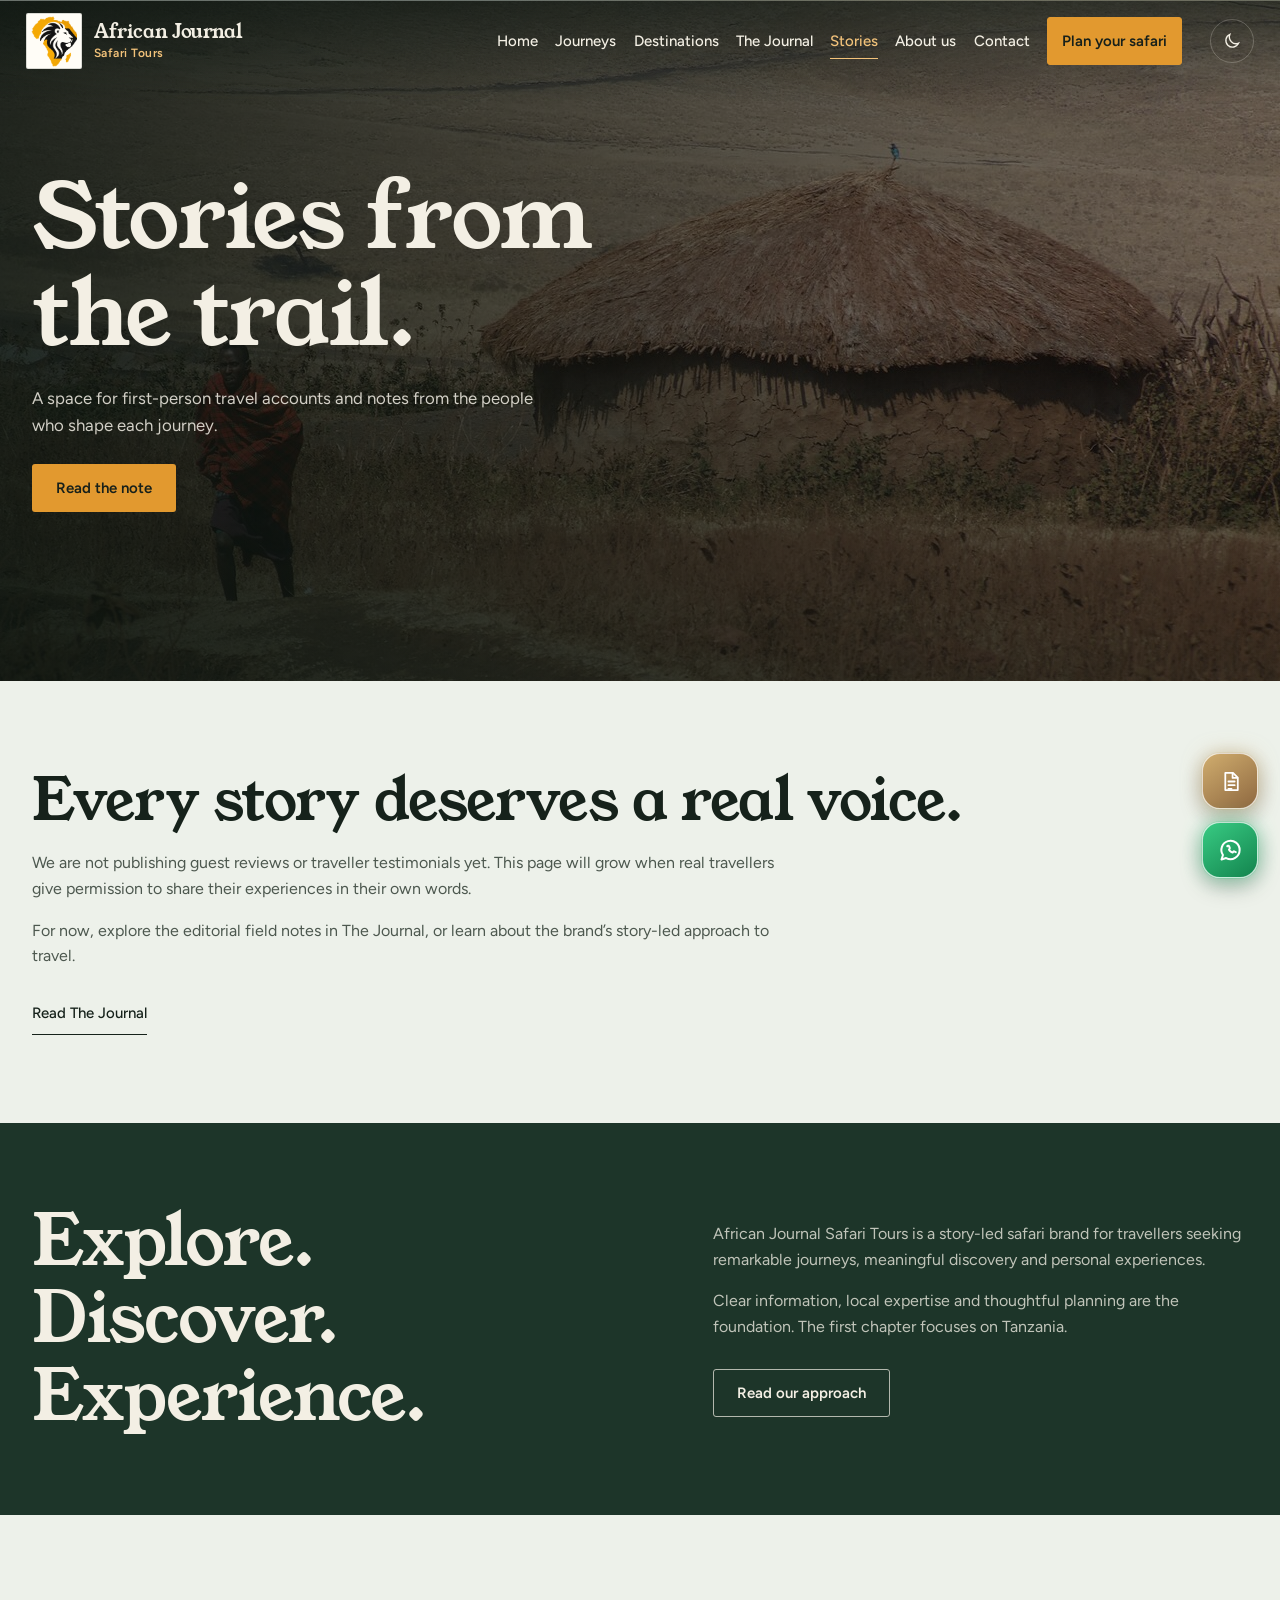
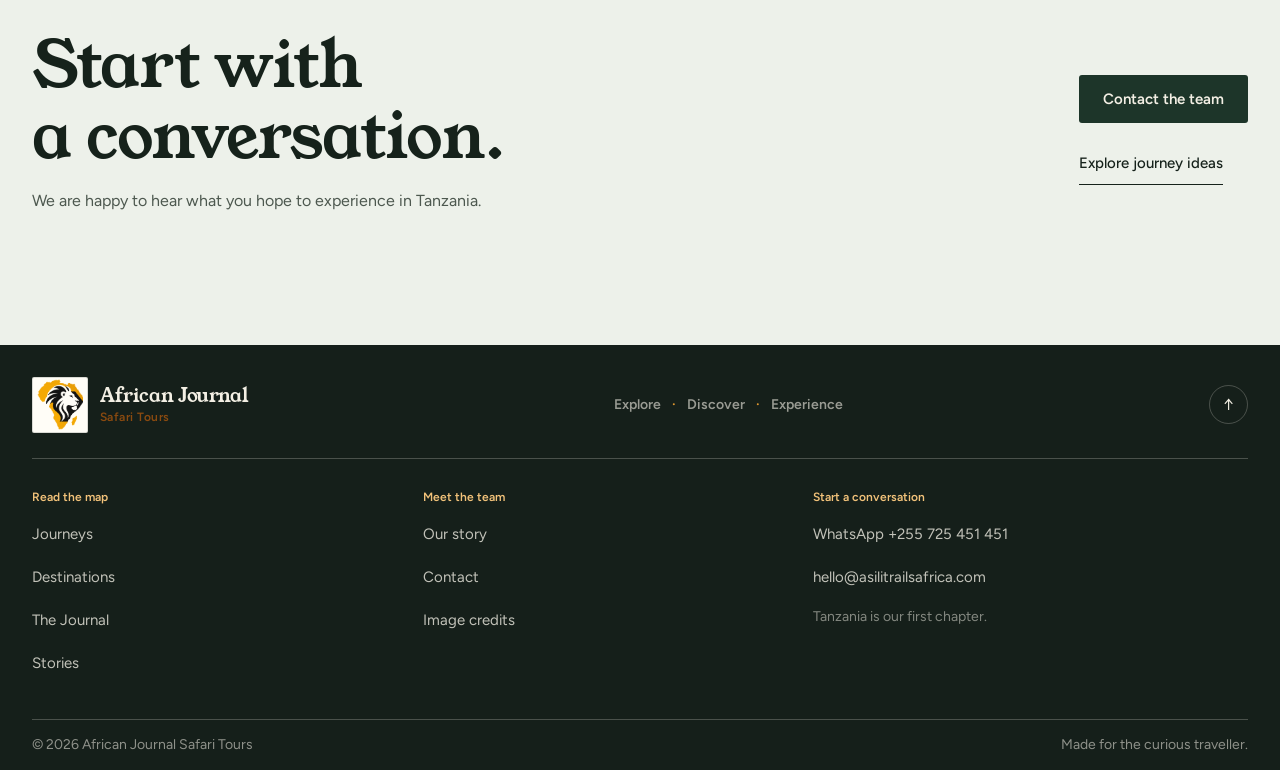
<file: stories.html>
<!doctype html>
<html lang="en">
  <head>
    <meta charset="utf-8" /><meta name="viewport" content="width=device-width, initial-scale=1" /><meta name="color-scheme" content="light dark" /><meta name="theme-color" content="#17251f" />
    <meta name="description" content="Stories from the trail: the people, places and perspectives behind African Journal Safari Tours." />
    <meta property="og:title" content="Stories | African Journal Safari Tours" /><meta property="og:description" content="A space for real traveller experiences and notes from the people behind the journal." /><meta property="og:image" content="images/afj-social.png" />
    <link rel="icon" type="image/png" href="images/afj-emblem.png" /><link rel="preconnect" href="https://fonts.googleapis.com" /><link rel="preconnect" href="https://fonts.gstatic.com" crossorigin /><link rel="stylesheet" href="https://fonts.googleapis.com/css2?family=Figtree:wght@400;500;600&family=Young+Serif&display=swap" /><script>try{var t=localStorage.getItem("afj-theme")||(matchMedia("(prefers-color-scheme: dark)").matches?"dark":"light");document.documentElement.setAttribute("data-theme",t)}catch(e){}</script><link rel="stylesheet" href="css/styles.css" /><script defer src="js/script.js"></script>
    <title>Stories | African Journal Safari Tours</title>
  </head>
  <body id="top">
    <canvas class="night-sky" aria-hidden="true"></canvas>
    <a class="skip-link" href="#main">Skip to content</a>
    <header class="site-header site-header-overlay">
      <div class="header-inner">
        <a class="brand" href="index.html" aria-label="African Journal Safari Tours home">
          <span class="brand-mark"><img src="images/afj-emblem.png" alt="" width="554" height="616" decoding="async" /></span>
          <span class="brand-words"><span>African Journal</span><small>Safari Tours</small></span>
        </a>
        <button class="menu-toggle" type="button" aria-label="Open navigation" aria-expanded="false" aria-controls="primary-nav">
          <span class="menu-label">Menu</span><span class="menu-icon" aria-hidden="true"><i></i><i></i></span>
        </button>
        <nav class="primary-nav" id="primary-nav" aria-label="Primary navigation">
          <a href="index.html" data-page="index.html">Home</a>
          <a href="journeys.html" data-page="journeys.html">Journeys</a>
          <a href="explore.html" data-page="explore.html">Destinations</a>
          <a href="journal.html" data-page="journal.html">The Journal</a>
          <a href="stories.html" data-page="stories.html">Stories</a>
          <a href="about.html" data-page="about.html">About us</a>
          <a href="contact.html" data-page="contact.html">Contact</a>
          <a class="nav-cta" href="contact.html">Plan your safari</a>
        </nav>
        <button class="theme-toggle" type="button" aria-pressed="false" aria-label="Switch to night theme"><svg class="i-moon" viewBox="0 0 24 24" aria-hidden="true"><path d="M20 14.5A8 8 0 0 1 9.5 4a8 8 0 1 0 10.5 10.5z"/></svg><svg class="i-sun" viewBox="0 0 24 24" aria-hidden="true"><circle cx="12" cy="12" r="4"/><path d="M12 2v2M12 20v2M4.9 4.9l1.4 1.4M17.7 17.7l1.4 1.4M2 12h2M20 12h2M4.9 19.1l1.4-1.4M17.7 6.3l1.4-1.4"/></svg></button>
      </div>
    </header>
    <main id="main">
      <section class="page-hero page-hero-stories" aria-labelledby="page-title"><img src="images/maasai.jpg" alt="A village landscape in Tanzania" width="1000" height="667" fetchpriority="high" /><div class="page-hero-shade"></div><div class="shell page-hero-copy"><h1 id="page-title">Stories from<br />the trail.</h1><p>A space for first-person travel accounts and notes from the people who shape each journey.</p><a class="button button-gold" href="#stories-note">Read the note</a></div></section>
      <section class="story-status shell" id="stories-note"><div><h2>Every story deserves a real voice.</h2><p>We are not publishing guest reviews or traveller testimonials yet. This page will grow when real travellers give permission to share their experiences in their own words.</p><p>For now, explore the editorial field notes in The Journal, or learn about the brand’s story-led approach to travel.</p><a class="text-link" href="journal.html">Read The Journal</a></div></section>
      <section class="story-founder"><div class="shell story-founder-grid"><div><h2>Explore.<br />Discover. Experience.</h2></div><div><p>African Journal Safari Tours is a story-led safari brand for travellers seeking remarkable journeys, meaningful discovery and personal experiences.</p><p>Clear information, local expertise and thoughtful planning are the foundation. The first chapter focuses on Tanzania.</p><a class="button button-outline-light" href="about.html">Read our approach</a></div></div></section>
      <section class="section shell plan-inline"><div class="plan-inline-copy"><h2>Start with<br />a conversation.</h2><p>We are happy to hear what you hope to experience in Tanzania.</p></div><div class="plan-inline-actions"><a class="button button-dark" href="contact.html">Contact the team</a><a class="text-link" href="journeys.html">Explore journey ideas</a></div></section>
    </main>
    <footer class="site-footer"><div class="shell footer-top"><a class="brand brand-footer" href="index.html" aria-label="African Journal Safari Tours home"><span class="brand-mark"><img src="images/afj-emblem.png" alt="" width="554" height="616" loading="lazy" /></span><span class="brand-words"><span>African Journal</span><small>Safari Tours</small></span></a><p class="footer-promise">Explore <span>·</span> Discover <span>·</span> Experience</p><a class="back-top" href="#top" aria-label="Back to top">↑</a></div><div class="shell footer-links"><div><h2>Read the map</h2><a href="journeys.html">Journeys</a><a href="explore.html">Destinations</a><a href="journal.html">The Journal</a><a href="stories.html">Stories</a></div><div><h2>Meet the team</h2><a href="about.html">Our story</a><a href="contact.html">Contact</a><a href="image-credits.html">Image credits</a></div><div class="footer-contact"><h2>Start a conversation</h2><a href="https://wa.me/255725451451" data-whatsapp target="_blank" rel="noopener">WhatsApp +255 725 451 451</a><a href="mailto:hello@asilitrailsafrica.com">hello@asilitrailsafrica.com</a><small>Tanzania is our first chapter.</small></div></div><div class="shell footer-bottom"><span>© <span data-year>2026</span> African Journal Safari Tours</span><span>Made for the curious traveller.</span></div></footer>
    <div class="floating-actions" role="group" aria-label="Quick contact">
      <span class="floating-status" data-contact-status role="status" aria-live="polite" hidden></span>
      <a class="contact-fab contact-fab-form" href="contact.html#contact-intro" data-tally-form aria-label="Open travel enquiry form" title="Travel enquiry form">
        <svg class="contact-fab-icon" viewBox="0 0 24 24" aria-hidden="true" focusable="false"><path d="M7 3.75h7.4L19 8.3v11.95H7z"/><path d="M14 4v4.6h4.6M10 12h6M10 15.5h6M10 19h3"/></svg>
        <span class="visually-hidden">Travel enquiry form</span>
      </a>
      <a class="contact-fab contact-fab-whatsapp" href="https://wa.me/255725451451" data-whatsapp target="_blank" rel="noopener" aria-label="Chat with African Journal Safari Tours on WhatsApp" title="Chat on WhatsApp">
        <svg class="contact-fab-icon" viewBox="0 0 24 24" aria-hidden="true" focusable="false"><path d="M20.1 11.65a8.1 8.1 0 0 1-11.98 7.1L4 20l1.29-4.02A8.1 8.1 0 1 1 20.1 11.65Z"/><path d="M9.12 8.22c.19-.43.39-.44.57-.44h.49c.16 0 .37.02.51.4l.64 1.55c.08.2.06.37-.05.53l-.44.55c-.12.14-.22.29-.1.51.12.22.53.86 1.14 1.4.78.69 1.43.9 1.66 1.01.22.1.35.09.49-.08l.65-.76c.16-.19.33-.22.53-.13l1.5.71"/></svg>
        <span class="visually-hidden">Chat on WhatsApp</span>
      </a>
    </div>
  </body>
</html>
</file>
<file: css/styles.css>
:root {
  color-scheme: light;
  --paper: rgba(238, 241, 234, 0.9);
  --paper-deep: rgba(224, 231, 220, 0.86);
  --ink: #16221b;
  --moss: #1d3529;
  --moss-soft: #3a5445;
  --gold: #e2992f;
  --gold-hover: #ecab52;
  --amber-soft: #f2c27a;
  --clay: #8a4a10;
  --muted: #4d584f;
  --line: rgba(22, 34, 27, 0.14);
  --light-line: rgba(243, 239, 228, 0.24);
  --on-deep: #f3efe4;
  --on-accent: #17201a;
  --field: #f9faf6;
  --nav-ink: #2c3a31;
  --header-bg: #eef1ea;
  --print: #f8f5eb;
  --danger: #a3241c;
  --sun: rgba(255, 208, 130, 0.55);
  --serif: "Young Serif", Georgia, "Times New Roman", serif;
  --sans: "Figtree", system-ui, -apple-system, "Segoe UI", sans-serif;
  --shell: 1240px;
  --header-height: 82px;
}
:root[data-theme="dark"] {
  color-scheme: dark;
  --paper: rgba(13, 20, 32, 0.78);
  --paper-deep: rgba(20, 29, 44, 0.78);
  --ink: #ece7da;
  --moss: #182739;
  --moss-soft: #34506a;
  --gold: #f0a64a;
  --gold-hover: #f6b966;
  --clay: #f0b25e;
  --muted: #a9b3bf;
  --line: rgba(236, 231, 218, 0.15);
  --light-line: rgba(236, 231, 218, 0.22);
  --field: #101826;
  --nav-ink: #d9d6cc;
  --header-bg: #0d1420;
  --print: #e8e2d2;
  --danger: #ff9f93;
  --sun: transparent;
}

* {
  box-sizing: border-box;
}
html {
  scroll-behavior: smooth;
  scroll-padding-top: 96px;
}
body {
  margin: 0;
  isolation: isolate;
  overflow-x: hidden;
  background: var(--paper);
  color: var(--ink);
  font-family: var(--sans);
  font-size: 16px;
  line-height: 1.6;
  -webkit-font-smoothing: antialiased;
}
img,
video {
  display: block;
  max-width: 100%;
}
button,
a {
  -webkit-tap-highlight-color: transparent;
}
a {
  color: inherit;
  text-decoration: none;
}
button {
  font: inherit;
}
a:focus-visible,
button:focus-visible {
  outline: 3px solid var(--clay);
  outline-offset: 4px;
}
::selection {
  background: var(--gold);
  color: var(--on-accent);
}
.shell {
  width: min(var(--shell), calc(100% - 64px));
  margin-inline: auto;
}
.skip-link {
  position: fixed;
  z-index: 100;
  top: 12px;
  left: 12px;
  transform: translateY(-160%);
  padding: 10px 16px;
  background: var(--paper);
  color: var(--ink);
  border: 1px solid var(--ink);
}
.skip-link:focus {
  transform: translateY(0);
}
.eyebrow {
  margin: 0 0 18px;
  color: var(--clay);
  font-size: 0.75rem;
  font-weight: 600;
  letter-spacing: 0;
  line-height: 1.4;
}
.eyebrow-light {
  color: var(--amber-soft);
}
h1,
h2,
h3,
p {
  margin-top: 0;
}
h1,
h2,
h3 {
  font-family: var(--serif);
  font-weight: 400;
  letter-spacing: -0.015em;
  line-height: 1.1;
}
h1 em,
h2 em,
h3 em {
  color: var(--gold);
  font-weight: 400;
}
.section {
  padding-block: clamp(78px, 9vw, 132px);
}
.text-link {
  display: inline-flex;
  align-items: center;
  gap: 13px;
  width: fit-content;
  color: var(--ink);
  font-size: 0.875rem;
  font-weight: 600;
  letter-spacing: 0.04em;
  border-bottom: 1px solid currentColor;
  padding-bottom: 5px;
  transition:
    color 0.2s ease,
    gap 0.2s ease;
}
.text-link:hover {
  color: var(--clay);
  gap: 18px;
}
.text-link-light {
  color: var(--on-deep);
}
.text-link-light:hover {
  color: var(--amber-soft);
}
.button {
  display: inline-flex;
  align-items: center;
  justify-content: center;
  gap: 18px;
  min-height: 51px;
  padding: 0 23px;
  border: 1px solid transparent;
  font-size: 0.75rem;
  font-weight: 600;
  letter-spacing: 0;
  transition:
    transform 0.2s ease,
    background-color 0.2s ease,
    color 0.2s ease;
}
.button:hover {
  transform: translateY(-2px);
}
.button-gold {
  background: var(--gold);
  color: var(--on-accent);
}
.button-gold:hover {
  background: var(--gold-hover);
}
.button-dark {
  background: var(--moss);
  color: var(--on-deep);
}
.button-dark:hover {
  background: var(--moss-soft);
}
.button-outline-light {
  border-color: rgba(242, 239, 229, 0.7);
  color: var(--on-deep);
}
.button-outline-light:hover {
  background: var(--paper);
  color: var(--ink);
}

/* Masthead */
.site-header {
  position: sticky;
  z-index: 30;
  top: 0;
  width: 100%;
  background: var(--header-bg);
  border-bottom: 1px solid var(--line);
}
.site-header-overlay {
  margin-bottom: calc(-1 * var(--header-height));
  border-bottom-color: rgba(197, 163, 106, 0.25);
  background: rgba(13, 22, 17, 0.97);
  isolation: isolate;
  transition:
    background-color 0.28s ease,
    border-color 0.28s ease,
    backdrop-filter 0.28s ease;
}
.js-enabled .site-header-overlay:not(.is-scrolled) {
  border-bottom-color: transparent;
  background: transparent;
}
.js-enabled .site-header-overlay:not(.is-scrolled)::before {
  position: absolute;
  z-index: 0;
  inset: 0 0 -22px;
  display: block;
  background: linear-gradient(
    180deg,
    rgba(10, 20, 15, 0.58),
    rgba(10, 20, 15, 0.2) 62%,
    transparent
  );
  content: "";
  pointer-events: none;
}
.site-header-overlay.is-scrolled {
  border-bottom-color: rgba(197, 163, 106, 0.25);
  background: rgba(13, 22, 17, 0.97);
}
.site-header-overlay.is-scrolled::before {
  display: none;
}
.header-inner {
  position: relative;
  z-index: 1;
  display: flex;
  align-items: center;
  gap: 28px;
  width: min(1420px, calc(100% - 52px));
  min-height: var(--header-height);
  margin-inline: auto;
}
.brand {
  display: inline-flex;
  flex: 0 0 auto;
  align-items: center;
  gap: 12px;
  min-width: 0;
}
.brand-mark {
  display: grid;
  width: 56px;
  height: 56px;
  flex: 0 0 56px;
  place-items: center;
  overflow: hidden;
  border: 1px solid rgba(25, 37, 31, 0.16);
  border-radius: 2px;
  background: #fffdf7;
}
.brand-mark img {
  width: 51px;
  height: 51px;
  object-fit: contain;
}
.brand-words {
  display: grid;
  gap: 0;
  color: var(--ink);
  font-family: var(--serif);
  font-size: 1.2rem;
  line-height: 1.1;
  letter-spacing: -0.02em;
  white-space: nowrap;
}
.brand-words small {
  margin-top: 5px;
  color: var(--clay);
  font-family: var(--sans);
  font-size: 0.75rem;
  font-weight: 600;
  letter-spacing: 0;
}
.primary-nav {
  display: flex;
  align-items: center;
  justify-content: center;
  gap: clamp(10px, 1.35vw, 20px);
  margin-left: auto;
}
.primary-nav a {
  position: relative;
  padding-block: 8px;
  color: var(--nav-ink);
  font-size: 0.75rem;
  font-weight: 600;
  letter-spacing: 0;
  white-space: nowrap;
}
.primary-nav a::after {
  position: absolute;
  right: 0;
  bottom: 2px;
  left: 0;
  height: 1px;
  background: var(--clay);
  content: "";
  transform: scaleX(0);
  transform-origin: left;
  transition: transform 0.2s ease;
}
.primary-nav a:hover::after,
.primary-nav a[aria-current="page"]::after {
  transform: scaleX(1);
}
.primary-nav a[aria-current="page"] {
  color: var(--clay);
}
.primary-nav .nav-cta {
  padding: 11px 14px;
  border: 1px solid var(--gold);
  background: var(--gold);
  color: var(--on-accent);
  letter-spacing: 0;
}
.primary-nav .nav-cta:hover {
  background: var(--gold-hover);
  color: var(--on-accent);
}
.primary-nav .nav-cta::after {
  display: none;
}
.menu-toggle {
  display: none;
}
.site-header-overlay .brand-words,
.site-header-overlay .primary-nav a,
.site-header-overlay .menu-toggle {
  color: var(--on-deep);
}
.site-header-overlay .brand-words small,
.site-header-overlay .primary-nav a[aria-current="page"] {
  color: var(--amber-soft);
}
.site-header-overlay .primary-nav a::after {
  background: var(--amber-soft);
}
.site-header-overlay .primary-nav.is-open a {
  color: var(--ink);
}
.site-header-overlay .primary-nav.is-open a[aria-current="page"] {
  color: var(--clay);
}
.site-header-overlay .primary-nav.is-open .nav-cta {
  color: var(--ink);
}

/* Home cover */
.hero-home {
  position: relative;
  display: flex;
  min-height: max(650px, min(900px, 100svh));
  overflow: hidden;
  isolation: isolate;
  background: #1c2c24;
  color: var(--on-deep);
}
.hero-video,
.hero-shade {
  position: absolute;
  z-index: -1;
  inset: 0;
  width: 100%;
  height: 100%;
}
.hero-video {
  object-fit: cover;
  object-position: center 55%;
}
.hero-shade {
  background:
    linear-gradient(
      90deg,
      rgba(12, 22, 17, 0.82) 0%,
      rgba(12, 22, 17, 0.53) 43%,
      rgba(12, 22, 17, 0.08) 100%
    ),
    linear-gradient(0deg, rgba(10, 17, 14, 0.53), transparent 42%);
}
.hero-content {
  display: flex;
  flex-direction: column;
  justify-content: center;
  padding-block: 80px 90px;
}
.hero-content > * {
  max-width: 670px;
}
.hero-content .eyebrow {
  display: flex;
  gap: 21px;
  align-items: center;
  margin-bottom: 27px;
}
.hero-content .eyebrow span + span {
  padding-left: 20px;
  border-left: 1px solid rgba(242, 239, 229, 0.5);
}
.hero h1 {
  max-width: 1100px;
  margin: 0 0 23px;
  font-size: clamp(3.5rem, 6.5vw, 6.4rem);
  line-height: 1.1;
}
.hero h1 em {
  color: var(--amber-soft);
}
.hero-deck {
  max-width: 500px;
  margin-bottom: 30px;
  color: rgba(242, 239, 229, 0.87);
  font-size: clamp(1rem, 1.4vw, 1.12rem);
  line-height: 1.6;
}
.hero-actions {
  display: flex;
  align-items: center;
  gap: 27px;
}
.hero-index {
  display: flex;
  align-items: center;
  gap: 15px;
  margin: 45px 0 0;
  color: rgba(242, 239, 229, 0.75);
  font-size: 0.75rem;
  font-weight: 600;
  letter-spacing: 0;
}
.hero-index span:first-child {
  color: var(--amber-soft);
}
.hero-index span + span::before {
  display: inline-block;
  width: 16px;
  height: 1px;
  margin: 0 13px 3px 0;
  background: rgba(242, 239, 229, 0.5);
  content: "";
}
.video-toggle {
  position: absolute;
  right: auto;
  bottom: 36px;
  left: max(32px, calc((100% - var(--shell)) / 2));
  display: inline-flex;
  align-items: center;
  gap: 10px;
  min-height: 40px;
  padding: 0 12px;
  border: 1px solid rgba(242, 239, 229, 0.52);
  background: rgba(16, 26, 21, 0.35);
  color: var(--on-deep);
  font-size: 0.75rem;
  font-weight: 600;
  letter-spacing: 0;
  cursor: pointer;
}
.video-toggle:hover {
  background: rgba(16, 26, 21, 0.74);
}
.hero-bottom-mark {
  position: absolute;
  bottom: 23px;
  left: 50%;
  display: grid;
  width: 40px;
  height: 40px;
  place-items: center;
  color: rgba(242, 194, 122, 0.78);
  transform: translateX(-50%);
  pointer-events: none;
}
.hero-bottom-mark svg {
  width: 100%;
  height: 100%;
  fill: none;
  stroke: currentColor;
  stroke-linecap: round;
  stroke-linejoin: round;
  stroke-width: 1.1;
}
.video-toggle-icon {
  display: grid;
  width: 20px;
  height: 20px;
  place-items: center;
  color: var(--amber-soft);
  font-size: 1rem;
}
.hero-scroll {
  position: absolute;
  right: 50%;
  bottom: 0;
  display: flex;
  flex-direction: column;
  align-items: center;
  gap: 10px;
  color: rgba(242, 239, 229, 0.72);
  font-size: 0.75rem;
  letter-spacing: 0;
  transform: translateX(50%);
}
.hero-scroll i {
  width: 1px;
  height: 30px;
  background: var(--amber-soft);
}

.intro-band {
  padding-block: 34px;
  background: var(--paper-deep);
  border-bottom: 1px solid var(--line);
}
.intro-band-grid {
  display: grid;
  grid-template-columns: 0.7fr 1.5fr 1.25fr;
  gap: 30px;
  align-items: center;
}
.intro-band .eyebrow {
  margin: 0;
}
.intro-statement {
  max-width: 600px;
  margin: 0;
  font-family: var(--serif);
  font-size: clamp(1.2rem, 2.1vw, 1.8rem);
  line-height: 1.3;
}
.proof-list {
  display: grid;
  gap: 6px;
  color: var(--muted);
  font-size: 0.75rem;
}
.proof-list b {
  margin-right: 7px;
  color: var(--clay);
  font-size: 0.75rem;
  letter-spacing: 0;
}

/* Editorial section system */
.section-heading {
  display: grid;
  grid-template-columns: 1.05fr 0.8fr;
  gap: 60px;
  align-items: end;
  margin-bottom: 49px;
}
.section-heading h2,
.activities-copy h2,
.plan-intro h2,
.plan-inline h2,
.founders-copy h2,
.vision-layout h2 {
  margin: 0;
  font-size: clamp(3rem, 6.2vw, 5.7rem);
  line-height: 1.1;
}
.section-intro {
  max-width: 420px;
  margin: 0 0 7px;
  color: var(--muted);
  font-family: var(--serif);
  font-size: clamp(1.1rem, 1.7vw, 1.4rem);
  line-height: 1.48;
}
.feature-grid {
  display: grid;
  min-height: 635px;
  grid-template-columns: 1.15fr 1fr 1fr;
  grid-template-rows: repeat(2, minmax(260px, 1fr));
  gap: 13px;
}
.feature-card {
  position: relative;
  min-height: 270px;
  overflow: hidden;
  background: var(--moss);
  color: var(--on-deep);
  isolation: isolate;
}
.feature-card::after {
  position: absolute;
  z-index: -1;
  inset: 25% 0 0;
  background: linear-gradient(0deg, rgba(13, 21, 17, 0.8), transparent);
  content: "";
}
.feature-card img {
  position: absolute;
  z-index: -2;
  inset: 0;
  width: 100%;
  height: 100%;
  object-fit: cover;
  transition: transform 0.6s cubic-bezier(0.2, 0.7, 0.2, 1);
}
.feature-card-tall {
  grid-column: 1;
  grid-row: 1 / 3;
}
.feature-card-wide {
  grid-column: 2 / 4;
}
.feature-number {
  position: absolute;
  top: 20px;
  left: 20px;
  color: rgba(255, 255, 255, 0.82);
  font-size: 0.75rem;
  font-weight: 600;
  letter-spacing: 0;
}
.feature-caption {
  position: absolute;
  right: 60px;
  bottom: 24px;
  left: 23px;
  display: grid;
  gap: 4px;
}
.feature-caption strong {
  font-family: var(--serif);
  font-size: clamp(1.65rem, 2.8vw, 2.65rem);
  font-weight: 400;
  line-height: 1.1;
}
.feature-caption small {
  color: rgba(255, 255, 255, 0.8);
  font-size: 0.75rem;
  letter-spacing: 0.04em;
}
.feature-arrow,
.destination-arrow {
  position: absolute;
  right: 18px;
  bottom: 23px;
  display: grid;
  width: 34px;
  height: 34px;
  place-items: center;
  border: 1px solid rgba(255, 255, 255, 0.65);
  border-radius: 50%;
  transition:
    color 0.2s ease,
    background 0.2s ease;
}
.feature-card:hover .feature-arrow,
.destination-card:hover .destination-arrow {
  background: var(--gold);
  color: var(--on-accent);
}
.section-tail {
  display: flex;
  justify-content: space-between;
  gap: 30px;
  align-items: center;
  margin-top: 21px;
  padding-top: 16px;
  border-top: 1px solid var(--line);
}
.section-tail p,
.section-tail > span {
  margin: 0;
  color: var(--muted);
  font-size: 0.75rem;
}
.journal-rule-band {
  display: flex;
  min-height: 275px;
  flex-direction: column;
  justify-content: center;
  align-items: center;
  margin-block: 10px;
  padding: 50px 24px;
  background: var(--moss);
  color: var(--on-deep);
  text-align: center;
}
.journal-rule-band p {
  margin: 0 0 19px;
  font-family: var(--serif);
  font-size: clamp(2.4rem, 5.5vw, 4.75rem);
  line-height: 1.1;
}
.journal-rule-band p em {
  color: var(--gold-hover);
}
.journal-rule-band span {
  color: rgba(242, 239, 229, 0.65);
  font-size: 0.75rem;
  font-weight: 600;
  letter-spacing: 0;
}
.section-heading-tight {
  margin-bottom: 42px;
}
.destination-grid {
  display: grid;
  grid-template-columns: 1.25fr 1fr 1fr;
  grid-template-rows: repeat(2, 270px);
  gap: 12px;
}
.destination-card {
  position: relative;
  overflow: hidden;
  background: var(--moss);
  color: white;
  isolation: isolate;
}
.destination-card::after {
  position: absolute;
  z-index: -1;
  inset: 25% 0 0;
  background: linear-gradient(0deg, rgba(10, 17, 14, 0.78), transparent);
  content: "";
}
.destination-card img {
  position: absolute;
  z-index: -2;
  inset: 0;
  width: 100%;
  height: 100%;
  object-fit: cover;
  transition: transform 0.55s ease;
}
.destination-card-large {
  grid-column: 1;
  grid-row: 1 / 3;
}
.destination-kicker {
  position: absolute;
  top: 16px;
  left: 17px;
  font-size: 0.75rem;
  font-weight: 600;
  letter-spacing: 0;
}
.destination-name {
  position: absolute;
  right: 44px;
  bottom: 17px;
  left: 18px;
  font-family: var(--serif);
  font-size: clamp(1.8rem, 3vw, 2.8rem);
  line-height: 1.1;
}
.destination-arrow {
  right: 13px;
  bottom: 17px;
  width: 27px;
  height: 27px;
  font-size: 0.875rem;
}
.activities-band {
  padding-block: clamp(75px, 9vw, 125px);
  background:
    radial-gradient(700px 360px at 85% 50%, rgba(226, 153, 47, 0.08), transparent 72%),
    var(--moss);
  color: var(--on-deep);
}
.activities-layout {
  display: grid;
  grid-template-columns: 1fr 0.85fr;
  gap: 12%;
  align-items: center;
}
.activities-copy h2 {
  margin-bottom: 24px;
}
.activities-copy > p:not(.eyebrow) {
  max-width: 440px;
  margin-bottom: 29px;
  color: rgba(242, 239, 229, 0.76);
}
.activity-list {
  margin: 0;
  padding: 0;
  list-style: none;
  border-top: 1px solid var(--light-line);
}
.activity-list li {
  display: grid;
  grid-template-columns: 38px 1fr;
  align-items: center;
  border-bottom: 1px solid var(--light-line);
}
.activity-list li > span {
  color: var(--amber-soft);
  font-size: 0.75rem;
  letter-spacing: 0;
}
.activity-list a {
  display: flex;
  align-items: center;
  justify-content: space-between;
  gap: 16px;
  margin-inline: -12px;
  padding: 16px 12px;
  color: var(--on-deep);
  font-family: var(--serif);
  font-size: clamp(1.15rem, 2vw, 1.6rem);
  transition:
    color var(--m200) var(--ease-out),
    background-color var(--m200) var(--ease-out),
    padding var(--m200) var(--ease-out);
}
.activity-list a::after {
  width: 9px;
  height: 9px;
  flex: 0 0 9px;
  border-top: 1.5px solid var(--amber-soft);
  border-right: 1.5px solid var(--amber-soft);
  content: "";
  opacity: 0;
  transform: translate(-4px, 4px) rotate(45deg);
  transition:
    opacity var(--m200) var(--ease-out),
    transform var(--m200) var(--ease-out);
}
.activity-list a:hover,
.activity-list a:focus-visible {
  padding-inline: 16px 12px;
  background: rgba(226, 153, 47, 0.1);
  color: var(--amber-soft);
}
.activity-list a:hover::after,
.activity-list a:focus-visible::after {
  opacity: 1;
  transform: translate(0, 0);
}
.activity-list a b {
  color: var(--amber-soft);
  font-family: var(--sans);
  font-size: 1rem;
  font-weight: 400;
}
@media (prefers-reduced-motion: reduce) {
  .activity-list a,
  .activity-list a::after {
    transition: none;
  }
}
.journal-preview {
  padding-bottom: clamp(70px, 8vw, 110px);
}
.journal-cards {
  display: grid;
  grid-template-columns: 1.22fr 1fr 1fr;
  gap: 24px;
  align-items: start;
}
.journal-card a {
  display: block;
}
.journal-card img {
  width: 100%;
  aspect-ratio: 1.28;
  object-fit: cover;
}
.journal-card-lead img {
  aspect-ratio: 1.45;
}
.journal-card-meta {
  display: block;
  margin-top: 17px;
  color: var(--clay);
  font-size: 0.75rem;
  font-weight: 600;
  letter-spacing: 0;
}
.journal-card h3 {
  max-width: 370px;
  margin: 10px 0 14px;
  font-size: clamp(1.55rem, 2.5vw, 2.15rem);
  line-height: 1.1;
}
.journal-card .text-link {
  font-size: 0.75rem;
}
.founders-band {
  display: grid;
  min-height: 510px;
  grid-template-columns: 1fr 1fr;
  background: var(--paper-deep);
}
.founders-image {
  min-height: 510px;
}
.founders-image img {
  width: 100%;
  height: 100%;
  object-fit: cover;
}
.founders-copy {
  display: flex;
  flex-direction: column;
  justify-content: center;
  align-items: flex-start;
  padding: clamp(45px, 8vw, 110px);
}
.founders-copy h2 {
  margin-bottom: 23px;
  font-size: clamp(3rem, 5vw, 4.8rem);
}
.founders-copy > p:not(.eyebrow) {
  max-width: 490px;
  margin-bottom: 22px;
  color: var(--muted);
}
.plan-section {
  padding-block: clamp(72px, 9vw, 120px);
  background: var(--moss);
  color: var(--on-deep);
}
.plan-layout {
  display: grid;
  grid-template-columns: 0.95fr 1fr;
  gap: 11%;
  align-items: center;
}
.plan-intro h2 {
  margin-bottom: 21px;
}
.plan-intro > p:not(.eyebrow) {
  max-width: 435px;
  color: rgba(242, 239, 229, 0.78);
}
.package-note {
  display: flex;
  gap: 11px;
  align-items: flex-start;
  margin-top: 24px;
  padding-top: 17px;
  border-top: 1px solid var(--light-line);
  font-size: 0.75rem;
}
.note-mark {
  color: var(--amber-soft);
  font-size: 1.1rem;
}
.plan-picker {
  padding: clamp(24px, 4vw, 42px);
  border: 1px solid var(--light-line);
  background: rgba(242, 239, 229, 0.04);
}
.picker-label {
  margin-bottom: 16px;
  color: var(--amber-soft);
  font-size: 0.75rem;
  font-weight: 600;
  letter-spacing: 0;
}
.interest-list {
  display: flex;
  flex-wrap: wrap;
  gap: 9px;
}
.interest-chip {
  min-height: 40px;
  padding: 7px 13px;
  border: 1px solid rgba(242, 239, 229, 0.42);
  border-radius: 100px;
  background: transparent;
  color: var(--on-deep);
  font-size: 0.75rem;
  cursor: pointer;
  transition:
    background 0.18s ease,
    color 0.18s ease,
    border-color 0.18s ease;
}
.interest-chip:hover,
.interest-chip[aria-pressed="true"] {
  border-color: var(--amber-soft);
  background: var(--amber-soft);
  color: var(--on-accent);
}
.selected-interests {
  min-height: 24px;
  margin: 15px 0 21px;
  color: rgba(242, 239, 229, 0.72);
  font-size: 0.75rem;
}
.plan-actions {
  display: flex;
  flex-wrap: wrap;
  align-items: center;
  gap: 18px;
}
.privacy-note {
  margin: 18px 0 0;
  color: rgba(242, 239, 229, 0.55);
  font-size: 0.75rem;
}

/* Inner-page cover and content */
.page-hero {
  position: relative;
  display: flex;
  min-height: clamp(490px, 61vw, 680px);
  align-items: center;
  overflow: hidden;
  background: var(--moss);
  color: var(--on-deep);
  isolation: isolate;
}
.page-hero > img,
.page-hero > video {
  position: absolute;
  z-index: -2;
  inset: 0;
  width: 100%;
  height: 100%;
  object-fit: cover;
  filter: brightness(0.6);
}
.page-hero-shade {
  position: absolute;
  z-index: -1;
  inset: 0;
  background:
    linear-gradient(
      90deg,
      rgba(10, 20, 15, 0.78),
      rgba(10, 20, 15, 0.34) 62%,
      rgba(10, 20, 15, 0.09)
    ),
    linear-gradient(0deg, rgba(10, 20, 15, 0.48), transparent 55%);
}
.page-hero-copy {
  padding-block: 80px;
}
.page-hero-copy h1 {
  max-width: 850px;
  margin: 0 0 22px;
  font-size: clamp(3.6rem, 8vw, 7rem);
  line-height: 1.1;
}
.page-hero-copy > p:not(.eyebrow) {
  max-width: 520px;
  margin-bottom: 25px;
  color: rgba(242, 239, 229, 0.85);
  font-size: 1.05rem;
}
.editorial-note {
  display: grid;
  grid-template-columns: 0.7fr 1.2fr 0.8fr;
  gap: 34px;
  align-items: center;
  padding-block: 32px;
  border-bottom: 1px solid var(--line);
}
.editorial-note .eyebrow {
  margin: 0;
}
.editorial-note h2 {
  margin: 0 0 6px;
  font-size: clamp(1.7rem, 3vw, 2.5rem);
}
.editorial-note p:not(.eyebrow) {
  margin: 0;
  color: var(--muted);
  font-size: 0.875rem;
}
.editorial-note .text-link {
  font-size: 0.75rem;
}
.collection-list {
  display: grid;
  gap: 68px;
}
.collection-card {
  display: grid;
  grid-template-columns: 1.05fr 0.95fr;
  align-items: center;
  gap: clamp(32px, 6vw, 84px);
}
.collection-card-reverse .collection-image {
  order: 2;
}
.collection-card-reverse .collection-copy {
  order: 1;
}
.collection-image {
  position: relative;
  min-height: 390px;
  overflow: hidden;
  background: var(--moss);
}
.collection-image img {
  width: 100%;
  height: 100%;
  min-height: 390px;
  object-fit: cover;
  transition: transform 0.5s ease;
}
.collection-image > span {
  position: absolute;
  top: 17px;
  left: 18px;
  padding: 6px 9px;
  background: var(--paper);
  color: var(--ink);
  font-size: 0.75rem;
  font-weight: 600;
  letter-spacing: 0;
}
.collection-copy {
  max-width: 485px;
  padding-block: 20px;
}
.collection-copy h3 {
  margin: 0 0 15px;
  font-size: clamp(2.3rem, 4.3vw, 4.1rem);
}
.collection-copy > p:not(.eyebrow) {
  color: var(--muted);
}
.collection-copy .text-link {
  margin-top: 8px;
}
.collection-enquire {
  display: block;
  width: fit-content;
  margin-top: 20px;
  color: var(--clay);
  font-size: 0.75rem;
  font-weight: 600;
  letter-spacing: 0;
}
.route-notes {
  padding-block: clamp(65px, 8vw, 100px);
  background: var(--paper-deep);
}
.route-notes-heading {
  display: grid;
  grid-template-columns: 1fr 0.7fr;
  gap: 8%;
  align-items: end;
  margin-bottom: 38px;
}
.route-notes h2 {
  max-width: 650px;
  margin: 0;
  font-size: clamp(2.8rem, 5vw, 4.6rem);
}
.route-notes-heading > p {
  max-width: 440px;
  margin: 0 0 5px;
  color: var(--muted);
  font-size: 1.05rem;
}
.route-ideas-controls {
  display: flex;
  align-items: center;
  justify-content: space-between;
  gap: 18px;
  margin-bottom: 16px;
}
.route-ideas-controls[hidden] {
  display: none;
}
.route-ideas-hint {
  margin: 0;
  color: var(--muted);
  font-size: 0.875rem;
}
.route-ideas-controls > div {
  display: flex;
  gap: 8px;
}
.route-ideas-controls button {
  display: grid;
  width: 42px;
  height: 42px;
  place-items: center;
  border: 1px solid var(--line);
  border-radius: 50%;
  background: var(--paper);
  color: var(--ink);
  font: 500 1.125rem/1 var(--sans);
  cursor: pointer;
  transition:
    background-color var(--m150) ease,
    color var(--m150) ease,
    border-color var(--m150) ease;
}
.route-ideas-controls button:hover:not(:disabled),
.route-ideas-controls button:focus-visible {
  border-color: var(--gold);
  background: var(--gold);
  color: var(--on-accent);
}
.route-ideas-controls button:disabled {
  opacity: 0.45;
  cursor: default;
}
.route-ideas-viewport {
  overflow-x: auto;
  overscroll-behavior-inline: contain;
  scroll-behavior: smooth;
  scroll-padding-inline: 2px;
  scroll-snap-type: x mandatory;
  scrollbar-color: var(--clay) transparent;
  scrollbar-width: thin;
}
.route-ideas-viewport:focus-visible {
  outline: 2px solid var(--gold);
  outline-offset: 5px;
}
.route-ideas {
  display: flex;
  align-items: stretch;
  gap: 20px;
  margin: 0;
  padding: 0 2px 14px;
  list-style: none;
}
.route-idea {
  display: flex;
  flex: 0 0 clamp(270px, 28vw, 330px);
  flex-direction: column;
  overflow: hidden;
  border: 1px solid var(--line);
  background: var(--paper);
  scroll-snap-align: start;
}
.route-idea.is-sliding-next {
  animation: route-idea-slide-next 460ms var(--ease-out) both;
}
.route-idea.is-sliding-previous {
  animation: route-idea-slide-previous 460ms var(--ease-out) both;
}
@keyframes route-idea-slide-next {
  from {
    opacity: 0.6;
    transform: translateX(34px);
  }
  to {
    opacity: 1;
    transform: translateX(0);
  }
}
@keyframes route-idea-slide-previous {
  from {
    opacity: 0.6;
    transform: translateX(-34px);
  }
  to {
    opacity: 1;
    transform: translateX(0);
  }
}
.route-idea-image {
  position: relative;
  overflow: hidden;
  aspect-ratio: 1.55;
  background: var(--moss);
}
.route-idea-image img {
  width: 100%;
  height: 100%;
  object-fit: cover;
}
.route-idea-number {
  position: absolute;
  top: 14px;
  left: 14px;
  display: grid;
  min-width: 42px;
  min-height: 42px;
  place-items: center;
  background: var(--gold);
  color: var(--on-accent);
  font-size: 0.875rem;
  font-weight: 600;
}
.route-idea-copy {
  display: flex;
  flex: 1;
  flex-direction: column;
  padding: 20px 22px 24px;
}
.route-idea-label {
  margin: 0 0 8px;
  color: var(--clay);
  font-size: 0.875rem;
  font-weight: 600;
}
.route-idea-copy h3 {
  margin: 0 0 9px;
  font-size: clamp(1.45rem, 2vw, 1.8rem);
}
.route-idea-copy > p:last-child {
  margin: 0;
  color: var(--muted);
  font-size: 0.9375rem;
}
.route-idea-copy > .route-idea-country {
  margin-top: auto;
  padding-top: 13px;
  border-top: 1px solid var(--line);
  color: var(--clay);
  font-size: 0.8125rem;
  font-weight: 600;
  letter-spacing: 0.04em;
}
.route-idea-image-empty {
  display: flex;
  flex-direction: column;
  align-items: center;
  justify-content: center;
  gap: 7px;
  border-bottom: 1px dashed var(--line);
  background:
    radial-gradient(ellipse at center, rgba(197, 163, 106, 0.14), transparent 68%),
    repeating-linear-gradient(135deg, transparent 0 14px, rgba(95, 116, 94, 0.06) 14px 15px),
    var(--paper-deep);
  color: var(--muted);
}
.route-idea-image-empty > span {
  display: grid;
  width: 34px;
  height: 34px;
  place-items: center;
  border: 1px solid var(--clay);
  border-radius: 50%;
  color: var(--clay);
  font-size: 1.25rem;
  line-height: 1;
}
.route-idea-image-empty > p {
  margin: 0;
  font-size: 0.8125rem;
  font-weight: 500;
}
.route-idea-upcoming-copy {
  display: flex;
  flex: 1;
  flex-direction: column;
  align-items: flex-start;
  padding: 20px 22px 24px;
}
.route-idea-upcoming-copy h3 {
  margin: 0 0 9px;
  font-size: clamp(1.45rem, 2vw, 1.8rem);
}
.route-idea-upcoming-copy > p:not(.route-idea-label) {
  margin: 0 0 18px;
  color: var(--muted);
  font-size: 0.9375rem;
}
.route-idea-coming-soon {
  margin-top: auto;
  padding: 5px 9px;
  border: 1px dashed var(--clay);
  color: var(--clay);
  font-size: 0.75rem;
  font-weight: 600;
}
.process-band {
  padding-block: clamp(75px, 9vw, 125px);
  background: var(--moss);
  color: var(--on-deep);
}
.section-heading-light .section-intro {
  color: rgba(242, 239, 229, 0.7);
}
.process-steps {
  display: grid;
  grid-template-columns: repeat(3, 1fr);
  gap: 26px;
  margin: 0;
  padding: 0;
  list-style: none;
}
.process-steps li {
  padding: 22px 24px 0 0;
  border-top: 1px solid var(--light-line);
}
.process-steps li > span {
  color: var(--amber-soft);
  font-size: 0.75rem;
  letter-spacing: 0;
}
.process-steps h3 {
  margin: 15px 0 9px;
  font-size: 1.9rem;
}
.process-steps p {
  max-width: 320px;
  margin: 0;
  color: rgba(242, 239, 229, 0.69);
  font-size: 1rem;
}
.plan-inline {
  display: flex;
  justify-content: space-between;
  gap: 50px;
  align-items: center;
}
.plan-inline-copy {
  max-width: 600px;
}
.plan-inline-copy h2 {
  margin-bottom: 17px;
}
.plan-inline-copy > p:not(.eyebrow) {
  max-width: 515px;
  color: var(--muted);
}
.plan-inline-actions {
  display: grid;
  gap: 18px;
  justify-items: start;
}
.field-index {
  background: var(--paper-deep);
  border-block: 1px solid var(--line);
}
.field-index .shell {
  display: flex;
  flex-wrap: wrap;
  align-items: center;
  gap: 27px;
  min-height: 58px;
}
.field-index span {
  margin-right: auto;
  color: var(--muted);
  font-size: 0.75rem;
  font-weight: 600;
  letter-spacing: 0;
}
.field-index a {
  font-size: 0.75rem;
  font-weight: 600;
}
.field-index a:hover {
  color: var(--clay);
}
.place-grid {
  display: grid;
  grid-template-columns: repeat(3, 1fr);
  gap: 34px 20px;
}
.place-card {
  min-width: 0;
}
.place-card > img {
  width: 100%;
  height: auto;
  aspect-ratio: 1.35;
  object-fit: cover;
  background: var(--paper-deep);
}
.place-card-copy {
  padding: 19px 2px 0;
}
.place-card-copy .eyebrow {
  margin-bottom: 9px;
  font-size: 0.75rem;
}
.place-card h3 {
  margin: 0 0 9px;
  font-size: 2.15rem;
}
.place-card-copy > p:not(.eyebrow) {
  min-height: 52px;
  margin-bottom: 14px;
  color: var(--muted);
  font-size: 0.875rem;
}
.place-card .text-link {
  font-size: 0.75rem;
}
.activity-editorial {
  padding-block: clamp(70px, 8vw, 110px);
  background: var(--paper-deep);
}
.activity-rows {
  border-top: 1px solid var(--line);
}
.activity-row {
  display: grid;
  grid-template-columns: 70px 1fr 50px;
  gap: 20px;
  align-items: center;
  padding-block: 22px;
  border-bottom: 1px solid var(--line);
}
.activity-index {
  color: var(--clay);
  font-size: 0.75rem;
  font-weight: 600;
  letter-spacing: 0;
}
.activity-row h3 {
  margin: 0 0 5px;
  font-size: clamp(1.55rem, 3vw, 2.35rem);
}
.activity-row p {
  max-width: 660px;
  margin: 0;
  color: var(--muted);
  font-size: 1rem;
}
.activity-row > a {
  display: grid;
  width: 38px;
  height: 38px;
  place-items: center;
  border: 1px solid var(--line);
  border-radius: 50%;
  font-size: 1.05rem;
}
.activity-row > a:hover {
  background: var(--moss);
  color: var(--on-deep);
}

/* Journal, about, stories and contact */
.journal-lead {
  display: grid;
  grid-template-columns: 0.65fr 1.35fr;
  gap: 50px;
  padding-block: 55px 65px;
  border-bottom: 1px solid var(--line);
}
.journal-lead .eyebrow {
  margin: 5px 0 0;
}
.journal-lead-copy {
  max-width: 800px;
  margin: 0;
  font-family: var(--serif);
  font-size: clamp(1.45rem, 3vw, 2.4rem);
  line-height: 1.32;
}
.journal-articles {
  display: grid;
  gap: 88px;
  padding-block: 74px 100px;
}
.journal-article {
  display: grid;
  grid-template-columns: 1.05fr 0.95fr;
  gap: clamp(32px, 7vw, 100px);
  align-items: center;
}
.journal-article-reverse .journal-article-image {
  order: 2;
}
.journal-article-reverse .journal-article-copy {
  order: 1;
}
.journal-article-image {
  position: relative;
}
.journal-article-image img {
  width: 100%;
  aspect-ratio: 1.2;
  object-fit: cover;
}
.journal-article-image > span {
  position: absolute;
  bottom: 0;
  left: 0;
  padding: 9px 12px;
  background: var(--paper);
  color: var(--clay);
  font-size: 0.75rem;
  font-weight: 600;
  letter-spacing: 0;
}
.journal-article-copy {
  max-width: 500px;
}
.journal-article-copy h2 {
  margin: 0 0 17px;
  font-size: clamp(2.5rem, 4.5vw, 4rem);
}
.journal-article-copy > p:not(.eyebrow) {
  color: var(--muted);
  font-size: 1rem;
}
.journal-article-copy .text-link {
  margin-top: 7px;
}
.journal-signoff {
  display: flex;
  min-height: 300px;
  flex-direction: column;
  justify-content: center;
  align-items: center;
  padding: 45px 24px;
  background: var(--moss);
  color: var(--on-deep);
  text-align: center;
}
.journal-signoff h2 {
  margin: 0 0 22px;
  font-size: clamp(2.6rem, 5vw, 4.6rem);
}
.story-opening {
  display: grid;
  grid-template-columns: 0.65fr 1.35fr;
  gap: 55px;
  padding-block: 85px;
}
.story-opening > .eyebrow {
  margin: 7px 0;
}
.story-opening-copy {
  max-width: 790px;
}
.story-opening-copy p {
  color: var(--muted);
}
.story-opening-copy .story-lead {
  color: var(--ink);
  font-family: var(--serif);
  font-size: clamp(1.65rem, 3.2vw, 2.6rem);
  line-height: 1.28;
}
.about-image-band {
  position: relative;
  height: clamp(320px, 45vw, 570px);
  overflow: hidden;
  background: var(--moss);
  color: white;
}
.about-image-band::after {
  position: absolute;
  inset: 35% 0 0;
  background: linear-gradient(0deg, rgba(13, 21, 17, 0.72), transparent);
  content: "";
}
.about-image-band img {
  width: 100%;
  height: 100%;
  object-fit: cover;
}
.about-image-band p {
  position: absolute;
  z-index: 1;
  bottom: 30px;
  left: max(32px, calc((100% - var(--shell)) / 2));
  margin: 0;
  font-family: var(--serif);
  font-size: clamp(2rem, 4vw, 3.5rem);
}
.principle-grid {
  display: grid;
  grid-template-columns: repeat(3, 1fr);
  gap: 24px;
}
.principle-grid article {
  padding-top: 19px;
  border-top: 1px solid var(--line);
}
.principle-grid article > span {
  color: var(--clay);
  font-size: 0.75rem;
  font-weight: 600;
  letter-spacing: 0;
}
.principle-grid h3 {
  margin: 17px 0 8px;
  font-size: 1.9rem;
}
.principle-grid p {
  max-width: 320px;
  margin: 0;
  color: var(--muted);
  font-size: 1rem;
}
.vision-band {
  padding-block: 75px;
  background:
    linear-gradient(rgba(13, 22, 17, 0.78), rgba(13, 22, 17, 0.78)),
    url("../images/first-chapter.jpg") center 48% / cover no-repeat,
    var(--moss);
  color: var(--on-deep);
}
:root[data-theme="dark"] .vision-band {
  background: rgba(8, 13, 22, 0.68);
}
.vision-layout {
  display: grid;
  grid-template-columns: 0.5fr 1.2fr 0.6fr;
  gap: 35px;
  align-items: center;
}
.vision-layout h2 {
  margin-bottom: 18px;
  font-size: clamp(3rem, 5.3vw, 5rem);
}
.vision-layout > div > p {
  max-width: 500px;
  margin: 0;
  color: rgba(242, 239, 229, 0.75);
}
.vision-layout > .button {
  justify-self: end;
}
.story-status {
  display: grid;
  grid-template-columns: 0.65fr 1.35fr;
  gap: 55px;
  padding-block: 88px;
}
.story-status > .eyebrow {
  margin: 6px 0;
}
.story-status h2 {
  margin: 0 0 18px;
  font-size: clamp(2.6rem, 4.5vw, 4rem);
}
.story-status p {
  max-width: 760px;
  color: var(--muted);
}
.story-status .text-link {
  margin-top: 6px;
}
.story-founder {
  padding-block: 80px;
  background: var(--moss);
  color: var(--on-deep);
}
.story-founder-grid {
  display: grid;
  grid-template-columns: 1fr 1fr;
  gap: 12%;
  align-items: center;
}
.story-founder h2 {
  margin: 0;
  font-size: clamp(3rem, 5.5vw, 5rem);
}
.story-founder-grid > div:last-child p {
  color: rgba(242, 239, 229, 0.77);
}
.story-founder-grid .button {
  margin-top: 13px;
}
.contact-intro {
  padding-block: 90px 58px;
}
.contact-intro h1 {
  margin: 0 0 19px;
  font-size: clamp(3.6rem, 8vw, 7rem);
}
.contact-intro h1 em {
  color: var(--clay);
}
.contact-deck {
  max-width: 610px;
  margin: 0;
  color: var(--muted);
  font-family: var(--serif);
  font-size: clamp(1.25rem, 2.2vw, 1.7rem);
  line-height: 1.4;
}
.contact-grid {
  display: grid;
  grid-template-columns: repeat(3, 1fr);
  gap: 14px;
  padding-bottom: 65px;
}
.contact-card {
  display: flex;
  min-height: 355px;
  flex-direction: column;
  align-items: flex-start;
  padding: 28px;
  border: 1px solid var(--line);
  background: var(--paper-deep);
}
.contact-card-primary {
  border-color: var(--moss);
  background: var(--moss);
  color: var(--on-deep);
}
.contact-card h2 {
  margin: 0 0 15px;
  font-size: clamp(2rem, 3.4vw, 3rem);
}
.contact-card > p:not(.eyebrow) {
  max-width: 290px;
  margin-bottom: 24px;
  color: var(--muted);
  font-size: 1rem;
}
.contact-card-primary > p:not(.eyebrow) {
  color: rgba(242, 239, 229, 0.74);
}
.contact-card .text-link {
  margin-top: auto;
  overflow-wrap: anywhere;
}
.contact-card .button {
  margin-top: auto;
}
.contact-card small {
  margin-top: 15px;
  color: var(--muted);
  font-size: 0.75rem;
}
.contact-note {
  display: grid;
  grid-template-columns: 0.65fr 1fr 0.5fr;
  gap: 35px;
  align-items: start;
  padding-block: 28px 80px;
  border-top: 1px solid var(--line);
}
.contact-note .eyebrow,
.contact-note p {
  margin: 0;
}
.contact-note p {
  color: var(--muted);
  font-size: 1rem;
}
.contact-note .text-link {
  font-size: 0.75rem;
}
.trip-planner {
  display: grid;
  grid-template-columns: 0.8fr 1.2fr;
  gap: clamp(30px, 7vw, 90px);
  align-items: start;
}
.trip-planner-heading h2 {
  margin: 0 0 18px;
  font-size: clamp(2.8rem, 5vw, 4.8rem);
}
.trip-planner-heading > p:not(.eyebrow) {
  max-width: 390px;
  color: var(--muted);
}
.trip-interests {
  margin-top: 25px;
  padding-top: 16px;
  border-top: 1px solid var(--line);
  color: var(--clay);
  font-size: 0.875rem;
  font-weight: 600;
}
.trip-form {
  padding: clamp(22px, 4vw, 38px);
  background: var(--paper-deep);
  box-shadow: 0 18px 50px rgba(0, 0, 0, 0.06);
}
.trip-form label {
  display: block;
  margin: 15px 0 6px;
  font-size: 0.75rem;
  font-weight: 600;
  letter-spacing: 0;
}
.trip-form input,
.trip-form textarea {
  display: block;
  width: 100%;
  padding: 11px 12px;
  border: 1px solid var(--line);
  border-radius: 0;
  background: var(--field);
  color: var(--ink);
  font: inherit;
  font-size: 1rem;
}
.trip-form input:focus,
.trip-form textarea:focus {
  border-color: var(--clay);
  outline: 2px solid rgba(167, 95, 69, 0.2);
}
.trip-form-row {
  display: grid;
  grid-template-columns: 1fr 1fr;
  gap: 16px;
}
.trip-interest-options {
  display: grid;
  grid-template-columns: 1fr 1fr;
  gap: 8px 14px;
  margin: 18px 0 0;
  padding: 14px;
  border: 1px solid var(--line);
}
.trip-interest-options legend {
  padding: 0 6px;
  color: var(--clay);
  font-size: 0.75rem;
  font-weight: 600;
  letter-spacing: 0;
}
.trip-interest-options label {
  display: flex;
  align-items: center;
  gap: 8px;
  margin: 0;
  font-size: 0.75rem;
  font-weight: 600;
  letter-spacing: 0;
  text-transform: none;
}
.trip-interest-options input {
  width: auto;
  accent-color: var(--moss);
}
.trip-form > .button {
  margin-top: 22px;
  cursor: pointer;
}
.trip-form-note {
  margin: 15px 0 0;
  color: var(--muted);
  font-size: 0.75rem;
}
.trip-draft {
  margin-top: 26px;
  padding-top: 22px;
  border-top: 1px solid var(--line);
}
.trip-draft textarea {
  font-family: ui-monospace, Consolas, monospace;
  font-size: 0.75rem;
}
.trip-draft [role="status"] {
  margin: 10px 0;
  color: var(--moss);
  font-size: 0.875rem;
}
.featured-itinerary {
  display: grid;
  grid-template-columns: 0.85fr 1.3fr;
  gap: 20px 40px;
  align-items: start;
  margin-top: 28px;
  padding: clamp(22px, 4vw, 36px);
  border: 1px solid var(--line);
  background: var(--paper-deep);
}
.featured-itinerary-heading h3 {
  margin: 0 0 12px;
  font-size: clamp(1.7rem, 3vw, 2.5rem);
}
.featured-itinerary-heading > p:last-child {
  max-width: 360px;
  margin: 0;
  color: var(--muted);
  font-size: 0.875rem;
}
.itinerary-facts {
  display: grid;
  grid-template-columns: repeat(3, 1fr);
  gap: 0 16px;
  margin: 0;
}
.itinerary-facts div {
  padding: 10px 0;
  border-top: 1px solid var(--line);
}
.itinerary-facts dt {
  color: var(--clay);
  font-size: 0.75rem;
  font-weight: 600;
  letter-spacing: 0;
}
.itinerary-facts dd {
  margin: 5px 0 0;
  font-family: var(--serif);
  font-size: 0.9rem;
  line-height: 1.4;
}
.featured-itinerary > .button {
  justify-self: start;
}
.review-note {
  padding-block: 72px;
  background: var(--moss);
  color: var(--on-deep);
}
.review-note-inner {
  display: grid;
  grid-template-columns: 1fr 0.8fr;
  gap: 60px;
  align-items: center;
}
.review-note h2 {
  margin: 0;
  font-size: clamp(2.8rem, 5vw, 4.8rem);
}
.review-note-inner > div:last-child p {
  max-width: 480px;
  color: rgba(242, 239, 229, 0.76);
}
.review-note .text-link {
  color: var(--on-deep);
}
.credits-page {
  padding-block: 85px 110px;
}
.credits-page h1 {
  margin: 0 0 14px;
  font-size: clamp(3rem, 7vw, 5.5rem);
}
.credits-intro {
  max-width: 760px;
  margin-bottom: 35px;
  color: var(--muted);
}
.credit-list {
  display: grid;
  gap: 0;
  margin: 0;
  padding: 0;
  list-style: none;
  border-top: 1px solid var(--line);
}
.credit-list li {
  padding: 15px 0;
  border-bottom: 1px solid var(--line);
  color: var(--muted);
  font-size: 0.875rem;
}
.credit-list a {
  color: var(--ink);
  text-decoration: underline;
  text-decoration-color: rgba(25, 37, 31, 0.35);
  text-underline-offset: 3px;
}
.credit-list a:hover {
  color: var(--clay);
}

/* Footer and persistent contact route */
.site-footer {
  padding-top: 32px;
  background: #151f1a;
  color: var(--on-deep);
}
.footer-top {
  display: flex;
  justify-content: space-between;
  align-items: center;
  gap: 25px;
  padding-bottom: 25px;
  border-bottom: 1px solid var(--light-line);
}
.brand-footer .brand-words {
  color: var(--on-deep);
}
.footer-promise {
  margin: 0;
  color: rgba(242, 239, 229, 0.6);
  font-size: 0.75rem;
  font-weight: 600;
  letter-spacing: 0;
}
.footer-promise span {
  padding-inline: 8px;
  color: var(--gold);
}
.back-top {
  display: grid;
  width: 39px;
  height: 39px;
  place-items: center;
  border: 1px solid var(--light-line);
  border-radius: 50%;
}
.footer-links {
  display: grid;
  grid-template-columns: 1fr 1fr 1.2fr;
  gap: 28px;
  padding-block: 32px 38px;
}
.footer-links > div {
  display: flex;
  flex-direction: column;
  align-items: flex-start;
  gap: 7px;
}
.footer-links h2 {
  margin: 0 0 5px;
  color: var(--amber-soft);
  font-family: var(--sans);
  font-size: 0.75rem;
  font-weight: 600;
  letter-spacing: 0;
}
.footer-links a {
  color: rgba(242, 239, 229, 0.78);
  font-size: 0.75rem;
}
.footer-links a:hover {
  color: var(--amber-soft);
}
.footer-links small {
  margin-top: 4px;
  color: rgba(242, 239, 229, 0.5);
  font-size: 0.75rem;
}
.footer-bottom {
  display: flex;
  justify-content: space-between;
  gap: 20px;
  padding-block: 14px;
  border-top: 1px solid var(--light-line);
  color: rgba(242, 239, 229, 0.55);
  font-size: 0.75rem;
}
.visually-hidden {
  position: absolute;
  width: 1px;
  height: 1px;
  padding: 0;
  margin: -1px;
  overflow: hidden;
  clip: rect(0, 0, 0, 0);
  white-space: nowrap;
  border: 0;
}
.floating-actions {
  position: fixed;
  z-index: 28;
  right: max(22px, env(safe-area-inset-right, 0px));
  bottom: max(22px, env(safe-area-inset-bottom, 0px));
  display: flex;
  flex-direction: column;
  align-items: center;
  gap: 13px;
}
.contact-fab {
  position: relative;
  display: grid;
  width: 56px;
  height: 56px;
  place-items: center;
  border: 1px solid rgba(255, 255, 255, 0.72);
  border-radius: 18px;
  color: white;
  transition:
    transform 0.22s ease,
    box-shadow 0.22s ease,
    filter 0.22s ease;
}
.contact-fab-form {
  background: linear-gradient(145deg, #d0ad6e, #8e6840);
  box-shadow:
    0 0 0 1px rgba(211, 177, 115, 0.16),
    0 0 19px rgba(211, 177, 115, 0.5),
    0 8px 22px rgba(11, 19, 14, 0.28);
}
.contact-fab-whatsapp {
  background: linear-gradient(145deg, #38cb83, #13844e);
  box-shadow:
    0 0 0 1px rgba(56, 203, 131, 0.2),
    0 0 20px rgba(56, 203, 131, 0.48),
    0 8px 22px rgba(11, 19, 14, 0.28);
}
.contact-fab::after {
  position: absolute;
  top: 50%;
  right: calc(100% + 12px);
  z-index: 1;
  padding: 9px 13px;
  border: 1px solid rgba(255, 255, 255, 0.14);
  border-radius: 8px;
  background: rgba(15, 23, 19, 0.96);
  box-shadow: 0 6px 18px rgba(0, 0, 0, 0.22);
  color: #f3efe4;
  font: 500 0.875rem/1.2 var(--sans);
  white-space: nowrap;
  opacity: 0;
  pointer-events: none;
  transform: translate(6px, -50%);
  visibility: hidden;
  transition:
    opacity var(--m200) var(--ease-out),
    transform var(--m200) var(--ease-out),
    visibility var(--m200);
}
.contact-fab-form::after {
  content: "Let’s get to know you";
}
.contact-fab-whatsapp::after {
  content: "Chat with us";
}
.contact-fab:hover::after,
.contact-fab:focus-visible::after {
  opacity: 1;
  transform: translate(0, -50%);
  visibility: visible;
}
.contact-fab:hover {
  transform: translateY(-4px) scale(1.045);
  filter: brightness(1.08);
}
.contact-fab-form:hover {
  box-shadow:
    0 0 0 1px rgba(238, 210, 157, 0.32),
    0 0 28px rgba(211, 177, 115, 0.78),
    0 12px 26px rgba(11, 19, 14, 0.32);
}
.contact-fab-whatsapp:hover {
  box-shadow:
    0 0 0 1px rgba(114, 245, 177, 0.38),
    0 0 30px rgba(56, 203, 131, 0.75),
    0 12px 26px rgba(11, 19, 14, 0.32);
}
.contact-fab:focus-visible {
  outline-color: var(--gold);
  outline-offset: 4px;
}
.contact-fab-icon {
  width: 25px;
  height: 25px;
  fill: none;
  stroke: currentColor;
  stroke-width: 1.7;
  stroke-linecap: round;
  stroke-linejoin: round;
}
.contact-fab-whatsapp .contact-fab-icon {
  width: 27px;
  height: 27px;
  stroke-width: 1.8;
}
@media (prefers-reduced-motion: reduce) {
  .contact-fab::after {
    transition: none;
  }
}
.floating-status {
  position: absolute;
  right: 68px;
  bottom: 0;
  width: min(280px, calc(100vw - 105px));
  padding: 11px 14px;
  border: 1px solid rgba(211, 177, 115, 0.44);
  border-radius: 12px;
  background: rgba(25, 37, 31, 0.97);
  box-shadow: 0 0 20px rgba(211, 177, 115, 0.22);
  color: var(--on-deep);
  font-size: 0.875rem;
  line-height: 1.45;
}
.floating-status[hidden] {
  display: none;
}
.whatsapp-icon {
  stroke-width: 1.4;
}

@media (max-width: 1080px) {
  .header-inner {
    gap: 16px;
    width: calc(100% - 36px);
  }
  .brand-mark {
    width: 52px;
    height: 52px;
    flex-basis: 52px;
  }
  .brand-mark img {
    width: 47px;
    height: 47px;
  }
  .primary-nav {
    gap: 14px;
  }
  .primary-nav a {
    font-size: 0.75rem;
  }
  .intro-band-grid {
    grid-template-columns: 0.65fr 1.35fr;
  }
  .proof-list {
    grid-column: 2;
    grid-template-columns: repeat(3, 1fr);
  }
  .activities-layout {
    gap: 8%;
  }
  .vision-layout {
    grid-template-columns: 0.4fr 1fr;
  }
  .vision-layout > .button {
    grid-column: 2;
    justify-self: start;
  }
}

@media (max-width: 980px) {
  .primary-nav {
    flex-wrap: wrap;
    gap: 5px 14px;
    justify-content: flex-end;
  }
  .js-enabled .menu-toggle {
    display: inline-flex;
    align-items: center;
    gap: 10px;
    min-height: 42px;
    padding: 0 8px;
    border: 0;
    background: transparent;
    color: var(--ink);
    cursor: pointer;
  }
  .js-enabled .primary-nav {
    position: absolute;
    top: calc(100% + 1px);
    right: -16px;
    left: -16px;
    display: none;
    flex-direction: column;
    align-items: stretch;
    gap: 0;
    padding: 10px 21px 20px;
    border-bottom: 1px solid var(--line);
    background: var(--paper);
    box-shadow: 0 14px 20px rgba(20, 31, 24, 0.08);
  }
  .js-enabled .primary-nav.is-open {
    display: flex;
  }
  .primary-nav a {
    padding: 12px 0;
    border-bottom: 1px solid var(--line);
    font-size: 0.75rem;
  }
  .primary-nav a::after {
    display: none;
  }
}

@media (max-width: 800px) {
  :root {
    --header-height: 70px;
  }
  .shell {
    width: min(var(--shell), calc(100% - 42px));
  }
  .header-inner {
    position: relative;
    min-height: var(--header-height);
    width: calc(100% - 32px);
    justify-content: space-between;
  }
  .brand {
    min-width: 0;
  }
  .brand-mark {
    width: 46px;
    height: 46px;
    flex-basis: 46px;
  }
  .brand-mark img {
    width: 42px;
    height: 42px;
  }
  .brand-words {
    font-size: 1.05rem;
  }
  .js-enabled .menu-toggle {
    display: inline-flex;
    align-items: center;
    gap: 10px;
    min-height: 42px;
    padding: 0 8px;
    border: 0;
    background: transparent;
    color: var(--ink);
    cursor: pointer;
  }
  .menu-label {
    font-size: 0.75rem;
    font-weight: 600;
    letter-spacing: 0;
  }
  .menu-icon {
    display: grid;
    gap: 5px;
    width: 21px;
  }
  .menu-icon i {
    display: block;
    height: 1px;
    background: currentColor;
    transition: transform 0.2s ease;
  }
  .menu-toggle[aria-expanded="true"] .menu-icon i:first-child {
    transform: translateY(3px) rotate(45deg);
  }
  .menu-toggle[aria-expanded="true"] .menu-icon i:last-child {
    transform: translateY(-3px) rotate(-45deg);
  }
  .primary-nav {
    flex-wrap: wrap;
    gap: 5px 14px;
    justify-content: flex-end;
  }
  .js-enabled .primary-nav {
    position: absolute;
    top: calc(100% + 1px);
    right: -16px;
    left: -16px;
    display: none;
    flex-direction: column;
    align-items: stretch;
    gap: 0;
    padding: 10px 21px 20px;
    border-bottom: 1px solid var(--line);
    background: var(--paper);
    box-shadow: 0 14px 20px rgba(20, 31, 24, 0.08);
  }
  .js-enabled .primary-nav.is-open {
    display: flex;
  }
  .primary-nav a {
    padding: 12px 0;
    border-bottom: 1px solid var(--line);
    font-size: 0.75rem;
  }
  .primary-nav a::after {
    display: none;
  }
  .hero-home {
    min-height: max(640px, 100svh);
  }
  .hero-content {
    padding-block: 72px 90px;
  }
  .hero h1 {
    font-size: clamp(3.2rem, 8vw, 5rem);
  }
  .hero-shade {
    background:
      linear-gradient(90deg, rgba(12, 22, 17, 0.75), rgba(12, 22, 17, 0.34)),
      linear-gradient(0deg, rgba(10, 17, 14, 0.55), transparent 60%);
  }
  .hero-index {
    gap: 4px;
  }
  .hero-index span + span::before {
    width: 10px;
    margin-right: 7px;
  }
  .video-toggle {
    right: auto;
    left: 21px;
    bottom: 34px;
  }
  .intro-band-grid {
    grid-template-columns: 1fr 2fr;
    gap: 15px 24px;
  }
  .proof-list {
    grid-column: 1 / -1;
    display: flex;
    flex-wrap: wrap;
    gap: 8px 20px;
    padding-top: 11px;
    border-top: 1px solid var(--line);
  }
  .section-heading {
    grid-template-columns: 1fr 0.9fr;
    gap: 25px;
  }
  .feature-grid {
    min-height: 570px;
    grid-template-rows: repeat(2, minmax(220px, 1fr));
    gap: 9px;
  }
  .feature-caption {
    right: 42px;
    bottom: 17px;
    left: 14px;
  }
  .feature-number {
    top: 12px;
    left: 13px;
    font-size: 0.75rem;
  }
  .feature-arrow {
    right: 8px;
    bottom: 16px;
    width: 28px;
    height: 28px;
  }
  .destination-grid {
    grid-template-rows: repeat(2, 225px);
    gap: 8px;
  }
  .destination-kicker {
    top: 11px;
    left: 11px;
    font-size: 0.75rem;
  }
  .destination-name {
    right: 38px;
    bottom: 13px;
    left: 12px;
    font-size: 1.8rem;
  }
  .activities-layout {
    grid-template-columns: 1fr 1fr;
    gap: 30px;
  }
  .journal-cards {
    gap: 15px;
  }
  .journal-card-meta {
    margin-top: 12px;
    font-size: 0.75rem;
  }
  .founders-copy {
    padding: 43px;
  }
  .plan-layout {
    grid-template-columns: 1fr 1.1fr;
    gap: 35px;
  }
  .editorial-note {
    grid-template-columns: 0.6fr 1.4fr;
    gap: 16px;
  }
  .editorial-note .text-link {
    grid-column: 2;
  }
  .collection-card {
    gap: 30px;
  }
  .collection-image,
  .collection-image img {
    min-height: 310px;
  }
  .place-grid {
    grid-template-columns: repeat(2, 1fr);
    gap: 26px 14px;
  }
  .place-card-copy > p:not(.eyebrow) {
    min-height: 0;
  }
  .journal-article {
    gap: 35px;
  }
  .story-opening,
  .story-status {
    gap: 30px;
  }
  .contact-grid {
    gap: 9px;
  }
  .contact-card {
    min-height: 350px;
    padding: 20px;
  }
}

@media (max-width: 600px) {
  :root {
    --header-height: 66px;
  }
  body {
    font-size: 15px;
  }
  .shell {
    width: calc(100% - 36px);
  }
  .header-inner {
    width: calc(100% - 24px);
    gap: 5px;
    flex-wrap: wrap;
  }
  .js-enabled .header-inner {
    flex-wrap: nowrap;
  }
  .brand {
    gap: 8px;
  }
  .brand-mark {
    width: 42px;
    height: 42px;
    flex-basis: 42px;
  }
  .brand-mark img {
    width: 38px;
    height: 38px;
  }
  .brand-words {
    font-size: 0.92rem;
  }
  .brand-words small {
    font-size: 0.75rem;
  }
  .menu-toggle {
    gap: 6px;
    padding-inline: 3px;
  }
  .menu-label {
    display: none;
  }
  .menu-icon {
    width: 17px;
  }
  .hero-content,
  .hero-content > * {
    min-width: 0;
    max-width: 100%;
  }
  .primary-nav {
    flex-basis: 100%;
    order: 4;
    justify-content: flex-start;
  }
  .js-enabled .primary-nav {
    flex-basis: auto;
    order: initial;
  }
  .js-enabled .primary-nav {
    right: -12px;
    left: -12px;
  }
  .hero-home {
    min-height: max(610px, 100svh);
  }
  .hero-video {
    object-position: 57% center;
  }
  .hero-content {
    padding-block: 58px 86px;
  }
  .hero-content .eyebrow {
    flex-wrap: wrap;
    gap: 9px;
    margin-bottom: 24px;
    font-size: 0.75rem;
  }
  .hero-content .eyebrow span + span {
    padding-left: 10px;
  }
  .hero h1 {
    width: 100%;
    max-width: 100%;
    margin-bottom: 17px;
    font-size: clamp(1.85rem, 8vw, 2.55rem);
    overflow-wrap: anywhere;
  }
  .hero-deck {
    width: 260px;
    max-width: calc(100vw - 48px);
    margin-bottom: 23px;
    font-size: 0.9rem;
    line-height: 1.58;
    overflow-wrap: anywhere;
  }
  .hero-actions {
    flex-wrap: wrap;
    gap: 17px;
  }
  .button {
    min-height: 47px;
    padding-inline: 16px;
    font-size: 0.75rem;
  }
  .hero-index {
    flex-wrap: wrap;
    gap: 5px;
    margin-top: 34px;
    font-size: 0.75rem;
  }
  .hero-index span + span::before {
    width: 8px;
    margin: 0 5px 3px 0;
  }
  .hero-scroll {
    right: 50%;
    left: auto;
    transform: translateX(50%);
    font-size: 0.75rem;
  }
  .video-toggle {
    right: auto;
    left: 15px;
    bottom: 25px;
    min-height: 36px;
    font-size: 0.75rem;
  }
  .intro-band {
    padding-block: 25px;
  }
  .intro-band-grid {
    grid-template-columns: 1fr;
    gap: 9px;
  }
  .intro-statement {
    font-size: 1.45rem;
  }
  .proof-list {
    display: grid;
    grid-template-columns: 1fr 1fr;
    gap: 5px 12px;
    margin-top: 7px;
    font-size: 0.75rem;
  }
  .section {
    padding-block: 70px;
  }
  .section-heading {
    grid-template-columns: 1fr;
    gap: 15px;
    margin-bottom: 29px;
  }
  .section-heading h2,
  .activities-copy h2,
  .plan-intro h2,
  .plan-inline h2,
  .founders-copy h2 {
    font-size: clamp(2.75rem, 12vw, 4.25rem);
  }
  .section-intro {
    max-width: 460px;
    font-size: 1.08rem;
  }
  .feature-grid {
    min-height: 0;
    grid-template-columns: 1fr 1fr;
    grid-template-rows: 260px 190px 200px;
    gap: 8px;
  }
  .feature-card {
    min-height: 0;
  }
  .feature-card-tall {
    grid-column: 1 / -1;
    grid-row: auto;
  }
  .feature-card-wide {
    grid-column: 1 / -1;
  }
  .feature-card:nth-child(2),
  .feature-card:nth-child(3) {
    min-height: 190px;
  }
  .feature-caption strong {
    font-size: 1.65rem;
  }
  .feature-caption small {
    font-size: 0.75rem;
  }
  .feature-number {
    font-size: 0.75rem;
  }
  .section-tail {
    align-items: flex-start;
    flex-direction: column;
    gap: 12px;
  }
  .section-tail p,
  .section-tail > span {
    font-size: 0.75rem;
  }
  .journal-rule-band {
    min-height: 230px;
  }
  .journal-rule-band p {
    font-size: clamp(2.1rem, 9vw, 3.45rem);
  }
  .destination-grid {
    grid-template-columns: 1fr 1fr;
    grid-template-rows: 290px 190px 190px;
  }
  .destination-card-large {
    grid-column: 1 / -1;
    grid-row: auto;
  }
  .destination-name {
    font-size: 1.65rem;
  }
  .destination-kicker {
    font-size: 0.75rem;
  }
  .activities-band {
    padding-block: 68px;
  }
  .activities-layout {
    grid-template-columns: 1fr;
    gap: 38px;
  }
  .activities-copy > p:not(.eyebrow) {
    font-size: 1rem;
  }
  .activity-list a {
    font-size: 1.35rem;
  }
  .journal-cards {
    grid-template-columns: 1fr 1fr;
    gap: 22px 12px;
  }
  .journal-card-lead {
    grid-column: 1 / -1;
  }
  .journal-card img {
    aspect-ratio: 1.2;
  }
  .journal-card-lead img {
    aspect-ratio: 1.55;
  }
  .journal-card h3 {
    margin-block: 7px 10px;
    font-size: 1.42rem;
  }
  .journal-card-meta {
    font-size: 0.75rem;
  }
  .journal-card .text-link {
    font-size: 0.75rem;
  }
  .founders-band {
    grid-template-columns: 1fr;
  }
  .founders-image {
    min-height: 270px;
    max-height: 360px;
  }
  .founders-copy {
    padding: 48px 22px 55px;
  }
  .founders-copy h2 {
    font-size: 3.3rem;
  }
  .plan-layout {
    grid-template-columns: 1fr;
    gap: 29px;
  }
  .plan-picker {
    padding: 22px 17px;
  }
  .interest-chip {
    min-height: 38px;
    padding-inline: 11px;
    font-size: 0.75rem;
  }
  .plan-actions {
    align-items: flex-start;
    flex-direction: column;
    gap: 15px;
  }
  .page-hero {
    min-height: 540px;
  }
  .page-hero-copy {
    padding-block: 64px;
  }
  .page-hero-copy h1 {
    font-size: clamp(3.2rem, 13vw, 5.3rem);
  }
  .page-hero-copy > p:not(.eyebrow) {
    max-width: 410px;
    font-size: 0.94rem;
  }
  .editorial-note {
    grid-template-columns: 1fr;
    gap: 10px;
    padding-block: 23px;
  }
  .editorial-note .text-link {
    grid-column: 1;
  }
  .collection-list {
    gap: 50px;
  }
  .collection-card {
    grid-template-columns: 1fr;
    gap: 17px;
  }
  .collection-card-reverse .collection-image,
  .collection-card-reverse .collection-copy {
    order: initial;
  }
  .collection-image,
  .collection-image img {
    min-height: 260px;
    max-height: 360px;
  }
  .collection-copy {
    padding: 0;
  }
  .collection-copy h3 {
    font-size: 2.5rem;
  }
  .collection-copy > p:not(.eyebrow) {
    font-size: 1rem;
  }
  .process-steps {
    grid-template-columns: 1fr;
    gap: 22px;
  }
  .process-steps li {
    padding-top: 14px;
  }
  .process-steps h3 {
    margin-top: 10px;
    font-size: 1.65rem;
  }
  .plan-inline {
    align-items: flex-start;
    flex-direction: column;
    gap: 25px;
  }
  .field-index .shell {
    gap: 17px;
    padding-block: 12px;
  }
  .field-index span {
    flex-basis: 100%;
  }
  .field-index a {
    font-size: 0.75rem;
  }
  .place-grid {
    grid-template-columns: 1fr 1fr;
    gap: 22px 11px;
  }
  .place-card > img {
    aspect-ratio: 1.45;
  }
  .place-card-copy {
    padding-top: 12px;
  }
  .place-card-copy .eyebrow {
    font-size: 0.75rem;
  }
  .place-card h3 {
    font-size: 1.55rem;
  }
  .place-card-copy > p:not(.eyebrow) {
    font-size: 0.75rem;
    line-height: 1.5;
  }
  .place-card .text-link {
    gap: 7px;
    font-size: 0.75rem;
  }
  .activity-row {
    grid-template-columns: 31px 1fr 33px;
    gap: 8px;
    padding-block: 17px;
  }
  .activity-row h3 {
    font-size: 1.42rem;
  }
  .activity-row p {
    font-size: 0.75rem;
  }
  .activity-row > a {
    width: 30px;
    height: 30px;
  }
  .journal-lead {
    grid-template-columns: 1fr;
    gap: 9px;
    padding-block: 40px;
  }
  .journal-lead-copy {
    font-size: 1.55rem;
  }
  .journal-articles {
    gap: 58px;
    padding-block: 48px 70px;
  }
  .journal-article {
    grid-template-columns: 1fr;
    gap: 20px;
  }
  .journal-article-reverse .journal-article-image,
  .journal-article-reverse .journal-article-copy {
    order: initial;
  }
  .journal-article-image img {
    aspect-ratio: 1.15;
  }
  .journal-article-copy h2 {
    font-size: 2.55rem;
  }
  .journal-article-copy > p:not(.eyebrow) {
    font-size: 1rem;
  }
  .journal-signoff {
    min-height: 250px;
  }
  .story-opening,
  .story-status {
    grid-template-columns: 1fr;
    gap: 17px;
    padding-block: 62px;
  }
  .story-opening-copy .story-lead {
    font-size: 1.8rem;
  }
  .about-image-band {
    height: 370px;
  }
  .about-image-band p {
    right: 18px;
    bottom: 20px;
    left: 18px;
    font-size: 2.25rem;
  }
  .principle-grid {
    grid-template-columns: 1fr;
    gap: 22px;
  }
  .principle-grid article {
    padding-top: 14px;
  }
  .principle-grid h3 {
    margin-top: 10px;
    font-size: 1.65rem;
  }
  .vision-layout {
    grid-template-columns: 1fr;
    gap: 14px;
  }
  .vision-layout h2 {
    font-size: 3.2rem;
  }
  .vision-layout > .button {
    grid-column: 1;
    justify-self: start;
    margin-top: 8px;
  }
  .story-founder {
    padding-block: 62px;
  }
  .story-founder-grid {
    grid-template-columns: 1fr;
    gap: 20px;
  }
  .story-founder h2 {
    font-size: 3.3rem;
  }
  .contact-intro {
    padding-block: 65px 39px;
  }
  .contact-intro h1 {
    font-size: clamp(3.25rem, 13vw, 5.2rem);
  }
  .contact-deck {
    font-size: 1.22rem;
  }
  .contact-grid {
    grid-template-columns: 1fr;
    gap: 10px;
    padding-bottom: 45px;
  }
  .contact-card {
    min-height: 280px;
    padding: 23px;
  }
  .contact-note {
    grid-template-columns: 1fr;
    gap: 12px;
    padding-block: 22px 62px;
  }
  .trip-planner {
    grid-template-columns: 1fr;
    gap: 25px;
  }
  .trip-form-row {
    grid-template-columns: 1fr 1fr;
    gap: 10px;
  }
  .trip-interest-options {
    grid-template-columns: 1fr;
  }
  .featured-itinerary {
    grid-template-columns: 1fr;
    gap: 18px;
  }
  .itinerary-facts {
    grid-template-columns: 1fr 1fr;
  }
  .review-note-inner {
    grid-template-columns: 1fr;
    gap: 22px;
  }
  .credits-page {
    padding-block: 62px 80px;
  }
  .credit-list li {
    font-size: 0.75rem;
  }
  .footer-top {
    flex-wrap: wrap;
    gap: 17px;
  }
  .footer-promise {
    order: 3;
    flex-basis: 100%;
    font-size: 0.75rem;
  }
  .footer-links {
    grid-template-columns: 1fr 1fr;
    gap: 28px 15px;
    padding-block: 27px;
  }
  .footer-contact {
    grid-column: 1 / -1;
  }
  .footer-bottom {
    align-items: flex-start;
    flex-direction: column;
    gap: 5px;
    font-size: 0.75rem;
  }
  .floating-actions {
    right: max(15px, env(safe-area-inset-right, 0px));
    bottom: max(15px, env(safe-area-inset-bottom, 0px));
    gap: 11px;
  }
  .contact-fab {
    width: 50px;
    height: 50px;
    border-radius: 16px;
  }
  .contact-fab-icon {
    width: 23px;
    height: 23px;
  }
}

@media (max-width: 390px) {
  .primary-nav {
    flex-basis: 100%;
    justify-content: flex-start;
  }
  .js-enabled .primary-nav {
    flex-basis: auto;
  }
}

@media (prefers-reduced-motion: reduce) {
  *,
  *::before,
  *::after {
    scroll-behavior: auto !important;
    animation-duration: 0.01ms !important;
    animation-iteration-count: 1 !important;
    transition-duration: 0.01ms !important;
  }
}

/* ============ v2 layer ============ */
:root {
  --m100: 100ms;
  --m150: 150ms;
  --m200: 200ms;
  --m300: 300ms;
  --ease-out: cubic-bezier(0.16, 1, 0.3, 1);
  --ease-in: cubic-bezier(0.7, 0, 0.84, 0);
}
html {
  background: var(--paper);
}
body {
  background:
    radial-gradient(900px 480px at 82% -6%, var(--sun), transparent 70%)
      no-repeat,
    var(--paper);
  line-height: 1.6;
}
:root[data-theme="dark"] body {
  background:
    linear-gradient(180deg, #080d16, #0f1828 70%, #141c2b) fixed;
}
h1,
h2,
h3 {
  font-weight: 400;
  letter-spacing: -0.015em;
}
.night-sky {
  position: fixed;
  inset: 0;
  z-index: -1;
  display: none;
  width: 100%;
  height: 100%;
  pointer-events: none;
}
:root[data-theme="dark"] .night-sky {
  display: block;
}
.button {
  min-height: 48px;
  border-radius: 3px;
  font-size: 0.9375rem;
  font-weight: 600;
  letter-spacing: 0;
}
.button:active {
  transform: translateY(1px);
}
.text-link {
  min-height: 44px;
  font-size: 0.9375rem;
  font-weight: 500;
  letter-spacing: 0;
  border-bottom: 0;
  box-shadow: inset 0 -1px 0 currentColor;
  padding-bottom: 0;
  align-items: center;
}
.primary-nav a {
  font-size: 0.9375rem;
  font-weight: 500;
  letter-spacing: 0;
}
.primary-nav .nav-cta,
.site-header .primary-nav .nav-cta {
  color: var(--on-accent);
  font-weight: 600;
  border-radius: 3px;
}
.brand-words {
  font-size: 1.2rem;
}
.brand-words small {
  font-size: 0.75rem;
  letter-spacing: 0.04em;
}
.eyebrow {
  display: none;
}
.section-heading h2,
.activities-copy h2,
.plan-intro h2,
.plan-inline h2,
.founders-copy h2,
.vision-layout h2 {
  font-size: clamp(2.4rem, 5vw, 4.4rem);
  line-height: 1.1;
}
.hero h1 {
  font-size: clamp(3rem, 6vw, 5.6rem);
  line-height: 1.08;
}
.page-hero-copy h1,
.contact-intro h1 {
  font-size: clamp(3rem, 7vw, 6rem);
  line-height: 1.08;
}
.hero-deck {
  font-size: 1.2rem;
  max-width: 520px;
}
.hero-actions {
  flex-wrap: wrap;
}
.section-intro,
.contact-deck {
  font-size: clamp(1.1rem, 1.6vw, 1.3rem);
}
.journal-card img,
.place-card > img,
.journal-article-image img {
  border: 6px solid var(--print);
  box-shadow: 0 1px 3px rgba(0, 0, 0, 0.08);
}
@media (hover: hover) {
  .journal-card a:hover img,
  .place-card:hover > img {
    transform: rotate(-0.6deg);
  }
}
.journal-card img,
.place-card > img {
  transition: transform var(--m200) var(--ease-out);
}
.interest-chip {
  min-height: 44px;
  font-size: 0.9375rem;
  padding: 8px 16px;
}
.footer-links a {
  padding-block: 6px;
  font-size: 0.9375rem;
}
.footer-promise,
.footer-bottom {
  font-size: 0.875rem;
}
.video-toggle {
  min-height: 44px;
  font-size: 0.875rem;
  font-weight: 500;
  background: rgba(13, 22, 17, 0.8);
}
.proof-list {
  font-size: 0.9375rem;
}
.hero-shade {
  background:
    linear-gradient(
      90deg,
      rgba(8, 14, 11, 0.86) 0%,
      rgba(8, 14, 11, 0.6) 45%,
      rgba(8, 14, 11, 0.1) 100%
    ),
    linear-gradient(0deg, rgba(8, 14, 11, 0.5), transparent 42%);
}
/* grids that lost their label column */
.intro-band-grid {
  grid-template-columns: 1.6fr 1.1fr;
}
.editorial-note {
  grid-template-columns: 1.4fr 0.6fr;
}
.contact-note {
  grid-template-columns: 1fr 0.5fr;
}
.activity-list li {
  grid-template-columns: 1fr;
}
.story-status,
.story-opening,
.vision-layout,
.review-note-inner,
.journal-lead {
  grid-template-columns: 1fr;
}
/* theme toggle */
.theme-toggle {
  display: inline-grid;
  order: 3;
  width: 44px;
  height: 44px;
  place-items: center;
  border: 1px solid var(--line);
  border-radius: 50%;
  background: transparent;
  color: var(--ink);
  cursor: pointer;
  transition: background-color var(--m150) ease;
}
.theme-toggle:hover {
  background: var(--paper-deep);
}
.site-header-overlay .theme-toggle {
  color: var(--on-deep);
  border-color: var(--light-line);
}
.site-header-overlay .theme-toggle:hover {
  background: rgba(255, 255, 255, 0.1);
}
.theme-toggle svg {
  width: 20px;
  height: 20px;
  fill: none;
  stroke: currentColor;
  stroke-width: 1.6;
  stroke-linecap: round;
}
.theme-toggle .i-sun {
  display: none;
}
:root[data-theme="dark"] .theme-toggle .i-sun {
  display: block;
}
:root[data-theme="dark"] .theme-toggle .i-moon {
  display: none;
}
@media (max-width: 1120px) {
  .js-enabled .menu-toggle {
    display: inline-flex;
    align-items: center;
    gap: 10px;
    min-height: 44px;
    padding: 0 8px;
    border: 0;
    background: transparent;
    color: var(--ink);
    cursor: pointer;
    order: 2;
  }
  .site-header-overlay.is-scrolled .menu-toggle {
    color: var(--amber-soft);
  }
  .menu-label {
    font-size: 0.9375rem;
    font-weight: 500;
  }
  .menu-icon {
    display: grid;
    gap: 5px;
    width: 21px;
  }
  .menu-icon i {
    display: block;
    height: 1px;
    background: currentColor;
    transition: transform var(--m200) var(--ease-out);
  }
  .menu-toggle[aria-expanded="true"] .menu-icon i:first-child {
    transform: translateY(3px) rotate(45deg);
  }
  .menu-toggle[aria-expanded="true"] .menu-icon i:last-child {
    transform: translateY(-3px) rotate(-45deg);
  }
  .js-enabled .primary-nav {
    position: absolute;
    top: calc(100% + 1px);
    right: -16px;
    left: -16px;
    display: none;
    flex-direction: column;
    align-items: stretch;
    gap: 0;
    padding: 10px 21px 20px;
    border-bottom: 1px solid var(--line);
    background: var(--paper);
    box-shadow: 0 14px 20px rgba(0, 0, 0, 0.06);
  }
  .js-enabled .primary-nav.is-open {
    display: flex;
  }
  .primary-nav a {
    padding: 13px 0;
    border-bottom: 1px solid var(--line);
  }
  .primary-nav a::after {
    display: none;
  }
  .primary-nav .nav-cta {
    margin-top: 14px;
    text-align: center;
    border-bottom: 1px solid var(--gold);
  }
  .header-inner {
    justify-content: flex-start;
    width: calc(100% - 32px);
  }
  .theme-toggle {
    order: 1;
    margin-left: auto;
  }
}
/* 3D field journal (hero) */
.hero-journal {
  position: absolute;
  z-index: 2;
  top: 50%;
  right: max(56px, calc((100% - var(--shell)) / 2 + 40px));
  display: none;
  transform: translateY(-50%);
}
@media (min-width: 1201px) {
  .hero-journal {
    display: block;
  }
  .hero-content > * {
    max-width: 560px;
  }
  .hero-content h1 {
    max-width: 540px;
    font-size: clamp(3rem, 5vw, 4.2rem);
  }
  .hero-content .hero-deck {
    max-width: 530px;
  }
}
.journal3d {
  width: 270px;
  height: 370px;
  perspective: 1500px;
}
.jbook {
  position: relative;
  width: 100%;
  height: 100%;
  transform: rotateY(-16deg) rotateX(4deg);
  transform-style: preserve-3d;
  transition: transform 600ms var(--ease-out);
}
.journal3d.is-open .jbook {
  transform: rotateY(-5deg) rotateX(2deg);
}
.jpage {
  position: absolute;
  inset: 0;
  display: flex;
  flex-direction: column;
  gap: 8px;
  padding: 22px 18px 17px;
  border: 1px solid rgba(0, 0, 0, 0.14);
  border-radius: 2px 6px 6px 2px;
  background:
    repeating-linear-gradient(0deg, transparent 0 25px, rgba(95, 116, 94, 0.09) 26px),
    #f7f2e4;
  color: #1c2a21;
  box-shadow: 0 22px 44px rgba(0, 0, 0, 0.4);
}
.jpage-panels {
  position: relative;
  display: grid;
  flex: 1;
  min-height: 0;
  perspective: 900px;
}
.jpage-panel {
  display: none;
  align-content: start;
  gap: 9px;
}
.jpage-panel.is-active {
  display: grid;
  transform-origin: left center;
  backface-visibility: hidden;
  animation: journal-page-flip-next 520ms cubic-bezier(0.2, 0.72, 0.25, 1) both;
}
.journal3d[data-page-direction="previous"] .jpage-panel.is-active {
  transform-origin: right center;
  animation-name: journal-page-flip-previous;
}
.jpage-kicker {
  color: #8a4a10;
  font: 600 0.75rem/1.2 var(--sans);
  letter-spacing: 0.08em;
}
.jpage-panel h2 {
  margin: 0;
  font-size: 1.3rem;
  line-height: 1.1;
  color: #1c2a21;
}
.jpage-panel p {
  margin: 0;
  color: #3e4c40;
  font-size: 0.875rem;
  line-height: 1.45;
}
.jpage-panel > a {
  display: flex;
  align-items: center;
  justify-content: space-between;
  gap: 4px;
  min-height: 38px;
  border-bottom: 1px solid rgba(28, 42, 33, 0.18);
  color: #75400f;
  font-size: 0.8125rem;
  font-weight: 500;
}
.jpage-panel > a:hover,
.jpage-panel > a:focus-visible {
  color: #a35416;
}
.jpage-panel > a span {
  flex: 0 0 auto;
  font-size: 1rem;
}
.jpage-controls {
  display: flex;
  align-items: center;
  justify-content: space-between;
  gap: 6px;
  padding-top: 8px;
  border-top: 1px solid rgba(28, 42, 33, 0.18);
}
.jpage-controls button {
  display: grid;
  width: 32px;
  height: 32px;
  flex: 0 0 32px;
  place-items: center;
  border: 1px solid rgba(28, 42, 33, 0.25);
  border-radius: 50%;
  background: transparent;
  color: #1c2a21;
  font: 500 1rem/1 var(--sans);
  cursor: pointer;
  transition:
    background-color var(--m150) ease,
    color var(--m150) ease,
    border-color var(--m150) ease;
}
.jpage-controls button:hover:not(:disabled),
.jpage-controls button:focus-visible {
  border-color: #8a4a10;
  background: #8a4a10;
  color: #fffdf7;
}
.jpage-controls button:disabled {
  opacity: 0.4;
  cursor: default;
}
.jpage-count {
  color: #5a6258;
  font: 600 0.6875rem/1 var(--sans);
  letter-spacing: 0.08em;
}
@keyframes journal-page-flip-next {
  from {
    opacity: 0.55;
    transform: rotateY(-82deg);
    box-shadow: -16px 3px 22px rgba(28, 42, 33, 0.24);
  }
  to {
    opacity: 1;
    transform: rotateY(0);
    box-shadow: none;
  }
}
@keyframes journal-page-flip-previous {
  from {
    opacity: 0.55;
    transform: rotateY(82deg);
    box-shadow: 16px 3px 22px rgba(28, 42, 33, 0.24);
  }
  to {
    opacity: 1;
    transform: rotateY(0);
    box-shadow: none;
  }
}
.jcover {
  position: absolute;
  inset: 0;
  z-index: 2;
  transform-origin: left center;
  transform-style: preserve-3d;
  transition: transform 600ms var(--ease-out);
}
.journal3d.is-open .jcover,
.journal3d.is-open:focus-within .jcover {
  transform: rotateY(-168deg);
}
.jface {
  position: absolute;
  inset: 0;
  border-radius: 2px 8px 8px 2px;
  backface-visibility: hidden;
  -webkit-backface-visibility: hidden;
}
.jfront {
  display: grid;
  place-content: center;
  gap: 13px;
  background:
    linear-gradient(145deg, rgba(255, 255, 255, 0.045), transparent 42%),
    #23392d;
  color: #f3efe4;
  text-align: center;
  box-shadow:
    inset 0 0 0 12px #23392d,
    inset 0 0 0 13px rgba(226, 153, 47, 0.75),
    0 22px 44px rgba(0, 0, 0, 0.4);
}
.jfront img {
  width: 72px;
  height: auto;
  margin-inline: auto;
  border-radius: 2px;
  background: #fffdf7;
  padding: 4px;
}
.jfront strong {
  font-family: var(--serif);
  font-size: 1.35rem;
  font-weight: 400;
  line-height: 1.15;
}
.jfront span {
  font-size: 0.875rem;
  color: var(--amber-soft);
}
.jtoggle {
  position: absolute;
  inset: 0;
  display: block;
  border: 0;
  background: transparent;
  cursor: pointer;
}
.jtoggle::before,
.jtoggle::after {
  position: absolute;
  left: 50%;
  width: max-content;
  pointer-events: none;
  transform: translateX(-50%);
}
.jtoggle::before {
  top: 24px;
  color: rgba(242, 194, 122, 0.8);
  content: "FIELD NOTES  /  01";
  font: 600 0.75rem/1 var(--sans);
  letter-spacing: 0.12em;
}
.jtoggle::after {
  bottom: 20px;
  padding: 8px 12px;
  border: 1px solid rgba(242, 194, 122, 0.62);
  border-radius: 2px;
  background: rgba(11, 25, 18, 0.3);
  color: #f2c27a;
  content: "OPEN JOURNAL";
  font: 600 0.75rem/1 var(--sans);
  letter-spacing: 0.1em;
  transition:
    color var(--m200) var(--ease-out),
    background-color var(--m200) var(--ease-out),
    border-color var(--m200) var(--ease-out);
}
.jtoggle:hover::after,
.jtoggle:focus-visible::after {
  border-color: #f2c27a;
  background: #f2c27a;
  color: #16221b;
}
.jtoggle:focus-visible {
  outline: 3px solid #f2c27a;
  outline-offset: -7px;
}
.journal3d .jbook {
  transition:
    transform 450ms var(--ease-out),
    filter 450ms var(--ease-out);
}
@media (hover: hover) {
  .journal3d:not(.is-open):hover .jbook,
  .journal3d:focus-within .jbook {
    filter: drop-shadow(0 10px 15px rgba(0, 0, 0, 0.2));
    transform: rotateY(-11deg) rotateX(3deg) translateY(-4px);
  }
}
.jback {
  transform: rotateY(180deg);
  display: flex;
  flex-direction: column;
  justify-content: flex-start;
  gap: 14px;
  padding: 27px 20px 20px;
  background: #efe8d6;
  color: #1c2a21;
  font-size: 0.875rem;
}
.jback-kicker {
  color: #8a4a10;
  font: 600 0.6875rem/1.2 var(--sans);
  letter-spacing: 0.08em;
}
.jback p {
  margin: 0;
  line-height: 1.5;
}
.jback .jclose {
  align-self: flex-start;
  min-height: 32px;
  margin-top: auto;
  border: 0;
  background: none;
  padding: 0;
  color: #8a4a10;
  font: 600 0.75rem/1.2 var(--sans);
  font-weight: 600;
  text-decoration: underline;
  cursor: pointer;
}
@media (prefers-reduced-motion: reduce) {
  .jbook,
  .journal3d.is-open .jbook {
    transform: none;
  }
  .journal3d .jbook,
  .jtoggle::after {
    transition: none;
  }
}
/* planner form */
.trip-form label {
  font-size: 0.9375rem;
  font-weight: 500;
  letter-spacing: 0;
}
.trip-form input,
.trip-form textarea {
  min-height: 48px;
  font-size: 1rem;
  border-color: var(--line);
}
.trip-form input[aria-invalid="true"],
.trip-form textarea[aria-invalid="true"] {
  border-color: var(--danger);
}
.field-error {
  margin: 6px 0 0;
  color: var(--danger);
  font-size: 0.9375rem;
}
.trip-interest-options {
  border: 1px solid var(--line);
  padding: 14px 16px;
  margin: 18px 0 0;
}
.trip-interest-options legend {
  font-size: 0.9375rem;
  font-weight: 500;
  color: var(--ink);
}
.trip-interest-options label {
  min-height: 44px;
  font-size: 1rem;
}
.trip-interest-options input {
  width: 20px;
  min-height: 20px;
  margin: 0;
}
.trip-actions {
  display: flex;
  flex-wrap: wrap;
  align-items: center;
  gap: 14px 22px;
  margin-top: 24px;
}
.trip-form-note,
.trip-status {
  margin: 14px 0 0;
  color: var(--muted);
  font-size: 0.9375rem;
}
.trip-draft {
  margin-top: 16px;
}
button.text-link {
  border: 0;
  background: none;
  padding: 0;
  color: var(--ink);
  font-family: inherit;
  cursor: pointer;
}
button.text-link:hover {
  color: var(--clay);
}
.text-link,
.journal-card .text-link,
.place-card .text-link,
.editorial-note .text-link,
.contact-note .text-link {
  font-size: 0.9375rem;
}
.section-tail p,
.section-tail > span,
.privacy-note,
.selected-interests,
.route-notes li p,
.package-note,
.itinerary-facts dt,
.footer-links small,
.credit-list li {
  font-size: 0.875rem;
}
.itinerary-facts dd {
  font-size: 1rem;
}
@media (max-width: 800px) {
  .route-notes-heading {
    grid-template-columns: 1fr;
    gap: 13px;
    margin-bottom: 25px;
  }
  .route-notes h2 {
    font-size: 3rem;
  }
  .route-ideas {
    gap: 14px;
  }
  .route-idea {
    flex-basis: min(78vw, 310px);
  }
  .route-idea-copy,
  .route-idea-upcoming-copy {
    padding: 18px;
  }
}
@media (max-width: 560px) {
  .route-ideas-controls button {
    width: 38px;
    height: 38px;
  }
  .route-ideas {
    gap: 12px;
  }
  .route-idea {
    flex-basis: min(84vw, 330px);
  }
  .route-idea-image {
    aspect-ratio: 1.75;
  }
}
@media (prefers-reduced-motion: reduce) {
  .route-ideas-viewport {
    scroll-behavior: auto;
  }
  .route-ideas-controls button {
    transition: none;
  }
  .route-idea.is-sliding-next,
  .route-idea.is-sliding-previous {
    animation: none;
  }
}

.journal-preview .journal-cards {
  position: relative;
  grid-template-columns: repeat(3, minmax(0, 1fr));
  align-items: start;
  gap: clamp(18px, 3vw, 38px);
  padding: clamp(28px, 4vw, 48px);
  border: 1px solid var(--line);
  background: var(--paper-deep);
  box-shadow: inset 0 1px rgba(255, 255, 255, 0.18);
}
.journal-preview .journal-card {
  position: relative;
  z-index: 0;
  padding: 11px 11px 17px;
  background: var(--print);
  color: #16221b;
  box-shadow: 0 8px 18px rgba(22, 34, 27, 0.16);
  transition:
    transform var(--m200) var(--ease-out),
    box-shadow var(--m200) var(--ease-out);
}
.journal-preview .journal-card:nth-child(1) {
  transform: rotate(-1.5deg);
}
.journal-preview .journal-card:nth-child(2) {
  transform: translateY(10px) rotate(1.4deg);
}
.journal-preview .journal-card:nth-child(3) {
  transform: translateY(-4px) rotate(-0.8deg);
}
.journal-preview .journal-card::before,
.journal-preview .journal-card::after {
  position: absolute;
  left: 50%;
  pointer-events: none;
  content: "";
}
.journal-preview .journal-card::before {
  z-index: 2;
  top: -7px;
  width: 15px;
  height: 15px;
  border: 1px solid rgba(98, 54, 25, 0.55);
  border-radius: 50%;
  background: radial-gradient(circle at 35% 30%, #f5c46e 0 14%, #b85c32 46%, #74351f 100%);
  box-shadow: 0 2px 3px rgba(22, 34, 27, 0.35);
  transform: translateX(-50%);
}
.journal-preview .journal-card::after {
  z-index: 1;
  top: 3px;
  width: 2px;
  height: 19px;
  background: rgba(99, 62, 35, 0.5);
  box-shadow: 1px 2px 2px rgba(22, 34, 27, 0.2);
  transform: translateX(-50%) rotate(9deg);
}
.journal-preview .journal-card a {
  position: relative;
  z-index: 0;
}
.journal-preview .journal-card img {
  width: 100%;
  height: auto;
  aspect-ratio: 1.4;
  border: 0;
  object-fit: cover;
  box-shadow: none;
  transition: transform var(--m300) var(--ease-out);
}
.journal-preview .journal-card-lead img {
  aspect-ratio: 1.4;
}
.journal-preview .journal-card-meta {
  margin-top: 12px;
  color: #8a4a10;
}
.journal-preview .journal-card .text-link {
  color: inherit;
  transition:
    color var(--m200) var(--ease-out),
    gap var(--m200) var(--ease-out);
}
@media (hover: hover) {
  .journal-preview .journal-card:hover,
  .journal-preview .journal-card:focus-within {
    z-index: 3;
    box-shadow: 0 14px 24px rgba(22, 34, 27, 0.22);
    transform: translateY(-7px) rotate(0);
  }
  .journal-preview .journal-card:hover img,
  .journal-preview .journal-card:focus-within img {
    transform: scale(1.035);
  }
  .journal-preview .journal-card:hover .text-link,
  .journal-preview .journal-card:focus-within .text-link {
    color: #8a4a10;
    gap: 18px;
  }
}
.journal-preview .journal-card a:focus-visible {
  outline: 3px solid #8a4a10;
  outline-offset: 4px;
}
@media (max-width: 800px) {
  .journal-preview .journal-cards {
    grid-template-columns: repeat(2, minmax(0, 1fr));
    gap: 28px 20px;
    padding: 30px 24px;
  }
  .journal-preview .journal-card-lead {
    grid-column: auto;
  }
}
@media (max-width: 560px) {
  .journal-preview .journal-cards {
    gap: 24px 15px;
    padding: 24px 18px;
  }
  .journal-preview .journal-card {
    padding: 8px 8px 13px;
  }
}
@media (prefers-reduced-motion: reduce) {
  .journal-preview .journal-card,
  .journal-preview .journal-card img,
  .journal-preview .journal-card .text-link {
    transition: none;
  }
}
.js-enabled .scroll-reveal {
  opacity: 0;
  transform: translate3d(0, 18px, 0);
  transition:
    opacity 650ms var(--ease-out),
    transform 650ms var(--ease-out);
}
.js-enabled .scroll-reveal.is-visible,
.js-enabled .scroll-reveal:focus-within {
  opacity: 1;
  transform: none;
}
@media (prefers-reduced-motion: reduce) {
  .js-enabled .scroll-reveal {
    opacity: 1;
    transform: none;
    transition: none;
  }
}
@media (max-width: 800px) {
  .hero-content {
    padding-block: 96px 90px;
  }
  .video-toggle {
    bottom: 22px;
  }
}
@media (min-width: 801px) and (max-width: 1200px) {
  .hero-content {
    width: calc(100% - 440px);
    margin-right: 0;
    margin-left: max(21px, calc((100% - var(--shell)) / 2));
  }
  .hero h1 {
    font-size: clamp(2.5rem, 4.7vw, 3.5rem);
  }
  .hero-journal {
    display: block;
    right: 24px;
  }
  .journal3d {
    width: 160px;
    height: 218px;
  }
  .jfront {
    gap: 9px;
  }
  .jfront img {
    width: 54px;
  }
  .jfront strong {
    font-size: 1.05rem;
  }
  .jfront span {
    font-size: 0.75rem;
  }
  .jtoggle::before {
    top: 18px;
    font-size: 0.75rem;
  }
  .jtoggle::after {
    bottom: 14px;
    padding: 7px 9px;
    font-size: 0.75rem;
  }
  .jpage {
    gap: 6px;
    padding: 17px 13px 13px;
  }
  .jpage-panel {
    gap: 7px;
  }
  .jpage-panel h2 {
    font-size: 1.05rem;
  }
  .jpage-panel p,
  .jpage-panel > a {
    font-size: 0.75rem;
  }
  .jpage-panel > a {
    min-height: 32px;
  }
  .jpage-controls button {
    width: 28px;
    height: 28px;
    flex-basis: 28px;
  }
  .jback {
    gap: 10px;
    padding: 20px 14px 16px;
    font-size: 0.75rem;
  }
  .jback-kicker {
    font-size: 0.625rem;
  }
  .jback .jclose {
    min-height: 32px;
    font-size: 0.75rem;
  }
}
@media (max-width: 800px) {
  .hero-content {
    padding-bottom: 32px;
  }
  .hero-journal {
    position: relative;
    top: auto;
    right: auto;
    display: block;
    align-self: flex-end;
    margin: 4px 18px 76px 0;
    transform: none;
  }
  .journal3d {
    width: 138px;
    height: 188px;
  }
  .jfront {
    gap: 7px;
    box-shadow:
      inset 0 0 0 7px #23392d,
      inset 0 0 0 8px rgba(226, 153, 47, 0.75),
      0 12px 24px rgba(0, 0, 0, 0.34);
  }
  .jfront img {
    width: 40px;
    padding: 3px;
  }
  .jfront strong {
    font-size: 0.875rem;
  }
  .jfront span {
    font-size: 0.75rem;
  }
  .jtoggle::before {
    top: 13px;
    font-size: 0.75rem;
    letter-spacing: 0.08em;
  }
  .jtoggle::after {
    bottom: 12px;
    padding: 6px 7px;
    font-size: 0.75rem;
    letter-spacing: 0.07em;
  }
  .jpage {
    gap: 5px;
    padding: 12px 9px 10px;
  }
  .jpage-panel {
    gap: 6px;
  }
  .jpage-kicker {
    font-size: 0.625rem;
  }
  .jpage-panel h2 {
    font-size: 0.9375rem;
  }
  .jpage-panel p,
  .jpage-panel > a {
    font-size: 0.75rem;
  }
  .jpage-panel p {
    line-height: 1.35;
  }
  .jpage-panel > a {
    min-height: 30px;
    line-height: 1.2;
  }
  .jpage-controls {
    gap: 4px;
    padding-top: 5px;
  }
  .jpage-controls button {
    width: 26px;
    height: 26px;
    flex-basis: 26px;
  }
  .jpage-count {
    font-size: 0.625rem;
  }
  .jback {
    gap: 8px;
    padding: 15px 11px 12px;
    font-size: 0.75rem;
  }
  .jback-kicker {
    font-size: 0.625rem;
  }
  .jback p {
    line-height: 1.4;
  }
  .jback .jclose {
    min-height: 28px;
    font-size: 0.75rem;
  }
}
@media (prefers-reduced-motion: reduce) {
  .journal3d .jbook {
    filter: none;
  }
  .jpage-panel.is-active {
    animation: none;
  }
  .jpage-panels {
    perspective: none;
  }
  .jpage-controls button {
    transition: none;
  }
}

.activity-editorial .activity-rows {
  display: grid;
  grid-template-columns: repeat(6, minmax(0, 1fr));
  gap: 30px 26px;
  padding: clamp(24px, 4vw, 46px);
  border: 1px solid var(--line);
  background: var(--paper);
  box-shadow: inset 0 1px rgba(255, 255, 255, 0.3);
}
.activity-editorial .activity-row {
  position: relative;
  z-index: 0;
  display: block;
  grid-column: span 2;
  min-width: 0;
  padding: 27px 22px 23px;
  border: 0;
  background: var(--print);
  color: #16221b;
  box-shadow: 0 8px 18px rgba(22, 34, 27, 0.14);
  transition:
    transform var(--m200) var(--ease-out),
    box-shadow var(--m200) var(--ease-out);
}
.activity-editorial .activity-row:nth-child(1) {
  transform: rotate(-1.1deg);
}
.activity-editorial .activity-row:nth-child(2) {
  transform: translateY(8px) rotate(0.9deg);
}
.activity-editorial .activity-row:nth-child(3) {
  transform: translateY(-4px) rotate(-0.7deg);
}
.activity-editorial .activity-row:nth-child(4) {
  grid-column: 2 / span 2;
  transform: translateY(4px) rotate(0.8deg);
}
.activity-editorial .activity-row:nth-child(5) {
  grid-column: 4 / span 2;
  transform: translateY(-5px) rotate(-0.9deg);
}
.activity-editorial .activity-row::before,
.activity-editorial .activity-row::after {
  position: absolute;
  top: -7px;
  left: 50%;
  pointer-events: none;
  content: "";
}
.activity-editorial .activity-row::before {
  z-index: 2;
  width: 15px;
  height: 15px;
  border: 1px solid rgba(98, 54, 25, 0.55);
  border-radius: 50%;
  background: radial-gradient(circle at 35% 30%, #f5c46e 0 14%, #b85c32 46%, #74351f 100%);
  box-shadow: 0 2px 3px rgba(22, 34, 27, 0.32);
  transform: translateX(-50%);
}
.activity-editorial .activity-row::after {
  z-index: 1;
  width: 2px;
  height: 18px;
  background: rgba(99, 62, 35, 0.48);
  transform: translateX(-50%) rotate(9deg);
}
.activity-editorial .activity-row > div {
  padding-right: 32px;
}
.activity-editorial .activity-row h3 {
  margin: 0 0 9px;
  color: #16221b;
  font-size: clamp(1.45rem, 2.2vw, 1.85rem);
  line-height: 1.12;
}
.activity-editorial .activity-row p {
  margin: 0;
  color: #4d584f;
  font-size: 0.9375rem;
  line-height: 1.5;
}
.activity-editorial .activity-row > a {
  position: absolute;
  top: 17px;
  right: 16px;
  width: 34px;
  height: 34px;
  border-color: rgba(22, 34, 27, 0.2);
  color: #16221b;
  font-family: var(--sans);
  text-decoration: none;
  transition:
    color var(--m200) var(--ease-out),
    background-color var(--m200) var(--ease-out),
    border-color var(--m200) var(--ease-out),
    transform var(--m200) var(--ease-out);
}
.activity-editorial .activity-row > a:hover,
.activity-editorial .activity-row > a:focus-visible {
  border-color: #8a4a10;
  background: #8a4a10;
  color: #fffdf7;
  transform: translate(2px, -2px);
}
@media (hover: hover) {
  .activity-editorial .activity-row:hover,
  .activity-editorial .activity-row:focus-within {
    z-index: 3;
    box-shadow: 0 14px 24px rgba(22, 34, 27, 0.2);
    transform: translateY(-6px) rotate(0);
  }
}
@media (max-width: 800px) {
  .activity-editorial .activity-rows {
    grid-template-columns: repeat(2, minmax(0, 1fr));
    gap: 26px 20px;
    padding: 30px 24px;
  }
  .activity-editorial .activity-row,
  .activity-editorial .activity-row:nth-child(4),
  .activity-editorial .activity-row:nth-child(5) {
    grid-column: auto;
  }
}
@media (max-width: 560px) {
  .activity-editorial .activity-rows {
    grid-template-columns: minmax(0, 1fr);
    gap: 24px;
    padding: 24px 18px;
  }
  .activity-editorial .activity-row {
    padding: 25px 20px 22px;
  }
  .activity-editorial .activity-row h3 {
    font-size: 1.55rem;
  }
}
@media (prefers-reduced-motion: reduce) {
  .activity-editorial .activity-row,
  .activity-editorial .activity-row > a {
    transition: none;
  }
}
</file>
